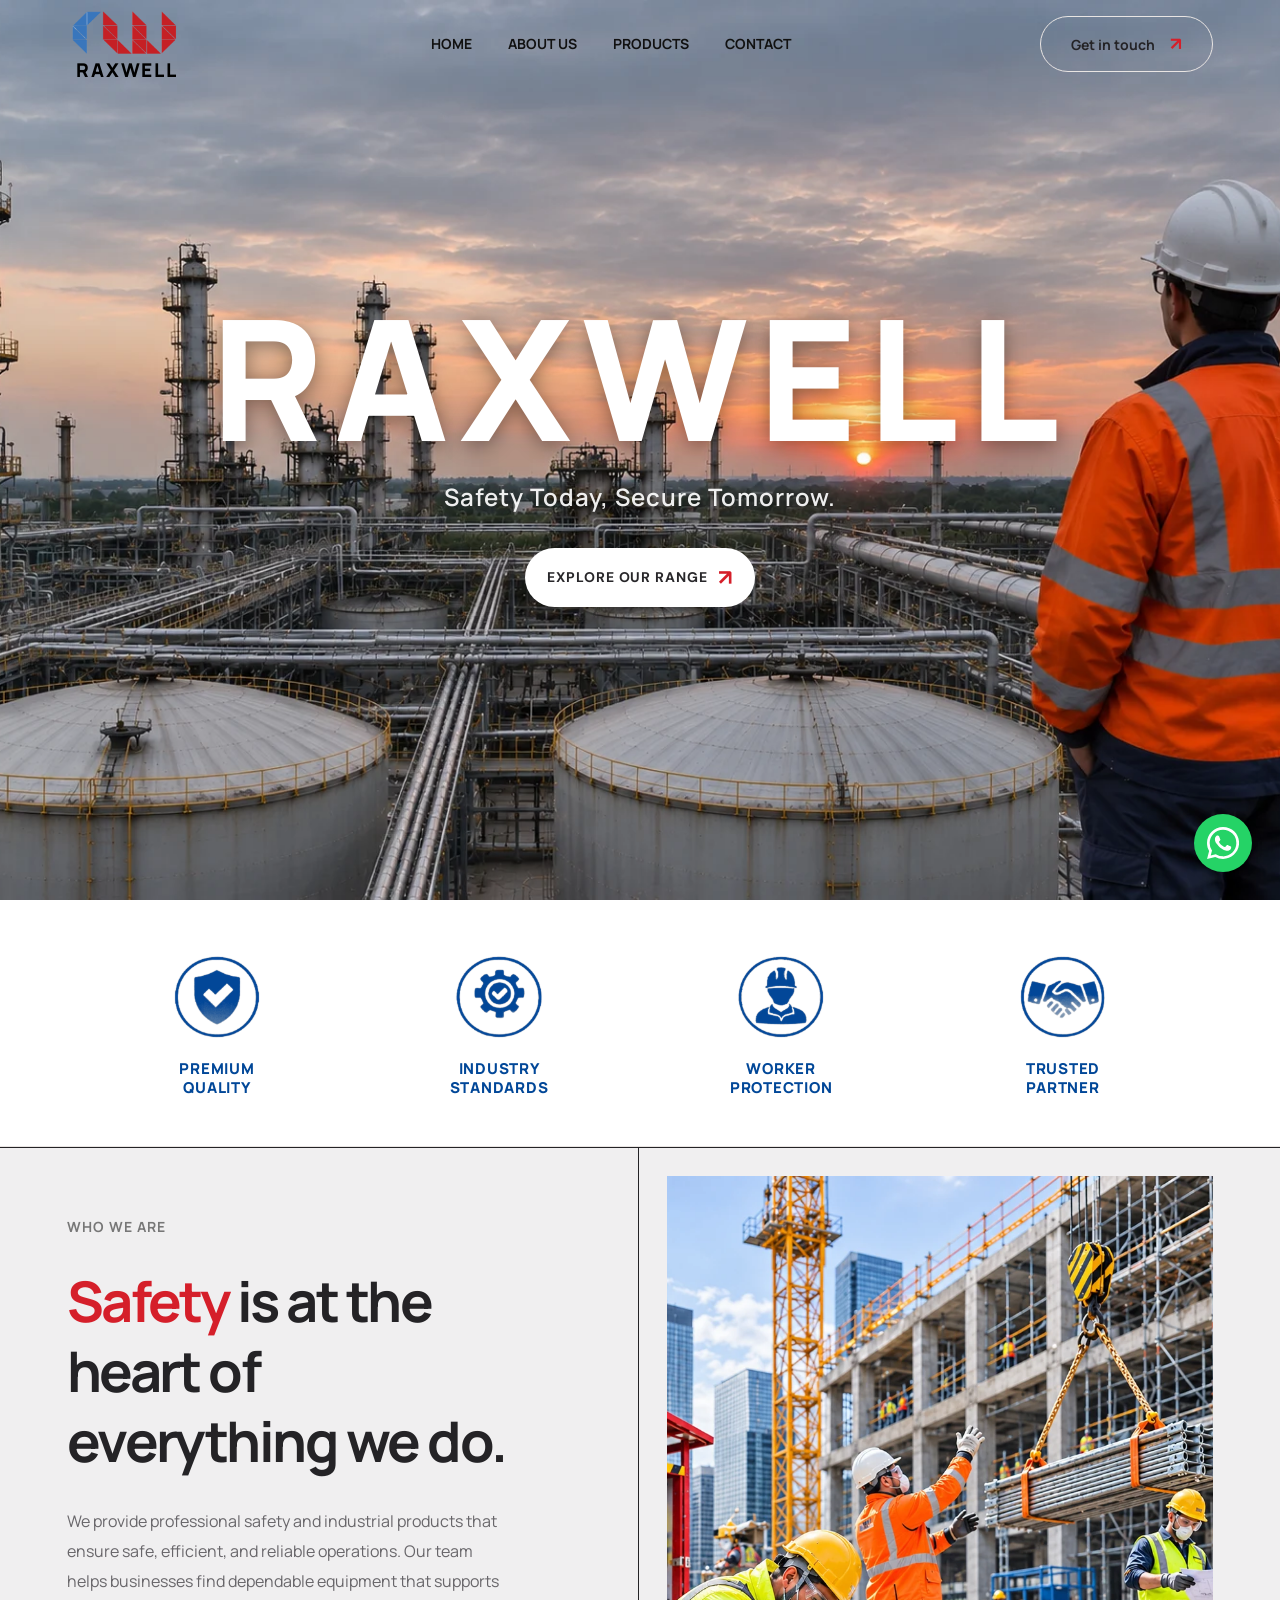
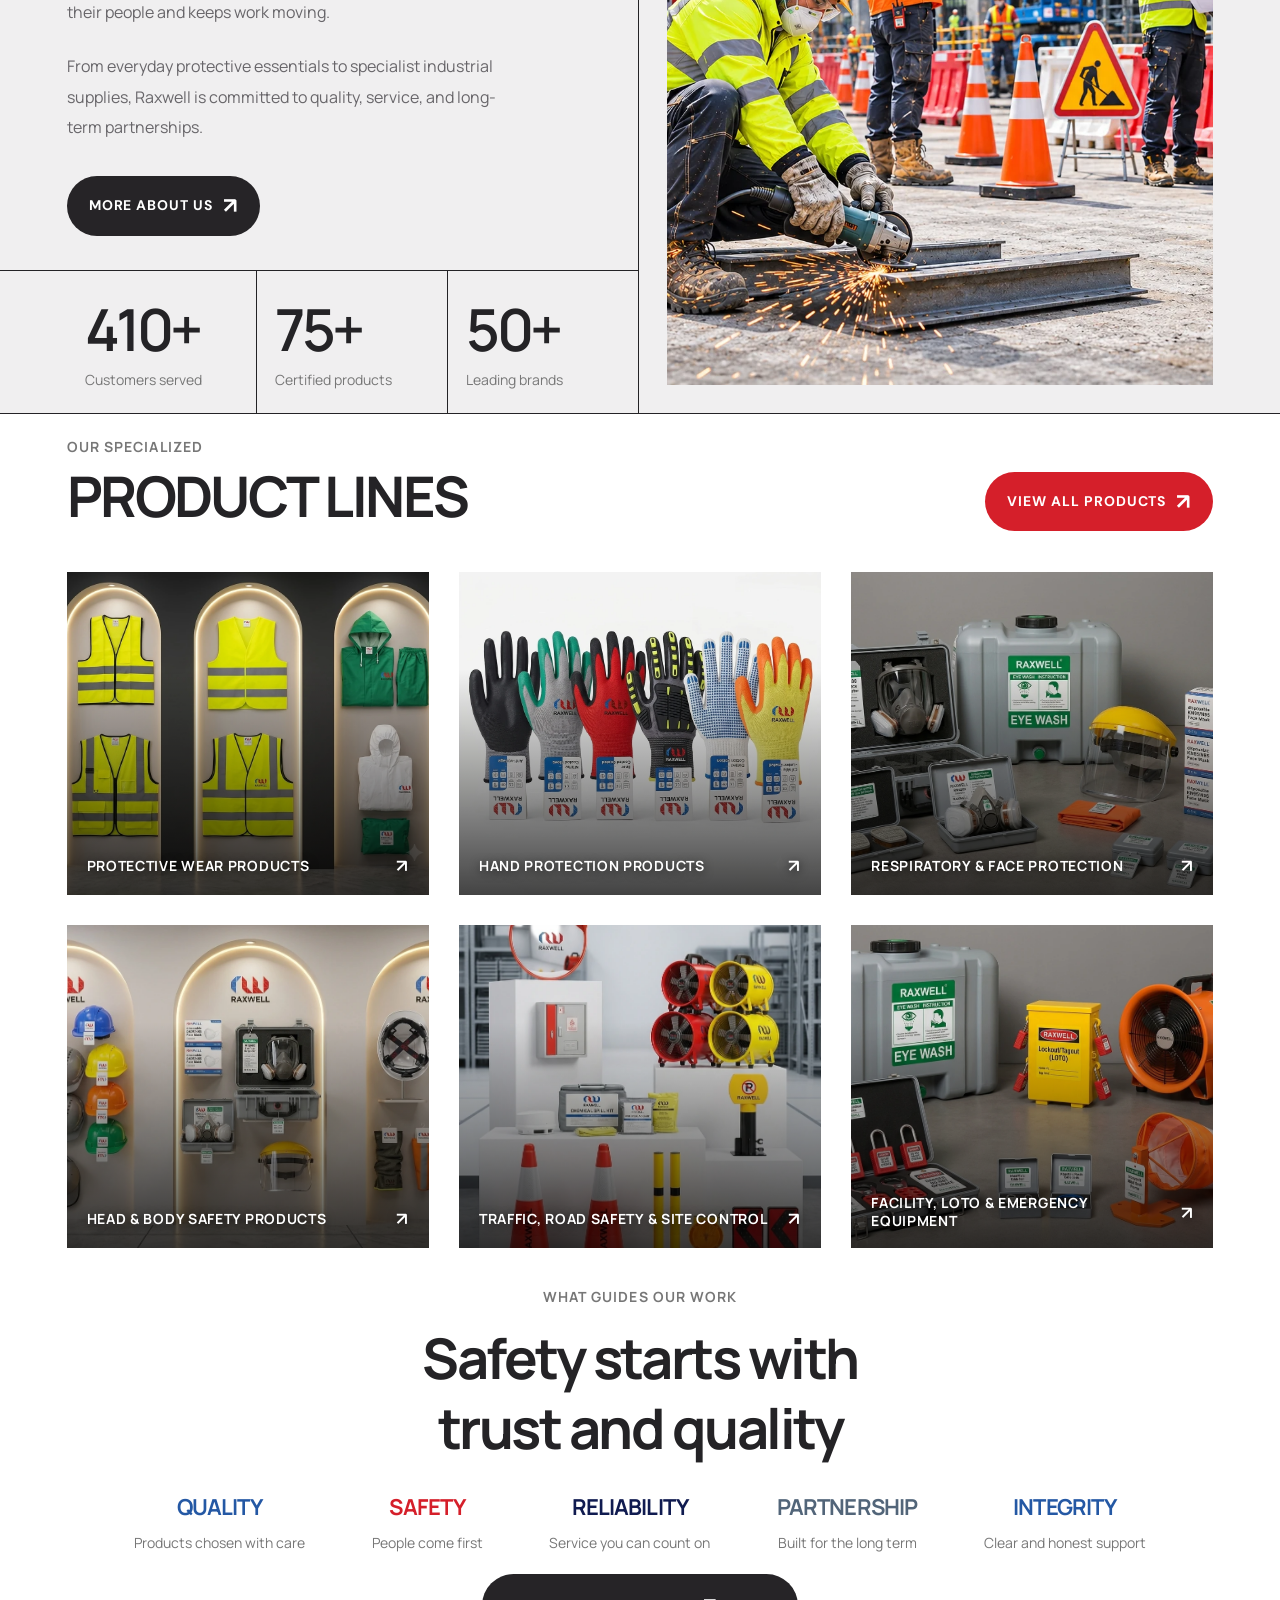
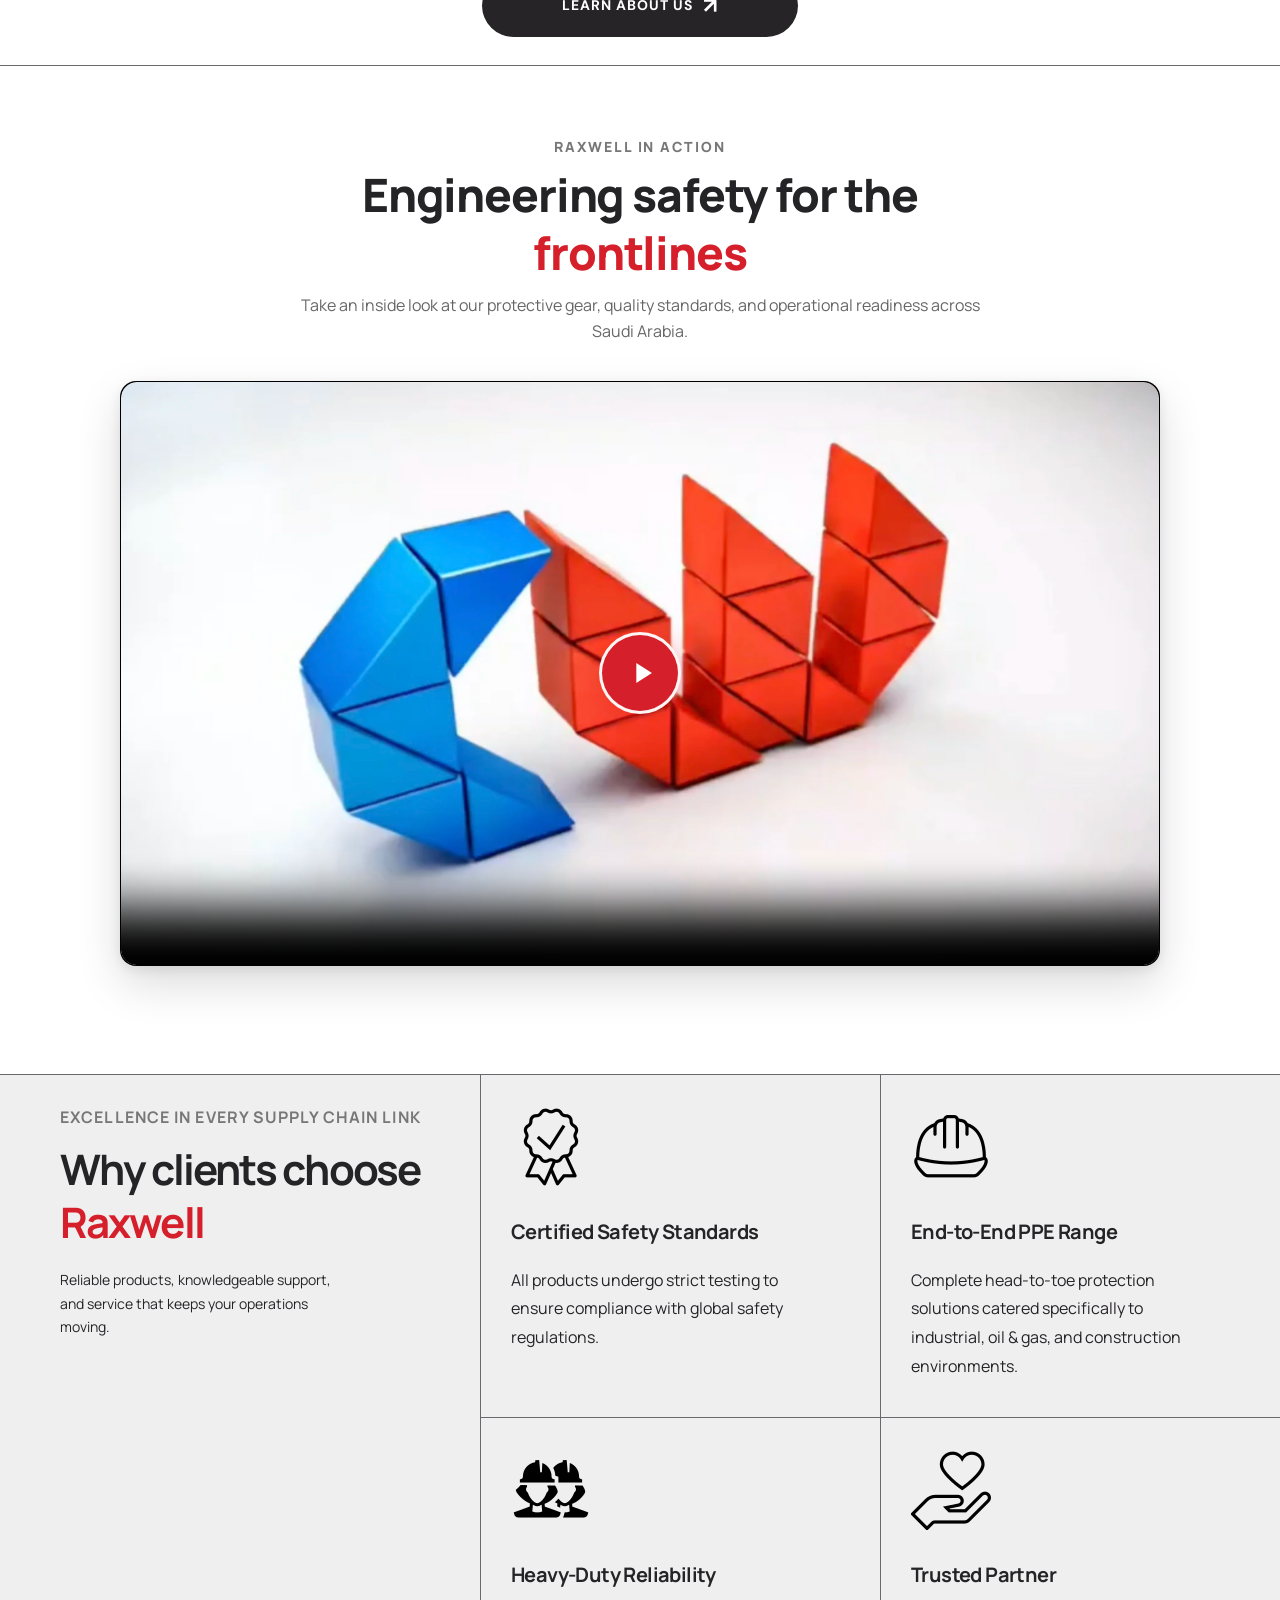
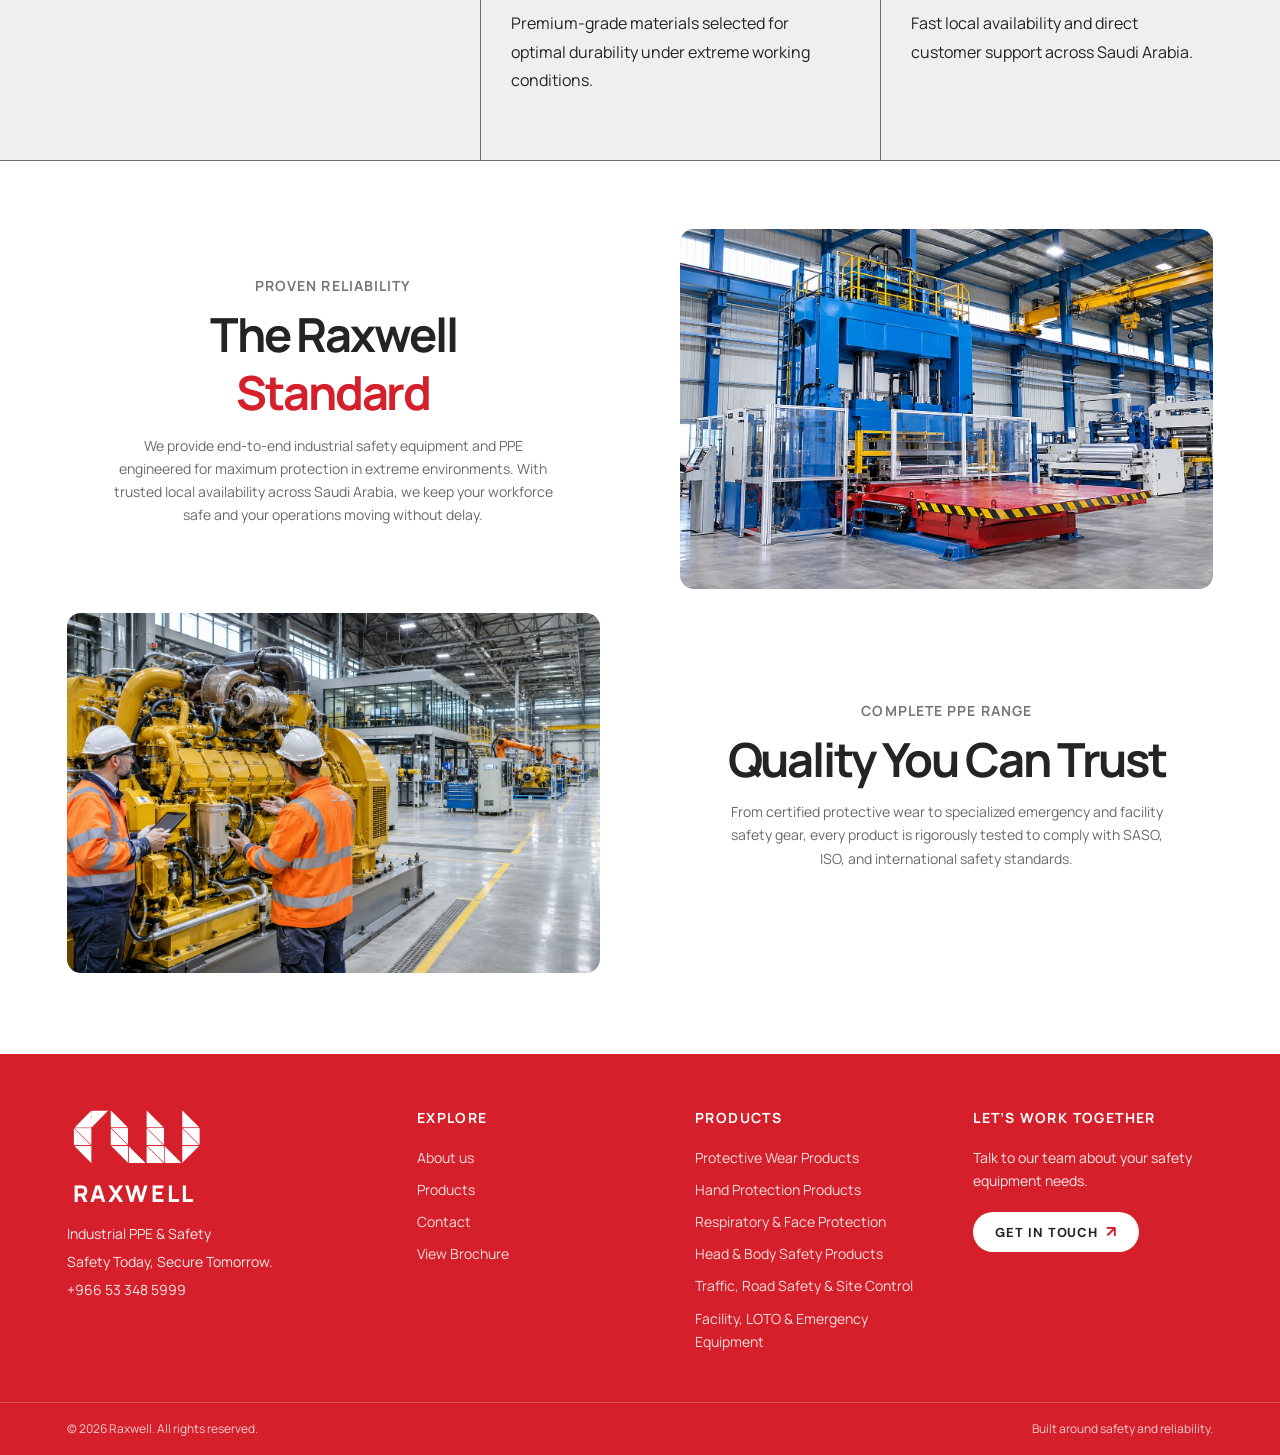
<file: index.html>
<!doctype html>
<html lang="en">
	<head>
		<meta charset="UTF-8" />
		<meta name="viewport" content="width=device-width, initial-scale=1.0" />
		<title>Raxwell | Industrial PPE &amp; Safety Equipment Supplier Saudi Arabia</title>
		<meta
			name="description"
			content="Raxwell is Saudi Arabia's trusted supplier of certified industrial PPE &amp; safety equipment: protective wear, safety gloves, head &amp; body protection, and facility safety gear."
		/>
		<meta name="robots" content="index, follow, max-image-preview:large, max-snippet:-1, max-video-preview:-1" />
		<link rel="canonical" href="https://www.raxwells.com/" />

		<!-- Geo Tags -->
		<meta name="geo.region" content="SA" />
		<meta name="geo.placename" content="Saudi Arabia" />

		<!-- Favicons -->
		<link rel="icon" type="image/x-icon" href="favicon.ico?v=2" />
		<link rel="icon" type="image/png" sizes="32x32" href="assets/favicon-32x32.png?v=2" />
		<link rel="icon" type="image/png" sizes="16x16" href="assets/favicon-16x16.png?v=2" />
		<link rel="apple-touch-icon" sizes="180x180" href="assets/apple-touch-icon.png?v=2" />

		<!-- Open Graph / Facebook / WhatsApp / LinkedIn -->
		<meta property="og:type" content="website" />
		<meta property="og:site_name" content="Raxwell Industrial Safety" />
		<meta property="og:url" content="https://www.raxwells.com/" />
		<meta property="og:title" content="Raxwell | Industrial PPE &amp; Safety Equipment Supplier Saudi Arabia" />
		<meta property="og:description" content="Trusted supplier of certified industrial safety equipment and PPE across Saudi Arabia. Protecting workforces in petrochemical, construction, and manufacturing sectors." />
		<meta property="og:image" content="https://www.raxwells.com/assets/hero-sunset.webp" />
		<meta property="og:image:width" content="1200" />
		<meta property="og:image:height" content="630" />
		<meta property="og:image:alt" content="Raxwell Industrial Safety Solutions" />
		<meta property="og:locale" content="en_US" />

		<!-- Twitter Cards -->
		<meta name="twitter:card" content="summary_large_image" />
		<meta name="twitter:url" content="https://www.raxwells.com/" />
		<meta name="twitter:title" content="Raxwell | Industrial PPE &amp; Safety Equipment Supplier Saudi Arabia" />
		<meta name="twitter:description" content="Trusted supplier of certified industrial safety equipment and PPE across Saudi Arabia." />
		<meta name="twitter:image" content="https://www.raxwells.com/assets/hero-sunset.webp" />

		<!-- Fonts & Stylesheet -->
		<link rel="preconnect" href="https://fonts.googleapis.com" />
		<link rel="preconnect" href="https://fonts.gstatic.com" crossorigin />
		<link
			href="https://fonts.googleapis.com/css2?family=DM+Sans:wght@400;500;600;700&family=Manrope:wght@400;500;600;700;800&display=swap"
			rel="stylesheet"
		/>
		<link rel="stylesheet" href="styles.css?v=9.7" />

		<!-- High-Priority Preload for Hero Images -->
		<link
			rel="preload"
			as="image"
			href="assets/hero-sunset.webp"
			media="(min-width: 769px)"
			type="image/webp"
			fetchpriority="high"
		/>
		<link
			rel="preload"
			as="image"
			href="assets/hero-mobile.webp"
			media="(max-width: 768px)"
			type="image/webp"
			fetchpriority="high"
		/>

		<!-- Schema.org Structured Data (JSON-LD) -->
		<script type="application/ld+json">
		{
			"@context": "https://schema.org",
			"@graph": [
				{
					"@type": ["Organization", "WholesaleStore"],
					"@id": "https://www.raxwells.com/#organization",
					"name": "Raxwell",
					"legalName": "Raxwell Industrial Safety",
					"url": "https://www.raxwells.com/",
					"logo": "https://www.raxwells.com/assets/raxwell-logo.png",
					"image": "https://www.raxwells.com/assets/hero-sunset.webp",
					"description": "Supplier and distributor of certified industrial PPE, safety gear, and workforce protective solutions across Saudi Arabia.",
					"email": "info@raxwells.com",
					"telephone": "+966533485999",
					"address": {
						"@type": "PostalAddress",
						"addressCountry": "SA"
					},
					"areaServed": {
						"@type": "Country",
						"name": "Saudi Arabia"
					},
					"priceRange": "$$",
					"contactPoint": {
						"@type": "ContactPoint",
						"telephone": "+966533485999",
						"contactType": "customer service",
						"email": "info@raxwells.com",
						"areaServed": "SA",
						"availableLanguage": ["English", "Arabic"]
					}
				},
				{
					"@type": "WebSite",
					"@id": "https://www.raxwells.com/#website",
					"url": "https://www.raxwells.com/",
					"name": "Raxwell Industrial Safety",
					"publisher": {
						"@id": "https://www.raxwells.com/#organization"
					},
					"inLanguage": "en"
				}
			]
		}
		</script>
	</head>
	<body>
		<header class="site-header">
			<a class="brand" href="/" aria-label="Raxwell home">
				<img src="assets/raxwell-logo.png" alt="Raxwell logo" />
				<span class="brand-title">RAXWELL</span>
			</a>
			<nav class="desktop-nav" aria-label="Main navigation">
				<a href="/">Home</a
				><a href="about-us">About us</a
				><a href="products">Products</a
				><a href="get-a-quote">Contact</a>
			</nav>
			<a class="header-cta" href="get-a-quote"
				>Get in touch <span>↗</span></a
			>
			<button
				class="menu-toggle"
				aria-label="Open navigation"
				onclick="document.body.classList.toggle('nav-open')"
			>
				☰
			</button>
		</header>

		<main>
			<section class="hero" id="home">
				<div class="hero-shade"></div>
				<div class="hero-content">
					<h1 class="hero-brand">RAXWELL <span class="sr-only">— Industrial Safety Equipment &amp; PPE Supplier Saudi Arabia</span></h1>
					<p class="hero-tagline">Safety Today, Secure Tomorrow.</p>
					<a class="pill pill-white" href="products"
						>Explore our range <span>↗</span></a
					>
				</div>
			</section>

			<section class="trust-pillars" aria-label="Core Standards">
				<div class="trust-pillars-row">
					<div class="trust-pillar-item">
						<div class="trust-pillar-icon">
							<img
								src="assets/badge-premium-quality.webp"
								alt="Premium Quality"
								width="90"
								height="90"
							/>
						</div>
						<p class="trust-pillar-title">PREMIUM<br />QUALITY</p>
					</div>
					<div class="trust-pillar-item">
						<div class="trust-pillar-icon">
							<img
								src="assets/badge-industry-standards.webp"
								alt="Industry Standards"
								width="90"
								height="90"
							/>
						</div>
						<p class="trust-pillar-title">INDUSTRY<br />STANDARDS</p>
					</div>
					<div class="trust-pillar-item">
						<div class="trust-pillar-icon">
							<img
								src="assets/badge-worker-protection.webp"
								alt="Worker Protection"
								width="90"
								height="90"
							/>
						</div>
						<p class="trust-pillar-title">WORKER<br />PROTECTION</p>
					</div>
					<div class="trust-pillar-item">
						<div class="trust-pillar-icon">
							<img
								src="assets/badge-trusted-partner.webp"
								alt="Trusted Partner"
								width="90"
								height="90"
							/>
						</div>
						<p class="trust-pillar-title">TRUSTED<br />PARTNER</p>
					</div>
				</div>
			</section>

			<section class="about section-wrap" id="about">
				<div class="about-copy">
					<p class="eyebrow">Who we are</p>
					<h2>
						<span style="color: var(--red)">Safety</span> is at the
						heart of everything we do.
					</h2>
					<p>
						We provide professional safety and industrial products
						that ensure safe, efficient, and reliable operations.
						Our team helps businesses find dependable equipment that
						supports their people and keeps work moving.
					</p>
					<p>
						From everyday protective essentials to specialist
						industrial supplies, Raxwell is committed to quality,
						service, and long-term partnerships.
					</p>
					<a class="pill pill-dark" href="about-us"
						>More about us <span>↗</span></a
					>
					<div class="stats">
						<div>
							<strong>410+</strong><span>Customers served</span>
						</div>
						<div>
							<strong>75+</strong><span>Certified products</span>
						</div>
						<div>
							<strong>50+</strong><span>Leading brands</span>
						</div>
					</div>
				</div>
				<div class="about-image image-frame">
					<img
						src="assets/homeimg.webp"
						alt="Industrial and construction safety team"
					/>
				</div>
			</section>

			<section class="products section-wrap" id="products">
				<div class="section-heading">
					<div>
						<p class="eyebrow">Our specialized</p>
						<h2>Product lines</h2>
					</div>
					<a class="pill pill-red" href="products"
						>View all products <span>↗</span></a
					>
				</div>
				<div class="product-grid">
					<a
						class="product-card"
						href="products#protective-wear-products"
						><img
							src="assets/protective-wear.webp"
							alt="Protective wear Products"
						/><span class="product-label"
							>Protective wear Products <b>↗</b></span
						></a
					>
					<a
						class="product-card"
						href="products#hand-protection-products"
						><img
							src="assets/hand-gloves.webp"
							alt="Hand Protection Products"
						/><span class="product-label"
							>Hand Protection Products <b>↗</b></span
						></a
					>
					<a
						class="product-card"
						href="products#respiratory-face-products"
						><img
							src="assets/respiratory-face-products.webp"
							alt="Respiratory protection masks, particulate filters and face shields"
						/><span class="product-label"
							>Respiratory & Face Protection <b>↗</b></span
						></a
					>
					<a
						class="product-card"
						href="products#head-body-safety-products"
						><img
							src="assets/head-body-safety-products.webp"
							alt="Head and body safety helmets, harnesses and fall protection gear"
						/><span class="product-label"
							>Head & Body Safety Products <b>↗</b></span
						></a
					>
					<a
						class="product-card"
						href="products#traffic-road-site-control"
						><img
							src="assets/traffic-road-site-control.webp"
							alt="Traffic road safety cones, warning barriers and site control supplies"
						/><span class="product-label"
							>Traffic, Road Safety & Site Control <b>↗</b></span
						></a
					>
					<a
						class="product-card"
						href="products#facility-emergency-equipment"
						><img
							src="assets/facility-emergency-equipment.webp"
							alt="Facility, LOTO and emergency safety equipment"
						/><span class="product-label"
							>Facility, LOTO & Emergency Equipment <b>↗</b></span
						></a
					>
				</div>
			</section>

			<section class="brands" id="brands">
				<p class="eyebrow">What guides our work</p>
				<h2>
					Safety starts with
					<br class="desktop-only" />
					trust and quality
				</h2>
				<div class="value-logos">
					<div class="value-mark blue">
						<b>QUALITY</b><small>Products chosen with care</small>
					</div>
					<div class="value-mark red">
						<b>SAFETY</b><small>People come first</small>
					</div>
					<div class="value-mark navy">
						<b>RELIABILITY</b
						><small>Service you can count on</small>
					</div>
					<div class="value-mark slate">
						<b>PARTNERSHIP</b><small>Built for the long term</small>
					</div>
					<div class="value-mark blue">
						<b>INTEGRITY</b><small>Clear and honest support</small>
					</div>
				</div>
				<a class="pill pill-dark" href="about-us"
					>Learn about us <span>↗</span></a
				>
			</section>

			<section class="video-showcase section-wrap" id="video-showcase">
				<div class="video-showcase-header">
					<p class="eyebrow">Raxwell in Action</p>
					<h2>
						Engineering safety for the
						<span style="color: var(--red)">frontlines</span>
					</h2>
					<p>
						Take an inside look at our protective gear, quality standards,
						and operational readiness across Saudi Arabia.
					</p>
				</div>
				<div class="video-showcase-player" id="video-showcase-player">
					<video
						id="showcase-video-elem"
						class="showcase-video"
						src="assets/VID-20260913-WA0006.mp4"
						poster="assets/video-poster.webp"
						preload="metadata"
						controls
						playsinline
					>
						Your browser does not support the video tag.
					</video>
					<button class="video-play-btn" id="video-play-trigger" aria-label="Play showcase video">
						<svg viewBox="0 0 24 24" width="34" height="34" fill="currentColor">
							<path d="M8 5v14l11-7z"/>
						</svg>
					</button>
				</div>
			</section>

			<section class="reasons">
				<div class="reason-intro">
					<p class="eyebrow">Excellence in every supply chain link</p>
					<h2>
						Why clients choose
						<span style="color: var(--red)">Raxwell</span>
					</h2>
					<p>
						Reliable products, knowledgeable support, and service
						that keeps your operations moving.
					</p>
				</div>
				<div class="card-holder">
					<article class="reason-card">
						<span class="reason-icon"
							><img
								width="80"
								height="80"
								src="assets/icons/guarantee--v1.webp"
								alt="guarantee--v1"
						/></span>
						<h3>Certified Safety Standards</h3>
						<p>
							All products undergo strict testing to ensure
							compliance with global safety regulations.
						</p>
					</article>
					<article class="reason-card">
						<span class="reason-icon"
							><img
								width="80"
								height="80"
								src="assets/icons/safety-hat.webp"
								alt="safety-hat"
						/></span>
						<h3>End-to-End PPE Range</h3>
						<p>
							Complete head-to-toe protection solutions catered
							specifically to industrial, oil & gas, and
							construction environments.
						</p>
					</article>
					<article class="reason-card">
						<span class="reason-icon"
							><img
								width="80"
								height="80"
								src="assets/icons/workers-female.webp"
								alt="workers-female"
						/></span>
						<h3>Heavy-Duty Reliability</h3>
						<p>
							Premium-grade materials selected for optimal
							durability under extreme working conditions.
						</p>
					</article>
					<article class="reason-card">
						<span class="reason-icon"
							><img
								width="80"
								height="80"
								src="assets/icons/trust--v1.webp"
								alt="trust--v1"
						/></span>
						<h3>Trusted Partner</h3>
						<p>
							Fast local availability and direct customer support
							across Saudi Arabia.
						</p>
					</article>
				</div>
			</section>

			<section class="vision-mission" id="why-choose-raxwell">
				<div class="vm-row vision-row">
					<div class="vm-copy">
						<p class="eyebrow">Proven Reliability</p>
						<h2>The Raxwell<br /><span style="color: var(--red)">Standard</span></h2>
						<p>
							We provide end-to-end industrial safety equipment and PPE
							engineered for maximum protection in extreme environments.
							With trusted local availability across Saudi Arabia, we keep
							your workforce safe and your operations moving without delay.
						</p>
					</div>
					<img
						src="assets/indus.webp"
						alt="Industrial plant machinery and safety"
					/>
				</div>
				<div class="vm-row mission-row">
					<img
						src="assets/eng.webp"
						alt="Engineers inspecting industrial machinery"
					/>
					<div class="vm-copy">
						<p class="eyebrow">Complete PPE Range</p>
						<h2>Quality You Can Trust</h2>
						<p>
							From certified protective wear to specialized emergency and
							facility safety gear, every product is rigorously tested to
							comply with SASO, ISO, and international safety standards.
						</p>
					</div>
				</div>
			</section>
		</main>

		<footer id="contact">
			<div class="footer-top">
				<div class="footer-brand">
					<img src="assets/logo4.png" alt="Raxwell" />
					<span class="footer-brand-title">RAXWELL</span>
					<p>Industrial PPE &amp; Safety</p>
					<p>Safety Today, Secure Tomorrow.</p>
					<p>+966 53 348 5999</p>
				</div>
				<div class="footer-col">
					<h4>Explore</h4>
					<a href="about-us">About us</a
					><a href="products">Products</a
					><a href="get-a-quote">Contact</a>
					<a href="Rexwell_Brochure Final -7.pdf">View Brochure</a>
				</div>
				<div class="footer-col">
					<h4>Products</h4>
					<a href="products#protective-wear-products"
						>Protective Wear Products</a
					><a href="products#hand-protection-products"
						>Hand Protection Products</a
					><a href="products#respiratory-face-products"
						>Respiratory & Face Protection</a
					>
					<a href="products#head-body-safety-products"
						>Head & Body Safety Products</a
					>
					<a href="products#traffic-road-site-control"
						>Traffic, Road Safety & Site Control</a
					>
					<a href="products#facility-emergency-equipment"
						>Facility, LOTO & Emergency Equipment</a
					>
				</div>
				<div class="footer-contact">
					<h4>Let’s work together</h4>
					<p>Talk to our team about your safety equipment needs.</p>
					<a class="pill pill-red" href="get-a-quote"
						>Get in touch <span>↗</span></a
					>
				</div>
			</div>
			<div class="footer-bottom">
				<span>© 2026 Raxwell. All rights reserved.</span
				><span>Built around safety and reliability.</span>
			</div>
		</footer>
		<script src="script.js?v=9.4"></script>

		<!-- WhatsApp Sticky Button -->
		<a
			href="https://wa.me/966533485999"
			class="whatsapp-sticky"
			target="_blank"
			rel="noopener noreferrer"
			aria-label="Chat with Raxwell on WhatsApp"
		>
			<svg viewBox="0 0 24 24" width="32" height="32" fill="currentColor" aria-hidden="true">
				<path d="M12.031 0C5.385 0 0 5.385 0 12.031c0 2.115.553 4.18 1.603 6.002L.05 24l6.126-1.554a11.96 11.96 0 0 0 5.855 1.516h.005c6.643 0 12.029-5.386 12.029-12.031 0-3.215-1.252-6.237-3.526-8.514C18.265 1.25 15.244 0 12.031 0zm0 22.01h-.004a9.98 9.98 0 0 1-5.093-1.396l-.365-.217-3.784.96.98-3.69-.238-.378a9.96 9.96 0 0 1-1.529-5.258c0-5.516 4.488-10.004 10.012-10.004 2.671 0 5.182 1.04 7.07 2.929a9.94 9.94 0 0 1 2.928 7.073c0 5.516-4.488 10.005-10.008 10.005zm5.48-7.489c-.3-.15-1.777-.876-2.052-.976-.275-.1-.475-.15-.675.15-.2.3-.775.976-.95 1.176-.175.2-.35.225-.65.075-.3-.15-1.267-.467-2.413-1.488-.892-.795-1.494-1.778-1.669-2.078-.175-.3-.019-.462.131-.611.135-.134.3-.35.45-.525.15-.175.2-.3.3-.5.1-.2.05-.375-.025-.525-.075-.15-.675-1.626-.925-2.227-.243-.585-.49-.505-.675-.515-.175-.008-.375-.01-.575-.01-.2 0-.525.075-.8.375-.275.3-1.05 1.026-1.05 2.502 0 1.476 1.075 2.902 1.225 3.102.15.2 2.115 3.23 5.123 4.529.716.31 1.275.495 1.71.633.72.228 1.374.196 1.892.119.577-.086 1.776-.726 2.026-1.426.25-.7.25-1.3.175-1.426-.075-.125-.275-.2-.575-.35z"/>
			</svg>
		</a>
	</body>
</html>
</file>
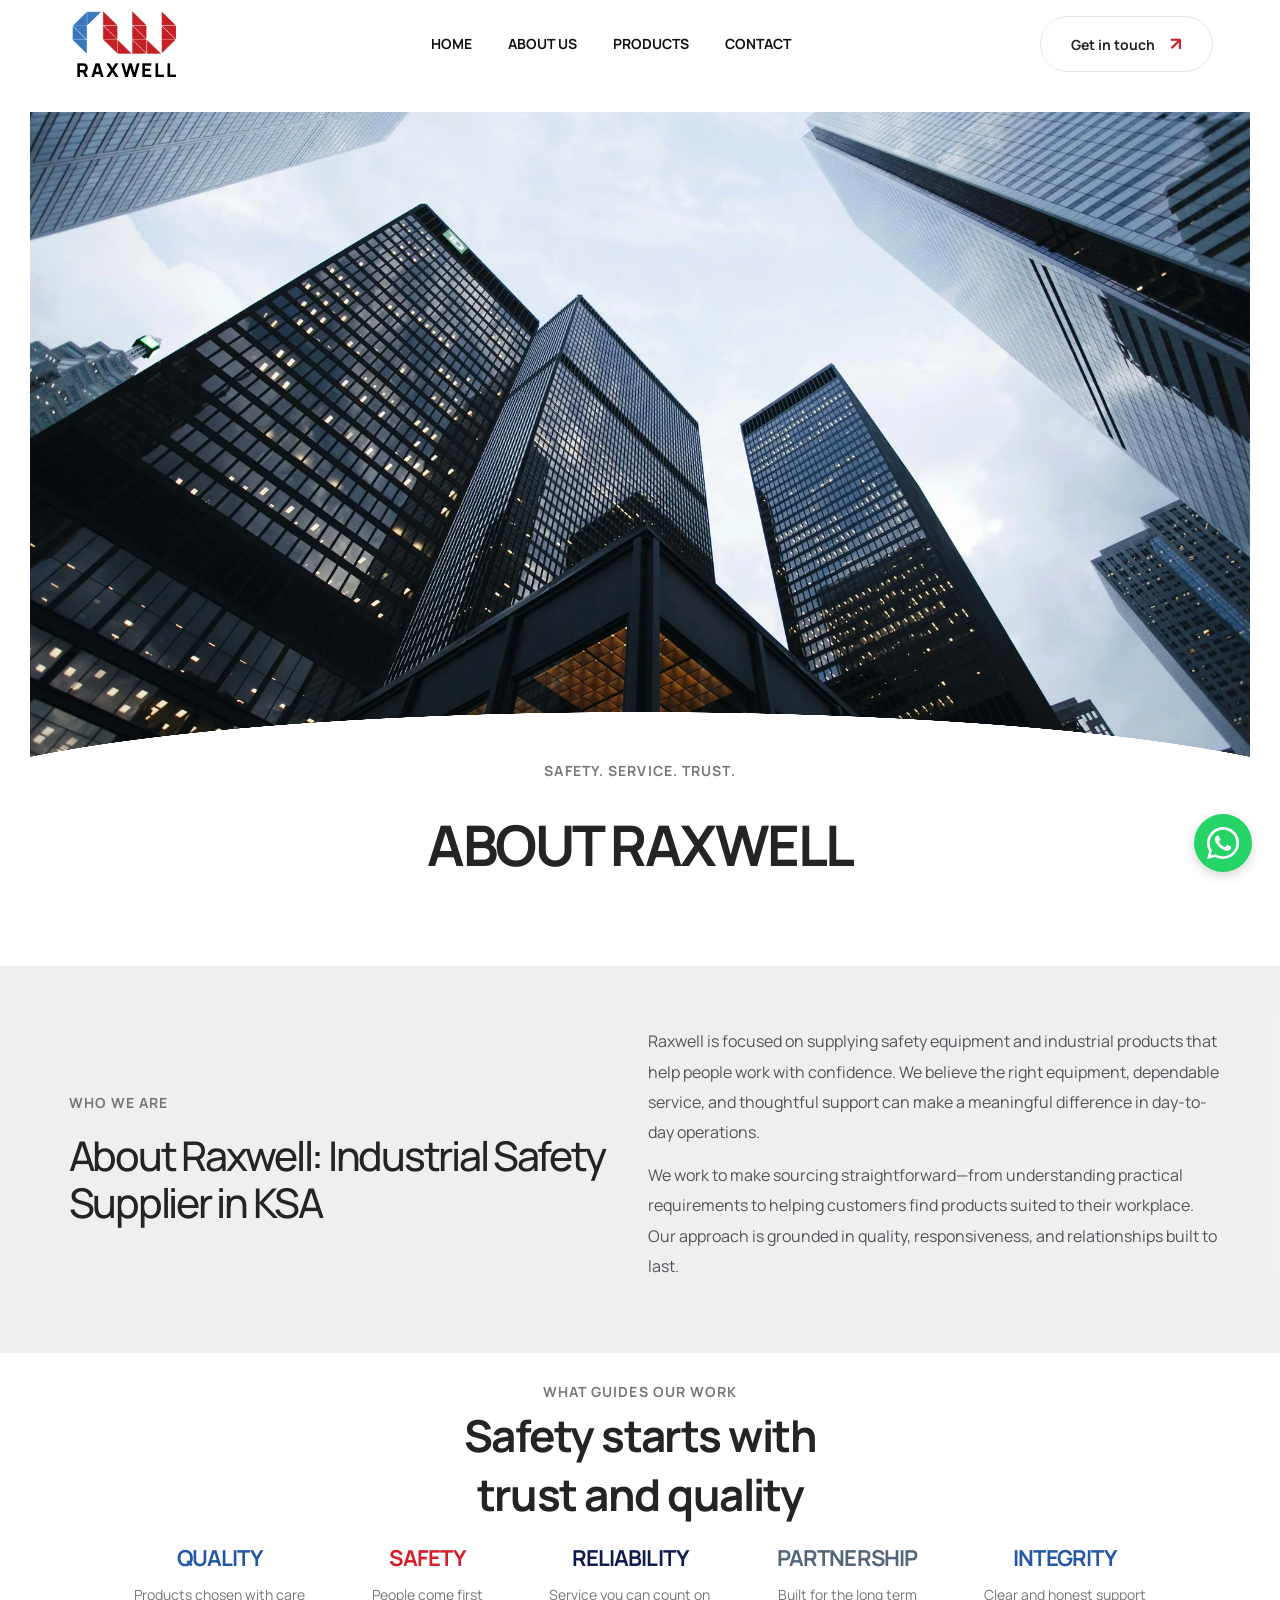
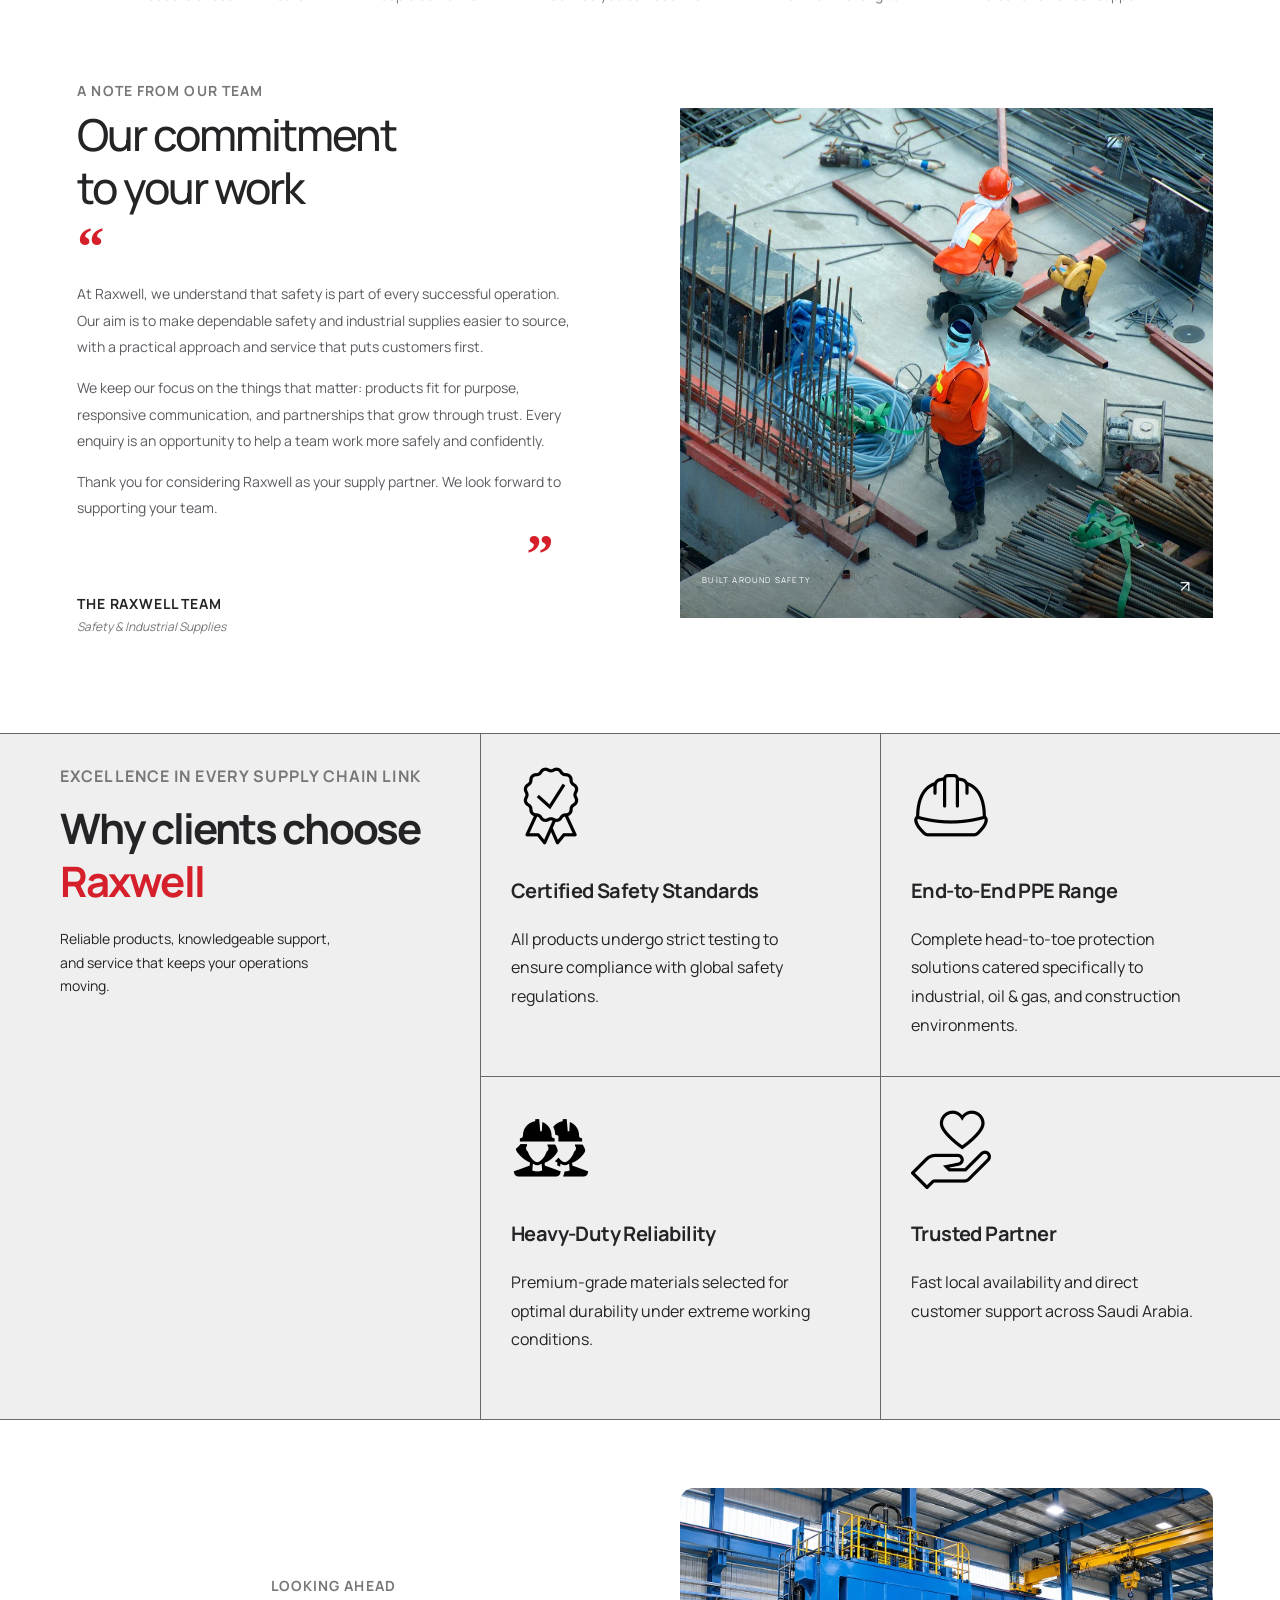
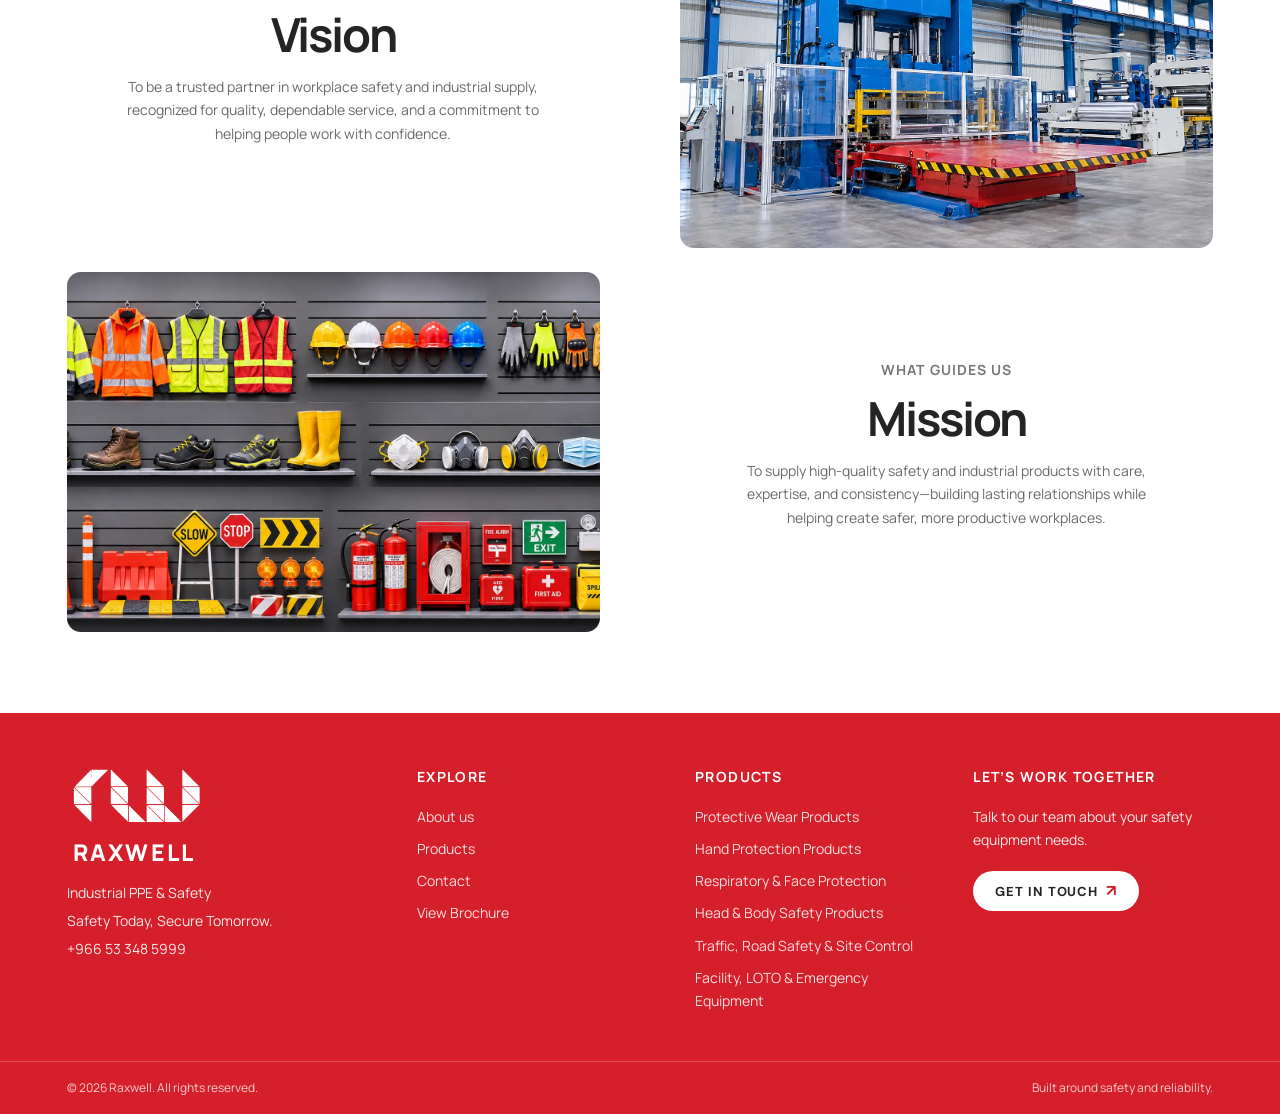
<file: about-us.html>
<!doctype html>
<html lang="en">
	<head>
		<meta charset="UTF-8" />
		<meta name="viewport" content="width=device-width, initial-scale=1.0" />
		<title>About Raxwell | Trusted Industrial Safety &amp; PPE Partner in KSA</title>
		<meta
			name="description"
			content="Learn about Raxwell's mission, certified safety standards, and commitment to workforce protection across Saudi Arabia's industrial &amp; petrochemical sectors."
		/>
		<meta name="robots" content="index, follow, max-image-preview:large, max-snippet:-1, max-video-preview:-1" />
		<link rel="canonical" href="https://www.raxwells.com/about-us" />

		<!-- Geo Tags -->
		<meta name="geo.region" content="SA" />
		<meta name="geo.placename" content="Saudi Arabia" />

		<!-- Favicons -->
		<link rel="icon" type="image/x-icon" href="favicon.ico?v=2" />
		<link rel="icon" type="image/png" sizes="32x32" href="assets/favicon-32x32.png?v=2" />
		<link rel="icon" type="image/png" sizes="16x16" href="assets/favicon-16x16.png?v=2" />
		<link rel="apple-touch-icon" sizes="180x180" href="assets/apple-touch-icon.png?v=2" />

		<!-- Open Graph / Facebook / WhatsApp / LinkedIn -->
		<meta property="og:type" content="website" />
		<meta property="og:site_name" content="Raxwell Industrial Safety" />
		<meta property="og:url" content="https://www.raxwells.com/about-us" />
		<meta property="og:title" content="About Raxwell | Trusted Industrial Safety &amp; PPE Partner in KSA" />
		<meta property="og:description" content="Committed to workforce protection and industrial safety excellence across Saudi Arabia. Certified gear, reliable supply chains, and honest partnership." />
		<meta property="og:image" content="https://www.raxwells.com/assets/hero-sunset.webp" />
		<meta property="og:image:width" content="1200" />
		<meta property="og:image:height" content="630" />
		<meta property="og:image:alt" content="About Raxwell Industrial Safety" />
		<meta property="og:locale" content="en_US" />

		<!-- Twitter Cards -->
		<meta name="twitter:card" content="summary_large_image" />
		<meta name="twitter:url" content="https://www.raxwells.com/about-us" />
		<meta name="twitter:title" content="About Raxwell | Trusted Industrial Safety &amp; PPE Partner in KSA" />
		<meta name="twitter:description" content="Committed to workforce protection and industrial safety excellence across Saudi Arabia." />
		<meta name="twitter:image" content="https://www.raxwells.com/assets/hero-sunset.webp" />

		<!-- Fonts & Stylesheet -->
		<link rel="preconnect" href="https://fonts.googleapis.com" />
		<link rel="preconnect" href="https://fonts.gstatic.com" crossorigin />
		<link
			href="https://fonts.googleapis.com/css2?family=DM+Sans:wght@400;500;600;700&family=Manrope:wght@400;500;600;700;800&display=swap"
			rel="stylesheet"
		/>
		<link rel="stylesheet" href="styles.css?v=9.7" />

		<!-- Schema.org Structured Data (JSON-LD) -->
		<script type="application/ld+json">
		{
			"@context": "https://schema.org",
			"@graph": [
				{
					"@type": "AboutPage",
					"@id": "https://www.raxwells.com/about-us#page",
					"url": "https://www.raxwells.com/about-us",
					"name": "About Raxwell Industrial Safety",
					"description": "Information about Raxwell, our values, industry certifications, and approach to supplying dependable safety gear across Saudi Arabia.",
					"isPartOf": {
						"@type": "WebSite",
						"name": "Raxwell Industrial Safety",
						"url": "https://www.raxwells.com/"
					},
					"breadcrumb": {
						"@id": "https://www.raxwells.com/about-us#breadcrumb"
					}
				},
				{
					"@type": "BreadcrumbList",
					"@id": "https://www.raxwells.com/about-us#breadcrumb",
					"itemListElement": [
						{
							"@type": "ListItem",
							"position": 1,
							"name": "Home",
							"item": "https://www.raxwells.com/"
						},
						{
							"@type": "ListItem",
							"position": 2,
							"name": "About Us",
							"item": "https://www.raxwells.com/about-us"
						}
					]
				}
			]
		}
		</script>
	</head>
	<body>
		<header class="site-header">
			<a class="brand" href="/" aria-label="Raxwell home">
				<img src="assets/raxwell-logo.png" alt="Raxwell logo" />
				<span class="brand-title">RAXWELL</span>
			</a>
			<nav class="desktop-nav" aria-label="Main navigation">
				<a href="/">Home</a
				>
				<a href="about-us">About us</a
				><a href="products">Products</a
				><a href="get-a-quote">Contact</a>
				
			</nav>
			<a class="header-cta" href="get-a-quote"
				>Get in touch <span>↗</span></a
			>
			<button
				class="menu-toggle"
				aria-label="Open navigation"
				onclick="document.body.classList.toggle('nav-open')"
			>
				☰
			</button>
		</header>
		<main>
			<section class="about-hero" aria-label="Modern architecture">
				<div class="about-img">
				<img
					src="assets/about_hero.webp"
					alt="Modern architecture and commercial facilities"
				/></div>
				<div class="hero-caption">
					<span class="eyebrow">SAFETY. SERVICE. TRUST.</span>
					<h2>ABOUT RAXWELL</h2>
				</div>
			</section>
			<section class="intro">
				<div class="intro-title">
					<p class="eyebrow">Who we are</p>
					<h1>About Raxwell: Industrial Safety Supplier in KSA</h1>
				</div>
				<div class="intro-copy">
					<p>
						Raxwell is focused on supplying safety equipment and
						industrial products that help people work with
						confidence. We believe the right equipment, dependable
						service, and thoughtful support can make a meaningful
						difference in day-to-day operations.
					</p>
					<p>
						We work to make sourcing straightforward—from
						understanding practical requirements to helping
						customers find products suited to their workplace. Our
						approach is grounded in quality, responsiveness, and
						relationships built to last.
					</p>
				</div>
			</section>
			<section class="values-strip">
				<p class="eyebrow">What guides our work</p>
				<h2>
					Safety starts with<br class="desktop-only" />
					trust and quality
				</h2>
				<div class="value-logos">
					<div class="value-mark blue">
						<b>QUALITY</b><small>Products chosen with care</small>
					</div>
					<div class="value-mark red">
						<b>SAFETY</b><small>People come first</small>
					</div>
					<div class="value-mark navy">
						<b>RELIABILITY</b
						><small>Service you can count on</small>
					</div>
					<div class="value-mark slate">
						<b>PARTNERSHIP</b><small>Built for the long term</small>
					</div>
					<div class="value-mark blue">
						<b>INTEGRITY</b><small>Clear and honest support</small>
					</div>
				</div>
			</section>
			<section class="message section-wrap">
				<div class="message-copy">
					<p class="eyebrow">A note from our team</p>
					<h2>Our commitment<br />to your work</h2>
					<span class="quote-mark">“</span>
					<p>
						At Raxwell, we understand that safety is part of every
						successful operation. Our aim is to make dependable
						safety and industrial supplies easier to source, with a
						practical approach and service that puts customers
						first.
					</p>
					<p>
						We keep our focus on the things that matter: products
						fit for purpose, responsive communication, and
						partnerships that grow through trust. Every enquiry is
						an opportunity to help a team work more safely and
						confidently.
					</p>
					<p>
						Thank you for considering Raxwell as your supply
						partner. We look forward to supporting your team.
					</p>
					<span class="quote-close">”</span>
					<div class="signature">
						<strong>THE RAXWELL TEAM</strong
						><small>Safety &amp; Industrial Supplies</small>
					</div>
				</div>
				<div class="message-image">
					<img
						src="assets/construction.webp"
						alt="Industrial safety and construction team at work"
					/><span class="image-tag"
						>BUILT AROUND SAFETY <b>↗</b></span
					>
				</div>
			</section>
			<section class="reasons">
				<div class="reason-intro">
					<p class="eyebrow">Excellence in every supply chain link</p>
					<h2>
						Why clients choose
						<span style="color: var(--red)">Raxwell</span>
					</h2>
					<p>
						Reliable products, knowledgeable support, and service
						that keeps your operations moving.
					</p>
				</div>
				<div class="card-holder">
					<article class="reason-card">
						<span class="reason-icon"
							><img
								width="80"
								height="80"
								src="assets/icons/guarantee--v1.webp"
								alt="guarantee--v1"
						/></span>
						<h3>Certified Safety Standards</h3>
						<p>
							All products undergo strict testing to ensure
							compliance with global safety regulations.
						</p>
					</article>
					<article class="reason-card">
						<span class="reason-icon"
							><img
								width="80"
								height="80"
								src="assets/icons/safety-hat.webp"
								alt="safety-hat"
						/></span>
						<h3>End-to-End PPE Range</h3>
						<p>
							Complete head-to-toe protection solutions catered
							specifically to industrial, oil & gas, and
							construction environments.
						</p>
					</article>
					<article class="reason-card">
						<span class="reason-icon"
							><img
								width="80"
								height="80"
								src="assets/icons/workers-female.webp"
								alt="workers-female"
						/></span>
						<h3>Heavy-Duty Reliability</h3>
						<p>
							Premium-grade materials selected for optimal
							durability under extreme working conditions.
						</p>
					</article>
					<article class="reason-card">
						<span class="reason-icon"
							><img
								width="80"
								height="80"
								src="assets/icons/trust--v1.webp"
								alt="trust--v1"
						/></span>
						<h3>Trusted Partner</h3>
						<p>
							Fast local availability and direct customer support
							across Saudi Arabia.
						</p>
					</article>
				</div>
			</section>
			<section class="vision-mission">
				<div class="vm-row vision-row">
					<div class="vm-copy">
						<p class="eyebrow">Looking ahead</p>
						<h2>Vision</h2>
						<p>
							To be a trusted partner in workplace safety and
							industrial supply, recognized for quality,
							dependable service, and a commitment to helping
							people work with confidence.
						</p>
					</div>
					<img
						src="assets/indus.webp"
						alt="Industrial plant machinery and safety"
					/>
				</div>
				<div class="vm-row mission-row">
					<img
						src="assets/eqp.webp"
						alt="Safety and Industrial Equipment"
					/>
					<div class="vm-copy">
						<p class="eyebrow">What guides us</p>
						<h2>Mission</h2>
						<p>
							To supply high-quality safety and industrial
							products with care, expertise, and
							consistency—building lasting relationships while
							helping create safer, more productive workplaces.
						</p>
					</div>
				</div>
			</section>
		</main>
		<footer id="contact">
			<div class="footer-top">
				<div class="footer-brand">
					<img src="assets/logo4.png" alt="Raxwell" />
					<span class="footer-brand-title">RAXWELL</span>
					<p>Industrial PPE &amp; Safety</p>
					<p>Safety Today, Secure Tomorrow.</p>
					<p>+966 53 348 5999</p>
				</div>
				<div class="footer-col">
					<h4>Explore</h4>
					<a href="about-us">About us</a
					><a href="products">Products</a
					><a href="get-a-quote">Contact</a><a href="Rexwell_Brochure Final -7.pdf">View Brochure</a
					>
				</div>
				<div class="footer-col">
					<h4>Products</h4>
					<a href="products#protective-wear-products"
						>Protective Wear Products</a
					><a href="products#hand-protection-products"
						>Hand Protection Products</a
					><a href="products#respiratory-face-products"
						>Respiratory & Face Protection</a
					>
					<a href="products#head-body-safety-products"
						>Head & Body Safety Products</a
					>
					<a href="products#traffic-road-site-control"
						>Traffic, Road Safety & Site Control</a
					>
					<a href="products#facility-emergency-equipment"
						>Facility, LOTO & Emergency Equipment</a
					>
				</div>
				<div class="footer-contact">
					<h4>Let’s work together</h4>
					<p>Talk to our team about your safety equipment needs.</p>
					<a class="pill pill-red" href="get-a-quote"
						>Get in touch <span>↗</span></a
					>
				</div>
			</div>
			<div class="footer-bottom">
				<span>© 2026 Raxwell. All rights reserved.</span
				><span>Built around safety and reliability.</span>
			</div>
		</footer>
		<script src="script.js?v=2.1"></script>

		<!-- WhatsApp Sticky Button -->
		<a
			href="https://wa.me/966533485999"
			class="whatsapp-sticky"
			target="_blank"
			rel="noopener noreferrer"
			aria-label="Chat with Raxwell on WhatsApp"
		>
			<svg viewBox="0 0 24 24" width="32" height="32" fill="currentColor" aria-hidden="true">
				<path d="M12.031 0C5.385 0 0 5.385 0 12.031c0 2.115.553 4.18 1.603 6.002L.05 24l6.126-1.554a11.96 11.96 0 0 0 5.855 1.516h.005c6.643 0 12.029-5.386 12.029-12.031 0-3.215-1.252-6.237-3.526-8.514C18.265 1.25 15.244 0 12.031 0zm0 22.01h-.004a9.98 9.98 0 0 1-5.093-1.396l-.365-.217-3.784.96.98-3.69-.238-.378a9.96 9.96 0 0 1-1.529-5.258c0-5.516 4.488-10.004 10.012-10.004 2.671 0 5.182 1.04 7.07 2.929a9.94 9.94 0 0 1 2.928 7.073c0 5.516-4.488 10.005-10.008 10.005zm5.48-7.489c-.3-.15-1.777-.876-2.052-.976-.275-.1-.475-.15-.675.15-.2.3-.775.976-.95 1.176-.175.2-.35.225-.65.075-.3-.15-1.267-.467-2.413-1.488-.892-.795-1.494-1.778-1.669-2.078-.175-.3-.019-.462.131-.611.135-.134.3-.35.45-.525.15-.175.2-.3.3-.5.1-.2.05-.375-.025-.525-.075-.15-.675-1.626-.925-2.227-.243-.585-.49-.505-.675-.515-.175-.008-.375-.01-.575-.01-.2 0-.525.075-.8.375-.275.3-1.05 1.026-1.05 2.502 0 1.476 1.075 2.902 1.225 3.102.15.2 2.115 3.23 5.123 4.529.716.31 1.275.495 1.71.633.72.228 1.374.196 1.892.119.577-.086 1.776-.726 2.026-1.426.25-.7.25-1.3.175-1.426-.075-.125-.275-.2-.575-.35z"/>
			</svg>
		</a>
	</body>
</html>
</file>
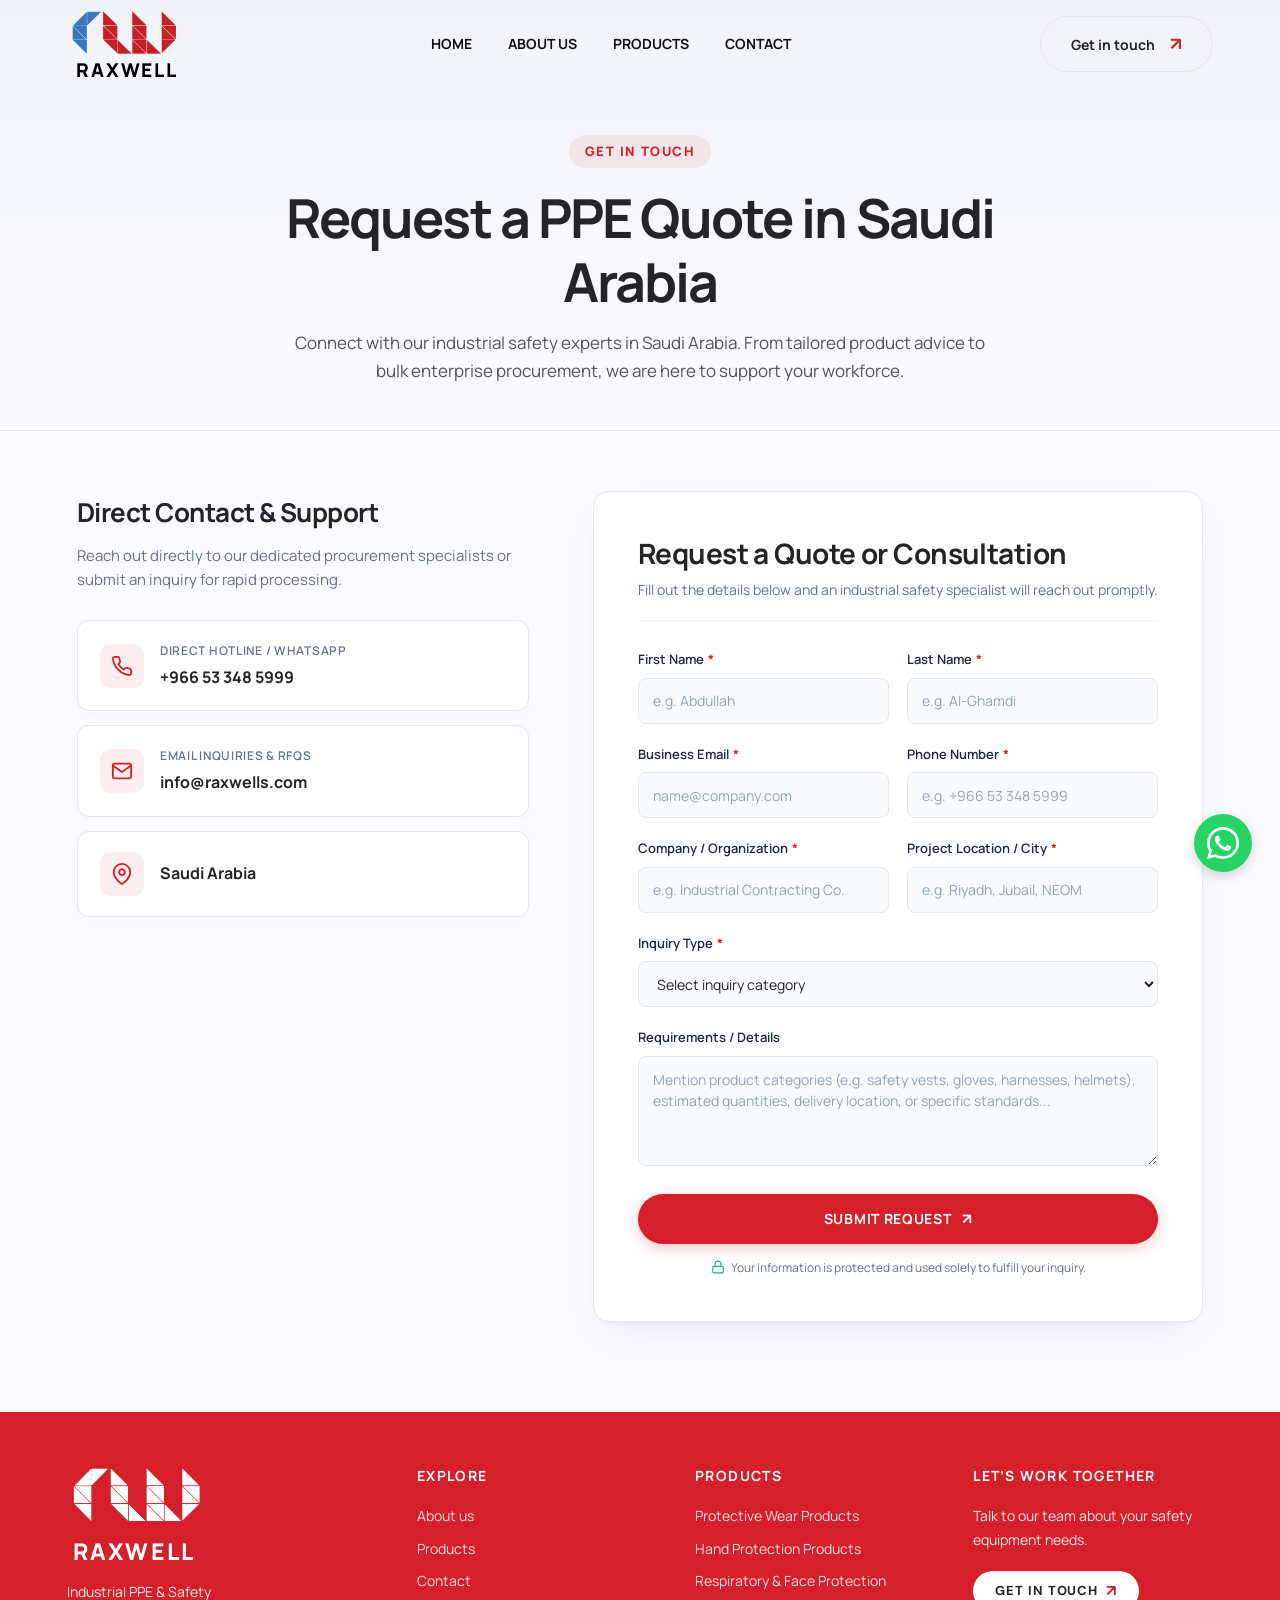
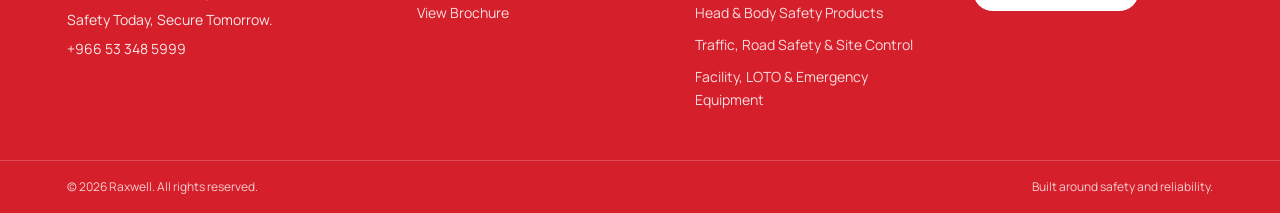
<file: get-a-quote.html>
<!doctype html>
<html lang="en">
	<head>
		<meta charset="UTF-8" />
		<meta name="viewport" content="width=device-width, initial-scale=1.0" />
		<title>Get a Quote | Industrial PPE Procurement &amp; Inquiries | Raxwell</title>
		<meta
			name="description"
			content="Request a quote for bulk industrial safety equipment and PPE from Raxwell Saudi Arabia. Fast response typically within 24 hours, custom procurement &amp; reliable delivery."
		/>
		<meta name="robots" content="index, follow, max-image-preview:large, max-snippet:-1, max-video-preview:-1" />
		<link rel="canonical" href="https://www.raxwells.com/get-a-quote" />

		<!-- Geo Tags -->
		<meta name="geo.region" content="SA" />
		<meta name="geo.placename" content="Saudi Arabia" />

		<!-- Favicons -->
		<link rel="icon" type="image/x-icon" href="favicon.ico?v=2" />
		<link rel="icon" type="image/png" sizes="32x32" href="assets/favicon-32x32.png?v=2" />
		<link rel="icon" type="image/png" sizes="16x16" href="assets/favicon-16x16.png?v=2" />
		<link rel="apple-touch-icon" sizes="180x180" href="assets/apple-touch-icon.png?v=2" />

		<!-- Open Graph / Facebook / WhatsApp / LinkedIn -->
		<meta property="og:type" content="website" />
		<meta property="og:site_name" content="Raxwell Industrial Safety" />
		<meta property="og:url" content="https://www.raxwells.com/get-a-quote" />
		<meta property="og:title" content="Get a Quote | Industrial PPE Procurement &amp; Inquiries | Raxwell" />
		<meta property="og:description" content="Request quotes and consultations for certified safety gear, high-visibility clothing, safety gloves, and site emergency equipment across KSA." />
		<meta property="og:image" content="https://www.raxwells.com/assets/hero-sunset.webp" />
		<meta property="og:image:width" content="1200" />
		<meta property="og:image:height" content="630" />
		<meta property="og:image:alt" content="Contact Raxwell Industrial Safety" />
		<meta property="og:locale" content="en_US" />

		<!-- Twitter Cards -->
		<meta name="twitter:card" content="summary_large_image" />
		<meta name="twitter:url" content="https://www.raxwells.com/get-a-quote" />
		<meta name="twitter:title" content="Get a Quote | Industrial PPE Procurement &amp; Inquiries | Raxwell" />
		<meta name="twitter:description" content="Request quotes and consultations for certified safety gear and PPE in Saudi Arabia." />
		<meta name="twitter:image" content="https://www.raxwells.com/assets/hero-sunset.webp" />

		<!-- Fonts & Stylesheet -->
		<link rel="preconnect" href="https://fonts.googleapis.com" />
		<link rel="preconnect" href="https://fonts.gstatic.com" crossorigin />
		<link
			href="https://fonts.googleapis.com/css2?family=DM+Sans:wght@400;500;600;700&family=Manrope:wght@400;500;600;700;800&display=swap"
			rel="stylesheet"
		/>
		<link rel="stylesheet" href="styles.css?v=9.7" />

		<!-- Schema.org Structured Data (JSON-LD) -->
		<script type="application/ld+json">
		{
			"@context": "https://schema.org",
			"@graph": [
				{
					"@type": "ContactPage",
					"@id": "https://www.raxwells.com/get-a-quote#page",
					"url": "https://www.raxwells.com/get-a-quote",
					"name": "Contact & Request a Quote | Raxwell",
					"description": "Get in touch with Raxwell's industrial safety team in Saudi Arabia for technical inquiries, product quotes, and custom procurement orders.",
					"isPartOf": {
						"@type": "WebSite",
						"name": "Raxwell Industrial Safety",
						"url": "https://www.raxwells.com/"
					},
					"breadcrumb": {
						"@id": "https://www.raxwells.com/get-a-quote#breadcrumb"
					}
				},
				{
					"@type": "BreadcrumbList",
					"@id": "https://www.raxwells.com/get-a-quote#breadcrumb",
					"itemListElement": [
						{
							"@type": "ListItem",
							"position": 1,
							"name": "Home",
							"item": "https://www.raxwells.com/"
						},
						{
							"@type": "ListItem",
							"position": 2,
							"name": "Get a Quote",
							"item": "https://www.raxwells.com/get-a-quote"
						}
					]
				}
			]
		}
		</script>
	</head>
	<body class="contact-page-body">
		<header class="site-header">
			<a class="brand" href="/" aria-label="Raxwell home">
				<img src="assets/raxwell-logo.png" alt="Raxwell logo" />
				<span class="brand-title">RAXWELL</span>
			</a>
			<nav class="desktop-nav" aria-label="Main navigation">
				<a href="/">Home</a>
				<a href="about-us">About us</a>
				<a href="products">Products</a>
				<a href="get-a-quote">Contact</a>
			</nav>
			<a class="header-cta" href="get-a-quote"
				>Get in touch <span>↗</span></a
			>
			<button
				class="menu-toggle"
				aria-label="Open navigation"
				onclick="document.body.classList.toggle('nav-open')"
			>
				☰
			</button>
		</header>

		<main class="contact-page-main">
			<!-- Hero Header -->
			<section class="contact-hero">
				<div class="contact-hero-container">
					<span class="contact-eyebrow">GET IN TOUCH</span>
					<h1>Request a PPE Quote in Saudi Arabia</h1>
					<p class="contact-hero-desc">
						Connect with our industrial safety experts in Saudi Arabia. From tailored product advice to bulk enterprise procurement, we are here to support your workforce.
					</p>
				</div>
			</section>

			<!-- Contact Content Section -->
			<section class="contact-content-section">
				<div class="contact-container">
					<!-- Left: Direct Info & Trust Cards -->
					<div class="contact-info-panel">
						<div class="contact-info-header">
							<h3>Direct Contact & Support</h3>
							<p>Reach out directly to our dedicated procurement specialists or submit an inquiry for rapid processing.</p>
						</div>

						<div class="contact-cards-stack">
							<!-- Card 1: Phone -->
							<a href="tel:+966533485999" class="contact-card-link">
								<div class="contact-info-card">
									<div class="contact-icon-box">
										<svg width="22" height="22" viewBox="0 0 24 24" fill="none" stroke="currentColor" stroke-width="2" stroke-linecap="round" stroke-linejoin="round"><path d="M22 16.92v3a2 2 0 0 1-2.18 2 19.79 19.79 0 0 1-8.63-3.07 19.5 19.5 0 0 1-6-6 19.79 19.79 0 0 1-3.07-8.67A2 2 0 0 1 4.11 2h3a2 2 0 0 1 2 1.72 12.84 12.84 0 0 0 .7 2.81 2 2 0 0 1-.45 2.11L8.09 9.91a16 16 0 0 0 6 6l1.27-1.27a2 2 0 0 1 2.11-.45 12.84 12.84 0 0 0 2.81.7A2 2 0 0 1 22 16.92z"></path></svg>
									</div>
									<div class="contact-card-text">
										<span class="contact-card-label">Direct Hotline / WhatsApp</span>
										<strong class="contact-card-val">+966 53 348 5999</strong>
									</div>
								</div>
							</a>

							<!-- Card 2: Email -->
							<a href="mailto:info@raxwells.com" class="contact-card-link">
								<div class="contact-info-card">
									<div class="contact-icon-box">
										<svg width="22" height="22" viewBox="0 0 24 24" fill="none" stroke="currentColor" stroke-width="2" stroke-linecap="round" stroke-linejoin="round"><path d="M4 4h16c1.1 0 2 .9 2 2v12c0 1.1-.9 2-2 2H4c-1.1 0-2-.9-2-2V6c0-1.1.9-2 2-2z"></path><polyline points="22,6 12,13 2,6"></polyline></svg>
									</div>
									<div class="contact-card-text">
										<span class="contact-card-label">Email Inquiries & RFQs</span>
										<strong class="contact-card-val">info@raxwells.com</strong>
									</div>
								</div>
							</a>

							<!-- Card 3: Location -->
							<div class="contact-info-card">
								<div class="contact-icon-box">
									<svg width="22" height="22" viewBox="0 0 24 24" fill="none" stroke="currentColor" stroke-width="2" stroke-linecap="round" stroke-linejoin="round"><path d="M21 10c0 7-9 13-9 13s-9-6-9-13a9 9 0 0 1 18 0z"></path><circle cx="12" cy="10" r="3"></circle></svg>
								</div>
								<div class="contact-card-text">
									<strong class="contact-card-val">Saudi Arabia</strong>
								</div>
							</div>
						</div>
					</div>

					<!-- Right: Modern Elevated Form Card -->
					<div class="contact-form-panel">
						<div class="contact-form-card">
							<div class="contact-form-header">
								<h2>Request a Quote or Consultation</h2>
								<p>Fill out the details below and an industrial safety specialist will reach out promptly.</p>
							</div>

							<form class="modern-contact-form" id="quote-form" action="https://formspree.io/f/xrpprlaq" method="POST">
								<!-- Formspree Subject & Anti-spam Honeypot -->
								<input type="hidden" name="_subject" value="New Quote Request - Raxwell Website" />
								<input type="text" name="_gotcha" style="display:none !important;" tabindex="-1" autocomplete="off" />

								<div class="form-grid">
									<!-- Name Fields -->
									<div class="form-group">
										<label for="contact-first">First Name <span class="req">*</span></label>
										<input id="contact-first" name="firstName" type="text" placeholder="e.g. Abdullah" required />
									</div>

									<div class="form-group">
										<label for="contact-last">Last Name <span class="req">*</span></label>
										<input id="contact-last" name="lastName" type="text" placeholder="e.g. Al-Ghamdi" required />
									</div>

									<!-- Email Field -->
									<div class="form-group">
										<label for="contact-email">Business Email <span class="req">*</span></label>
										<input id="contact-email" name="email" type="email" placeholder="name@company.com" required />
									</div>

									<!-- Phone Field -->
									<div class="form-group">
										<label for="contact-phone">Phone Number <span class="req">*</span></label>
										<input id="contact-phone" name="phone" type="tel" placeholder="e.g. +966 53 348 5999" required />
									</div>

									<!-- Company Name -->
									<div class="form-group">
										<label for="contact-company">Company / Organization <span class="req">*</span></label>
										<input id="contact-company" name="company" type="text" placeholder="e.g. Industrial Contracting Co." required />
									</div>

									<!-- Project Location -->
									<div class="form-group">
										<label for="contact-location">Project Location / City <span class="req">*</span></label>
										<input id="contact-location" name="location" type="text" placeholder="e.g. Riyadh, Jubail, NEOM" required />
									</div>

									<!-- Inquiry Type -->
									<div class="form-group form-group-full">
										<label for="contact-inquiry">Inquiry Type <span class="req">*</span></label>
										<select id="contact-inquiry" name="inquiryType" required>
											<option value="" disabled selected>Select inquiry category</option>
											<option value="RFQ / Product Quote">Request an Official Quote (RFQ)</option>
											<option value="Bulk PPE Procurement">Bulk PPE & Safety Equipment Procurement</option>
											<option value="Safety Consultation">Technical Safety Consultation & SASO Compliance</option>
											<option value="Vendor / Partnership">Vendor / Supplier Partnership</option>
											<option value="Other">General Inquiry</option>
										</select>
									</div>

									<!-- Requirements / Message -->
									<div class="form-group form-group-full">
										<label for="contact-message">Requirements / Details</label>
										<textarea id="contact-message" name="message" rows="4" placeholder="Mention product categories (e.g. safety vests, gloves, harnesses, helmets), estimated quantities, delivery location, or specific standards..."></textarea>
									</div>
								</div>

								<div class="form-submit-wrap">
									<button class="contact-submit-btn" type="submit">
										Submit Request <span>↗</span>
									</button>
									<div class="form-status-error" id="form-error" style="display: none;" role="alert">
										<svg width="18" height="18" viewBox="0 0 24 24" fill="none" stroke="currentColor" stroke-width="2" stroke-linecap="round" stroke-linejoin="round"><circle cx="12" cy="12" r="10"></circle><line x1="12" y1="8" x2="12" y2="12"></line><line x1="12" y1="16" x2="12.01" y2="16"></line></svg>
										<span class="error-text">There was an issue submitting your request. Please try again.</span>
									</div>
									<p class="form-privacy-note">
										<svg width="14" height="14" viewBox="0 0 24 24" fill="none" stroke="currentColor" stroke-width="2" stroke-linecap="round" stroke-linejoin="round"><rect x="3" y="11" width="18" height="11" rx="2" ry="2"></rect><path d="M7 11V7a5 5 0 0 1 10 0v4"></path></svg>
										Your information is protected and used solely to fulfill your inquiry.
									</p>
								</div>
							</form>

							<!-- Custom Success Message Panel -->
							<div class="form-status-success" id="form-success" style="display: none;">
								<div class="success-icon-wrap">
									<svg width="36" height="36" viewBox="0 0 24 24" fill="none" stroke="currentColor" stroke-width="2.5" stroke-linecap="round" stroke-linejoin="round">
										<path d="M22 11.08V12a10 10 0 1 1-5.93-9.14"></path>
										<polyline points="22 4 12 14.01 9 11.01"></polyline>
									</svg>
								</div>
								<h3>Thank You!</h3>
								<p class="success-title">Your quote request has been received.</p>
								<p class="success-desc">
									An industrial safety specialist will review your specifications and contact you shortly (typically within 24 hours) with pricing and delivery lead times.
								</p>
								<div class="success-details">
									<p>Need immediate support? Call our team directly at <a href="tel:+966533485999">+966 53 348 5999</a> or email <a href="mailto:info@raxwells.com">info@raxwells.com</a>.</p>
								</div>
								<button type="button" class="btn-submit-another" id="btn-reset-form">
									Submit Another Request <span>+</span>
								</button>
							</div>
						</div>
					</div>
				</div>
			</section>
		</main>

		<footer id="contact">
			<div class="footer-top">
				<div class="footer-brand">
					<img src="assets/logo4.png" alt="Raxwell" />
					<span class="footer-brand-title">RAXWELL</span>
					<p>Industrial PPE &amp; Safety</p>
					<p>Safety Today, Secure Tomorrow.</p>
					<p>+966 53 348 5999</p>
				</div>
				<div class="footer-col">
					<h4>Explore</h4>
					<a href="about-us">About us</a
					><a href="products">Products</a
					><a href="get-a-quote">Contact</a
					><a href="Rexwell_Brochure Final -7.pdf">View Brochure</a>
				</div>
				<div class="footer-col">
					<h4>Products</h4>
					<a href="products#protective-wear-products"
						>Protective Wear Products</a
					><a href="products#hand-protection-products"
						>Hand Protection Products</a
					><a href="products#respiratory-face-products"
						>Respiratory & Face Protection</a
					>
					<a href="products#head-body-safety-products"
						>Head & Body Safety Products</a
					>
					<a href="products#traffic-road-site-control"
						>Traffic, Road Safety & Site Control</a
					>
					<a href="products#facility-emergency-equipment"
						>Facility, LOTO & Emergency Equipment</a
					>
				</div>
				<div class="footer-contact">
					<h4>Let’s work together</h4>
					<p>Talk to our team about your safety equipment needs.</p>
					<a class="pill pill-red" href="get-a-quote"
						>Get in touch <span>↗</span></a
					>
				</div>
			</div>
			<div class="footer-bottom">
				<span>© 2026 Raxwell. All rights reserved.</span
				><span>Built around safety and reliability.</span>
			</div>
		</footer>
		<script src="script.js?v=2.1"></script>

		<!-- WhatsApp Sticky Button -->
		<a
			href="https://wa.me/966533485999"
			class="whatsapp-sticky"
			target="_blank"
			rel="noopener noreferrer"
			aria-label="Chat with Raxwell on WhatsApp"
		>
			<svg viewBox="0 0 24 24" width="32" height="32" fill="currentColor" aria-hidden="true">
				<path d="M12.031 0C5.385 0 0 5.385 0 12.031c0 2.115.553 4.18 1.603 6.002L.05 24l6.126-1.554a11.96 11.96 0 0 0 5.855 1.516h.005c6.643 0 12.029-5.386 12.029-12.031 0-3.215-1.252-6.237-3.526-8.514C18.265 1.25 15.244 0 12.031 0zm0 22.01h-.004a9.98 9.98 0 0 1-5.093-1.396l-.365-.217-3.784.96.98-3.69-.238-.378a9.96 9.96 0 0 1-1.529-5.258c0-5.516 4.488-10.004 10.012-10.004 2.671 0 5.182 1.04 7.07 2.929a9.94 9.94 0 0 1 2.928 7.073c0 5.516-4.488 10.005-10.008 10.005zm5.48-7.489c-.3-.15-1.777-.876-2.052-.976-.275-.1-.475-.15-.675.15-.2.3-.775.976-.95 1.176-.175.2-.35.225-.65.075-.3-.15-1.267-.467-2.413-1.488-.892-.795-1.494-1.778-1.669-2.078-.175-.3-.019-.462.131-.611.135-.134.3-.35.45-.525.15-.175.2-.3.3-.5.1-.2.05-.375-.025-.525-.075-.15-.675-1.626-.925-2.227-.243-.585-.49-.505-.675-.515-.175-.008-.375-.01-.575-.01-.2 0-.525.075-.8.375-.275.3-1.05 1.026-1.05 2.502 0 1.476 1.075 2.902 1.225 3.102.15.2 2.115 3.23 5.123 4.529.716.31 1.275.495 1.71.633.72.228 1.374.196 1.892.119.577-.086 1.776-.726 2.026-1.426.25-.7.25-1.3.175-1.426-.075-.125-.275-.2-.575-.35z"/>
			</svg>
		</a>
	</body>
</html>
</file>
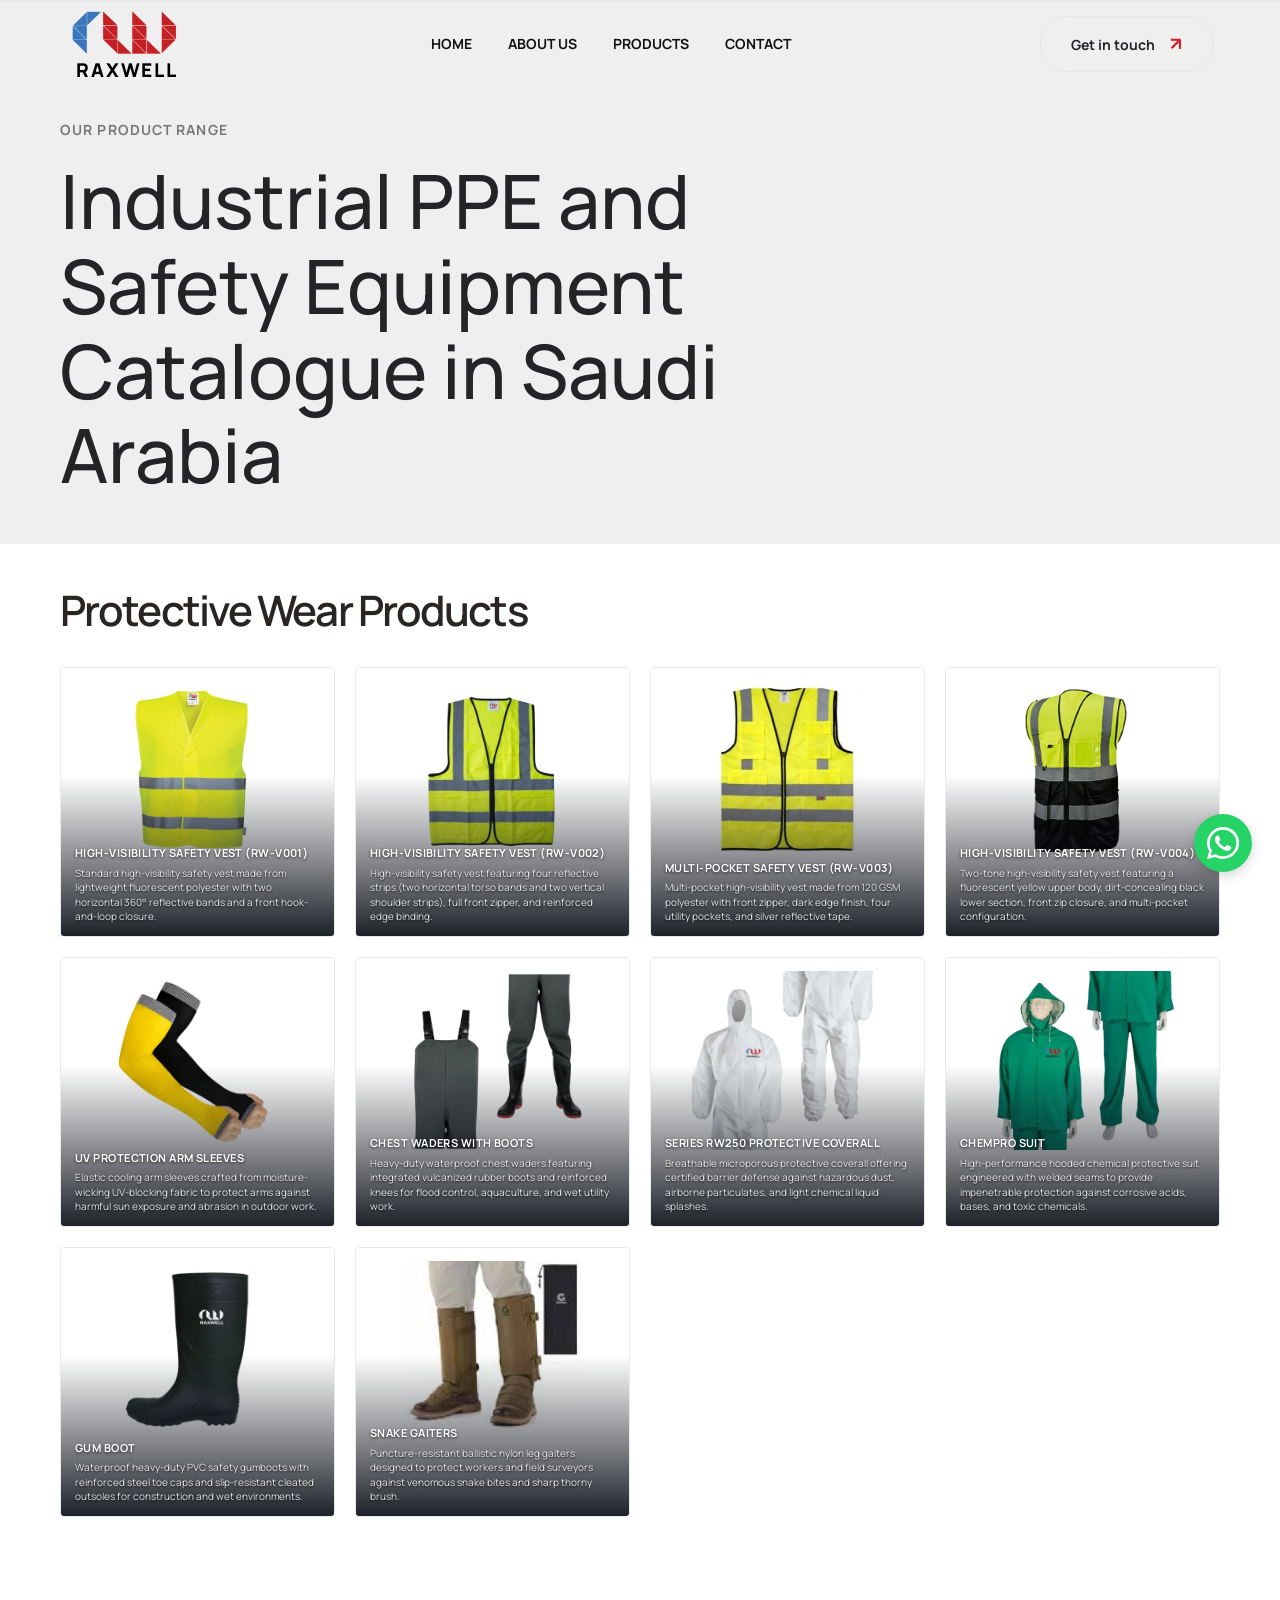
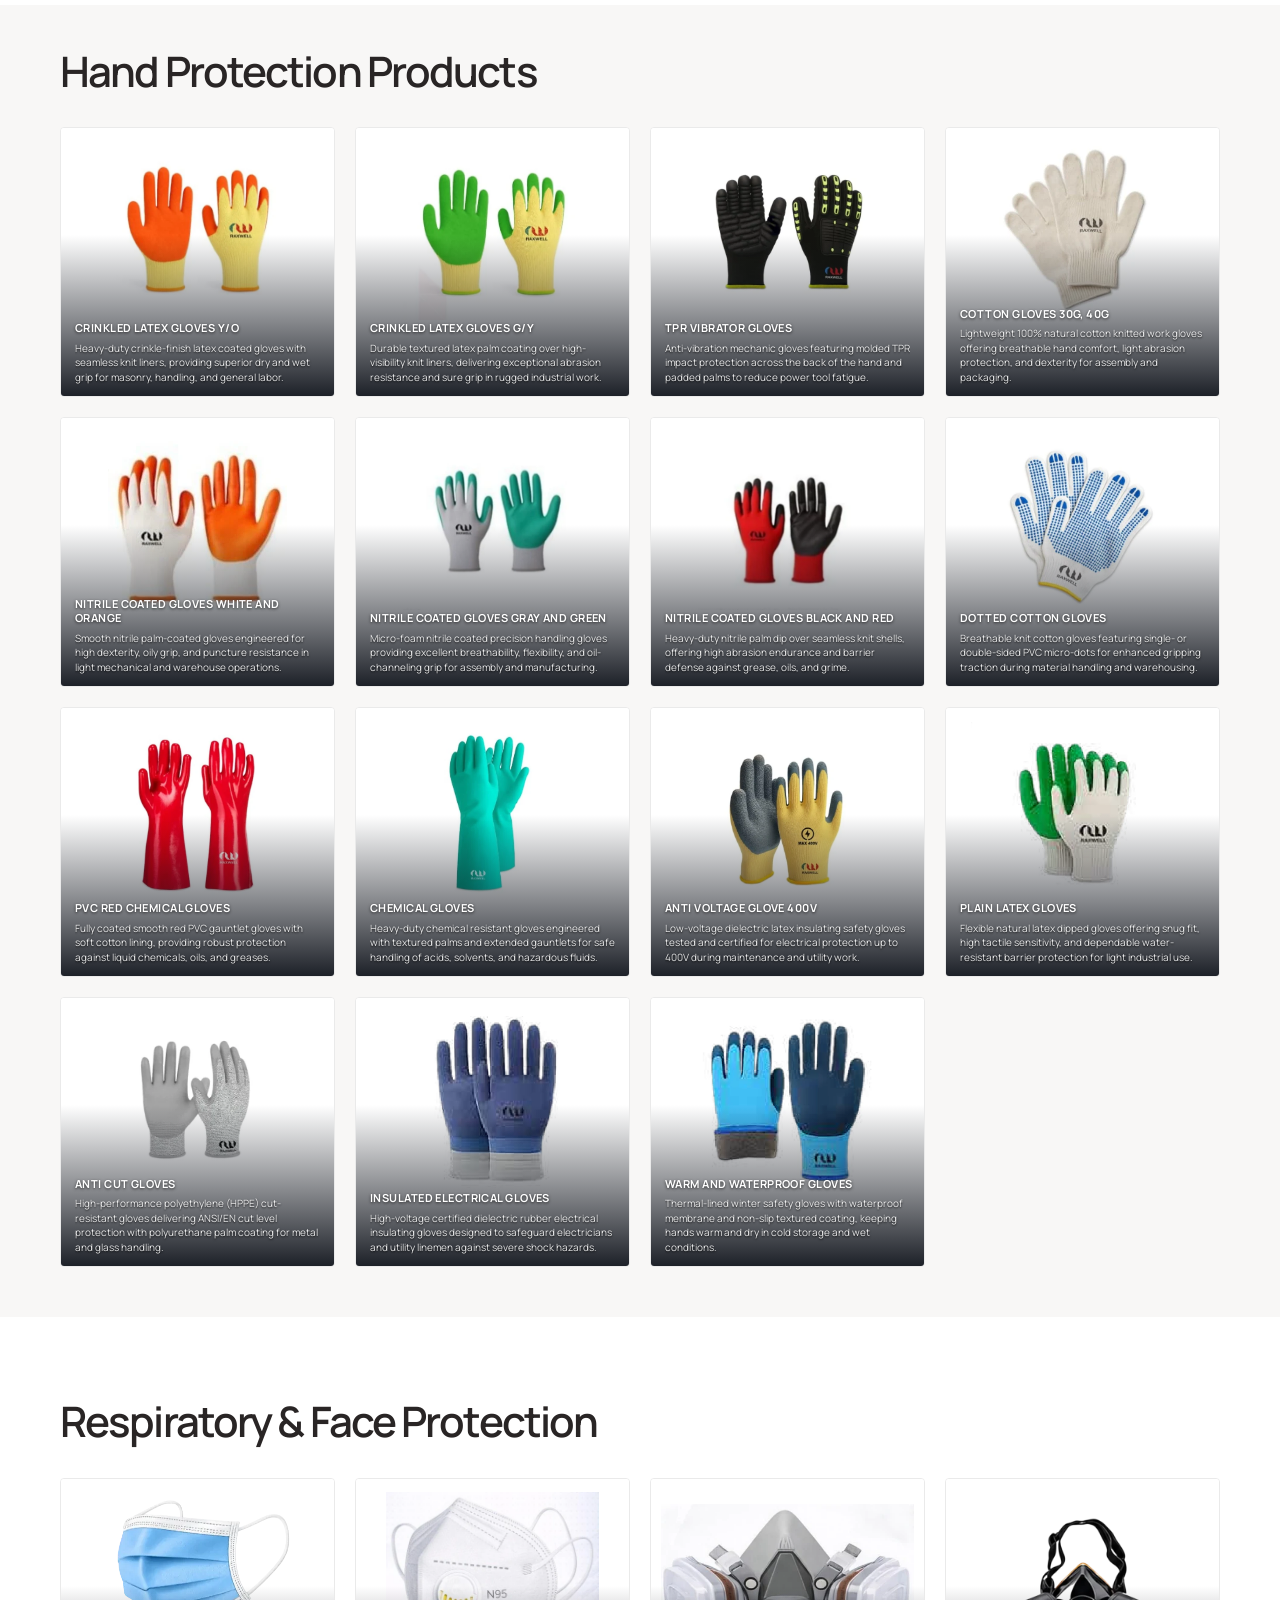
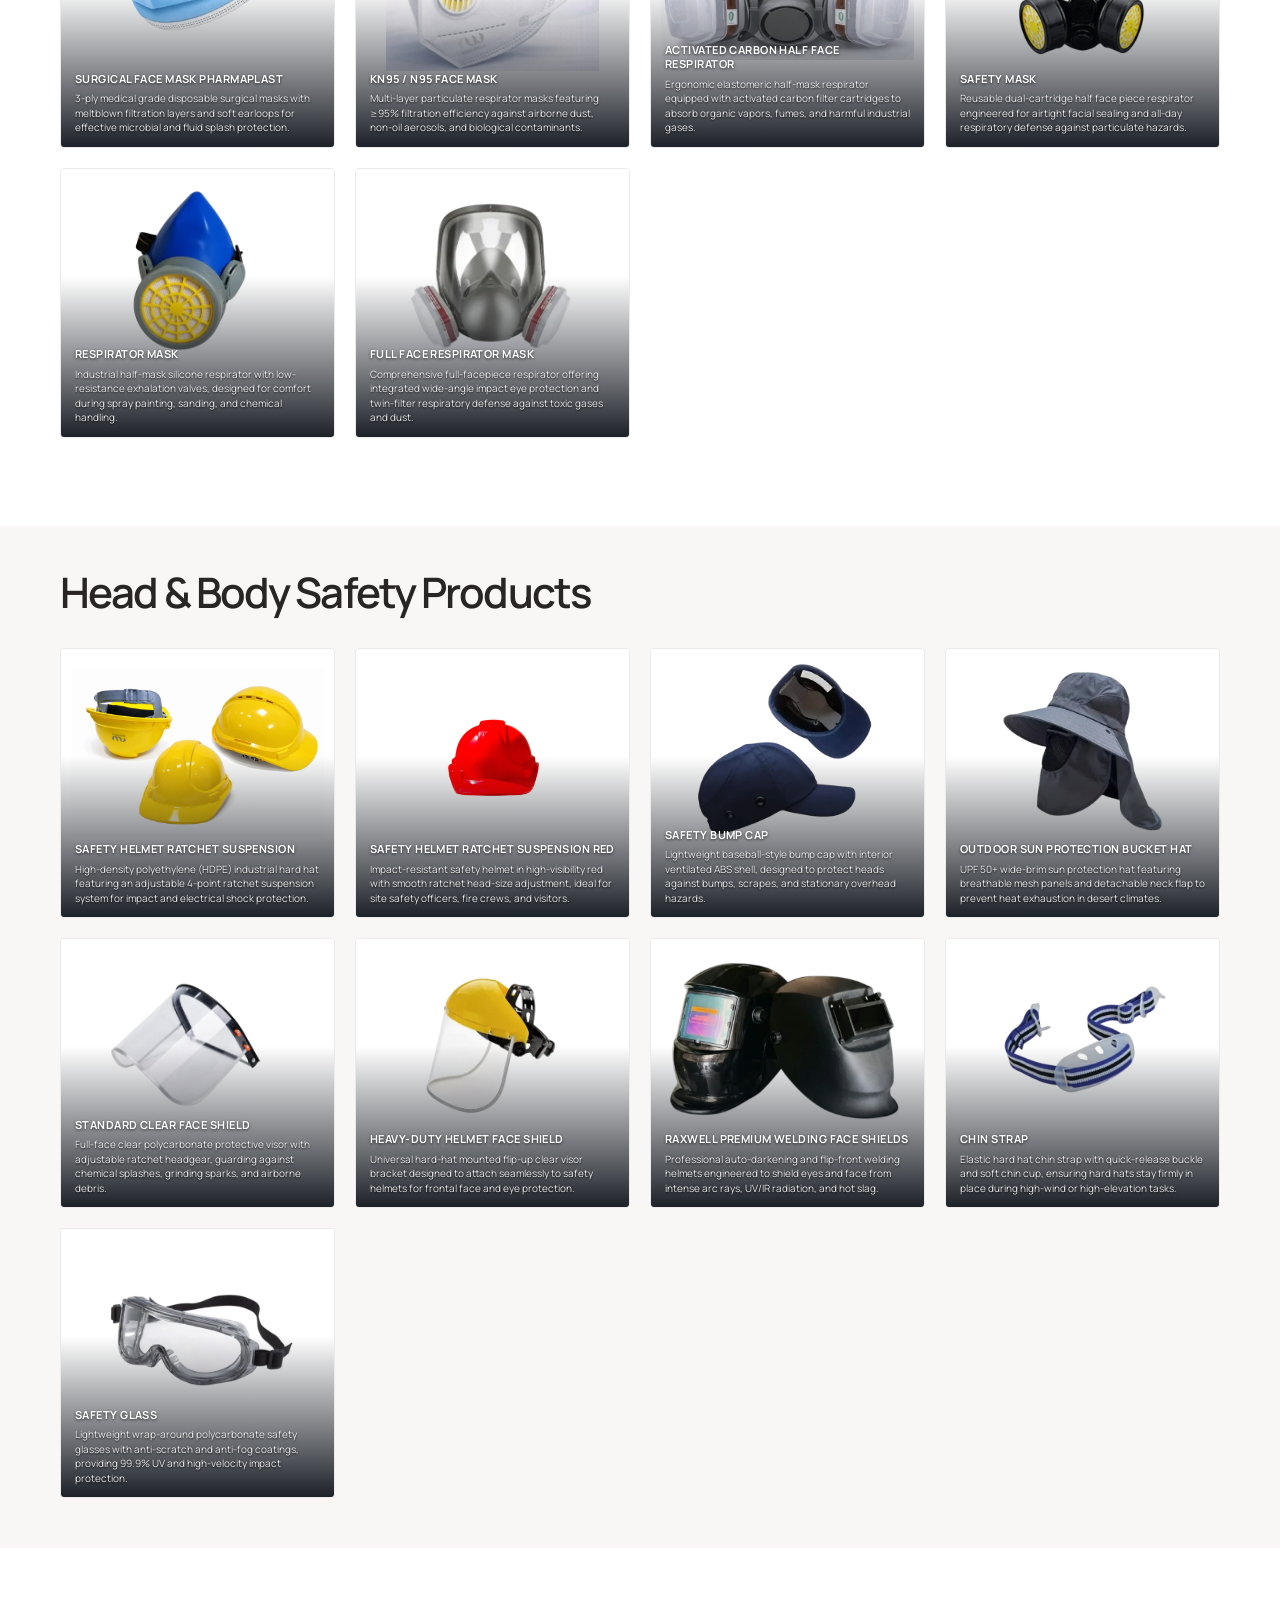
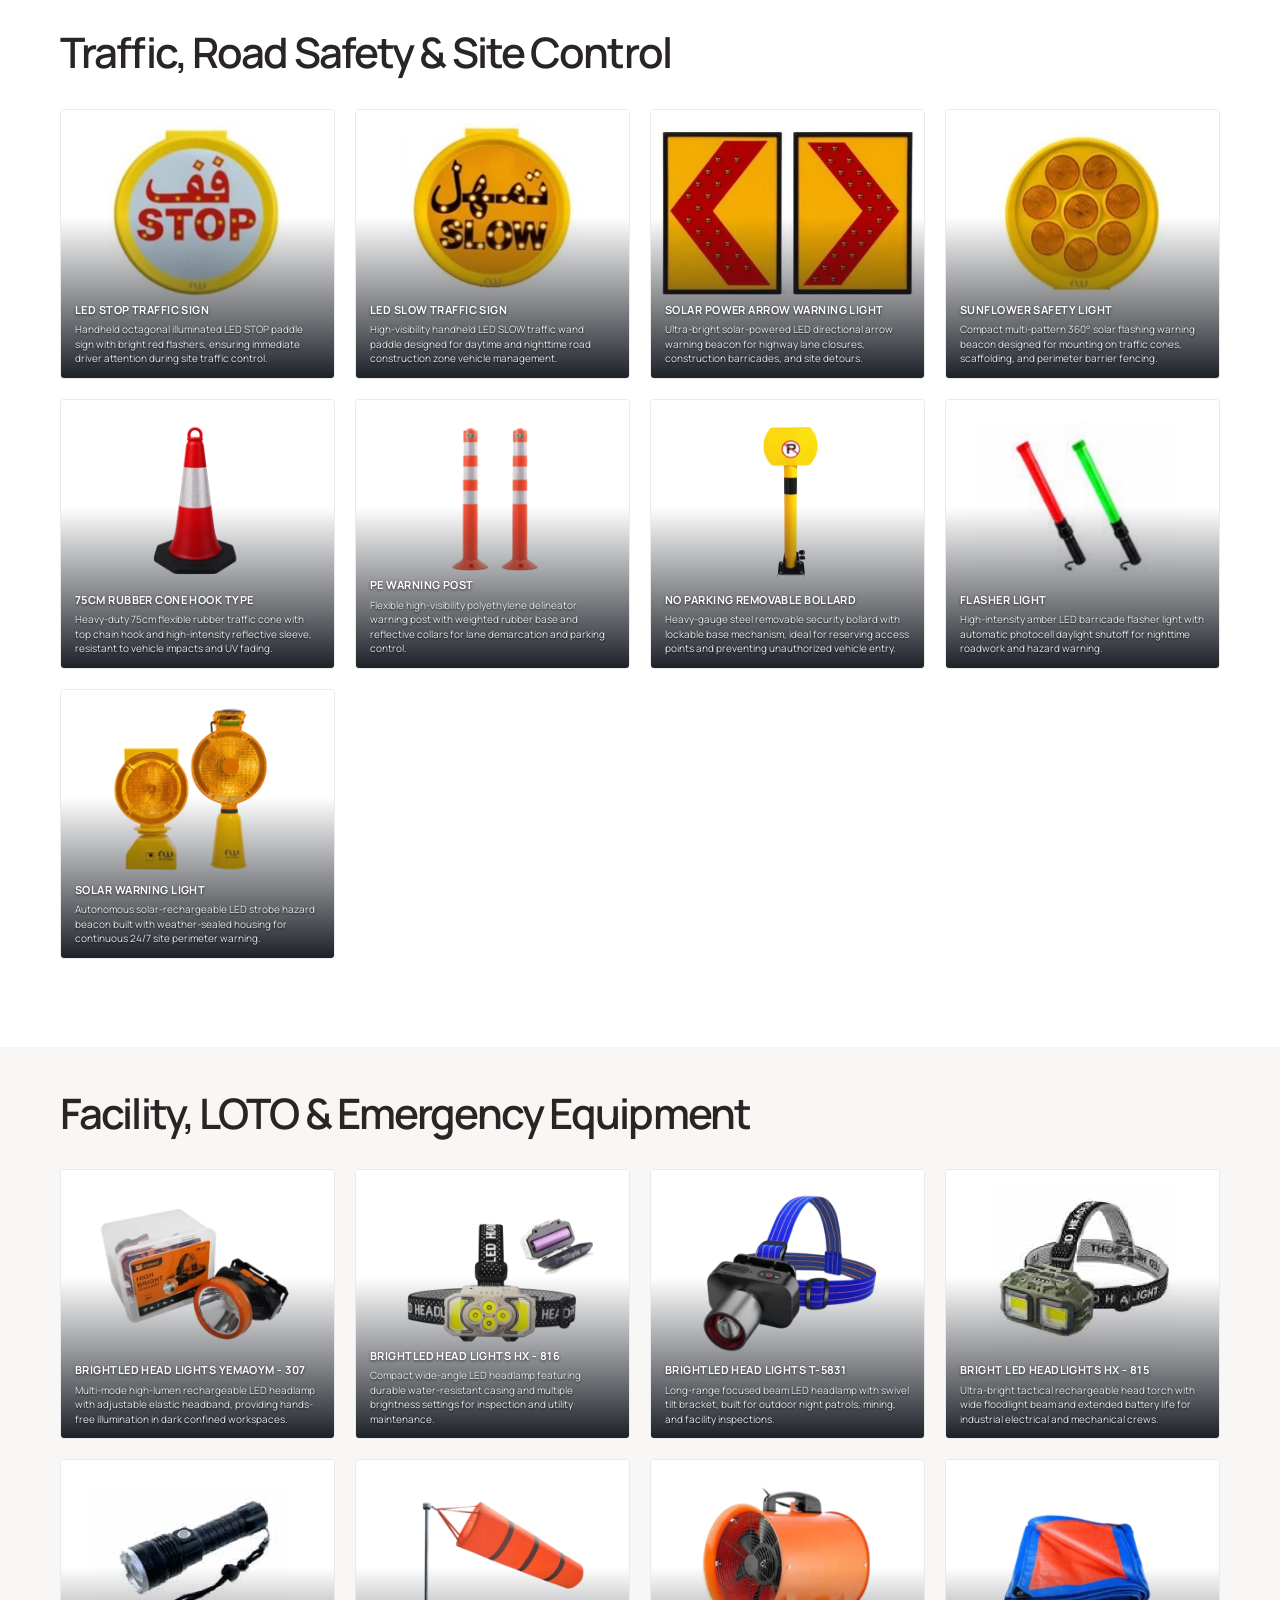
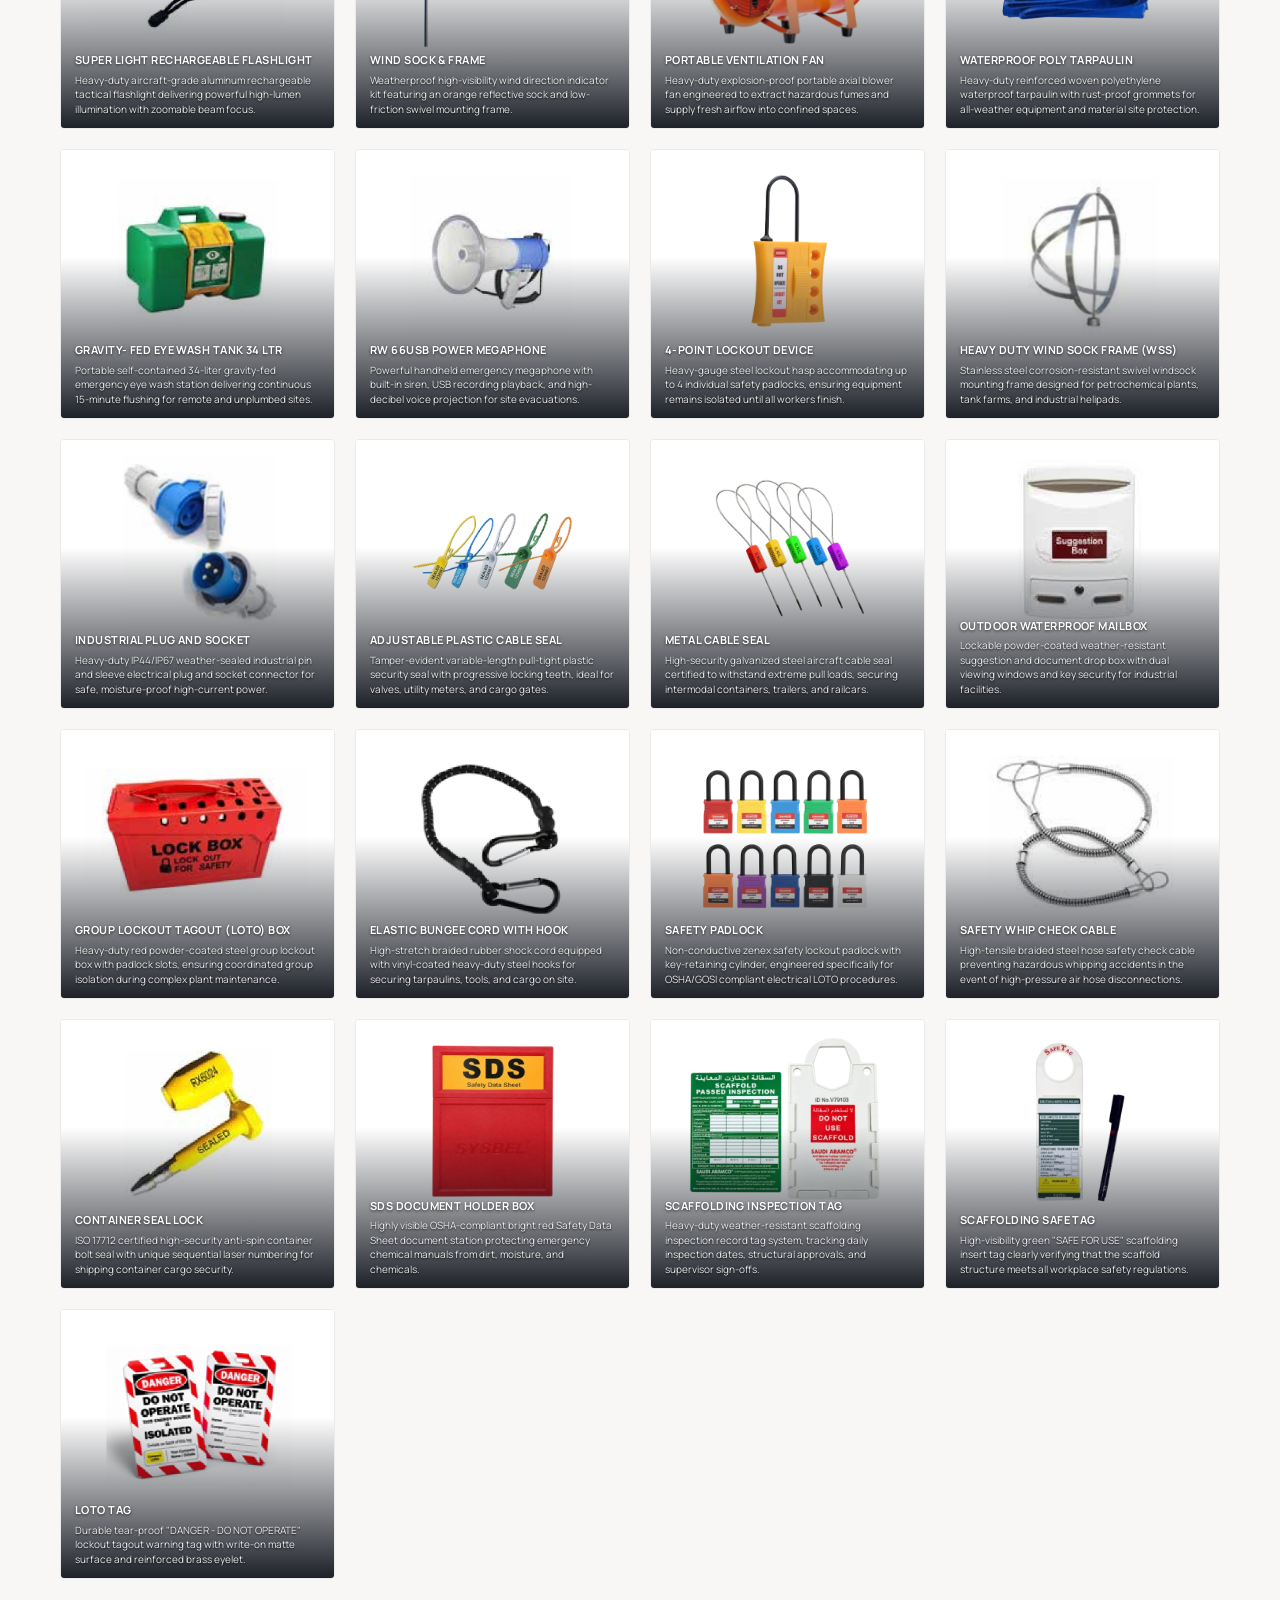
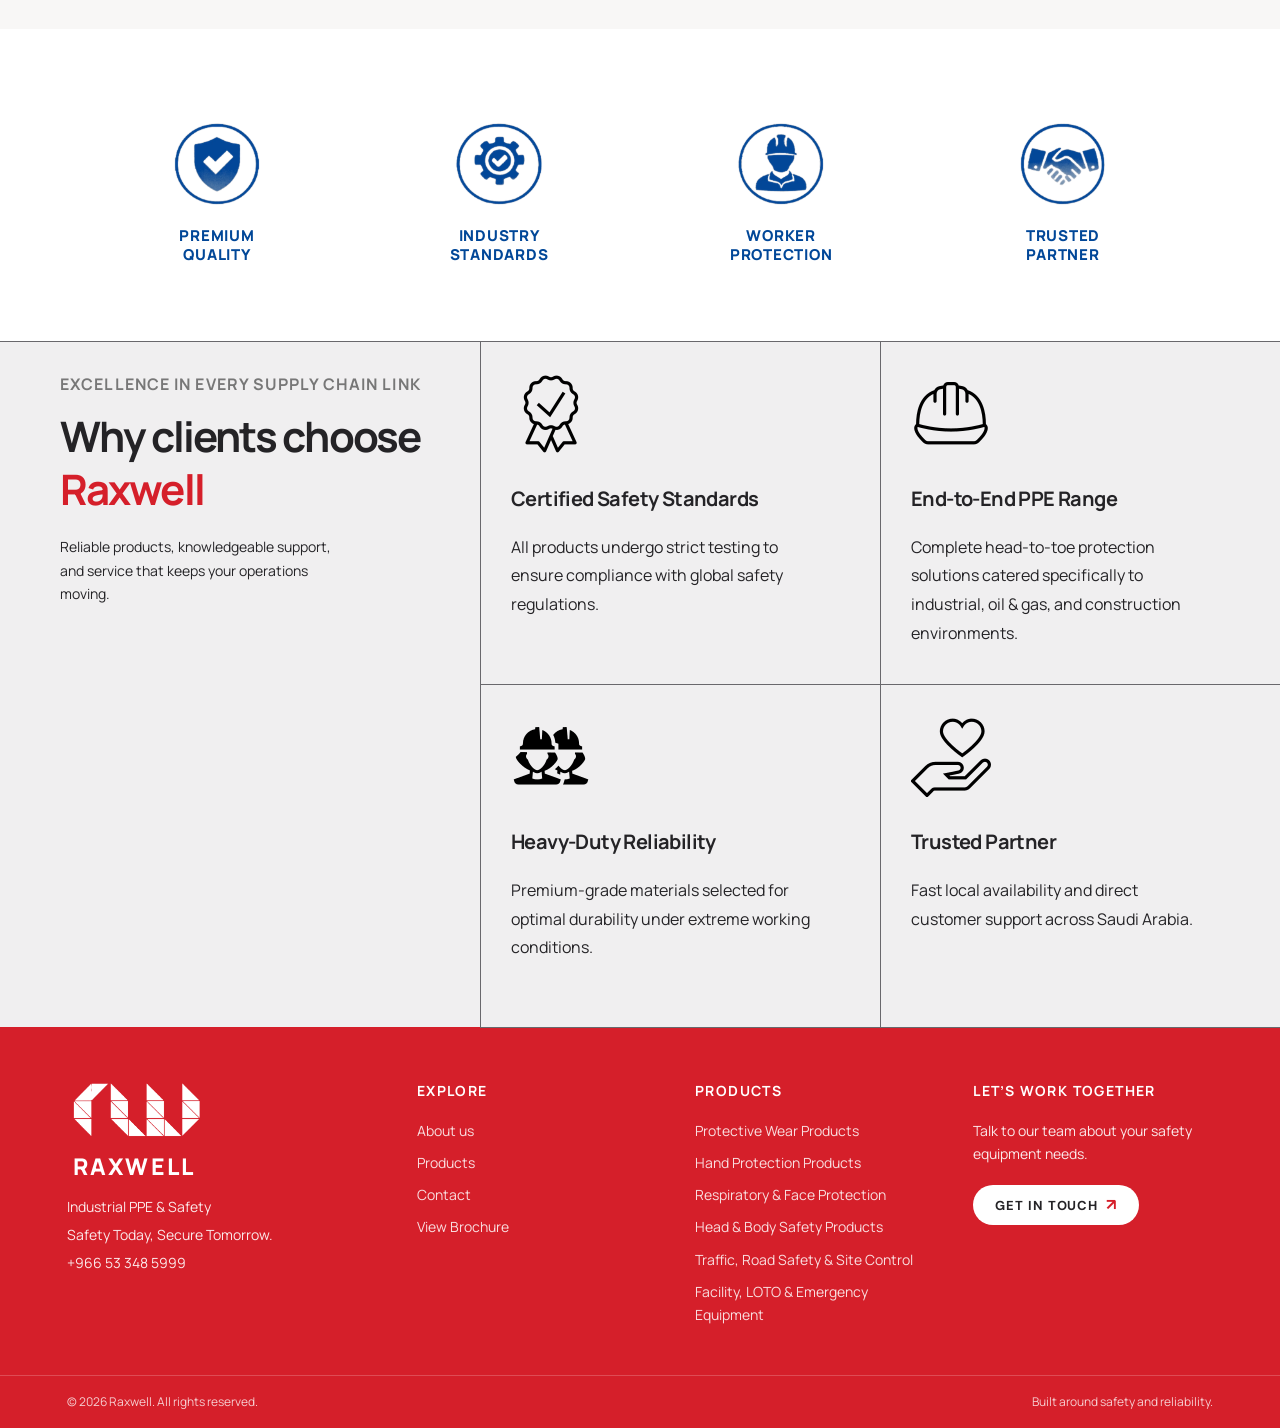
<file: products.html>
<!DOCTYPE html>

<html lang="en">
<head>
<meta charset="utf-8"/>
<meta content="width=device-width, initial-scale=1.0" name="viewport"/>
<title>Industrial PPE &amp; Safety Gear Catalog | Raxwell Saudi Arabia</title>
<meta content="Browse Raxwell's complete PPE catalog: protective wear, EN &amp; ANSI certified safety gloves, head &amp; body protection, and facility emergency safety gear in KSA." name="description"/>
<meta content="index, follow, max-image-preview:large, max-snippet:-1, max-video-preview:-1" name="robots"/>
<link href="https://www.raxwells.com/products" rel="canonical"/>
<!-- Geo Tags -->
<meta content="SA" name="geo.region"/>
<meta content="Saudi Arabia" name="geo.placename"/>
<!-- Favicons -->
<link href="favicon.ico?v=2" rel="icon" type="image/x-icon"/>
<link href="assets/favicon-32x32.png?v=2" rel="icon" sizes="32x32" type="image/png"/>
<link href="assets/favicon-16x16.png?v=2" rel="icon" sizes="16x16" type="image/png"/>
<link href="assets/apple-touch-icon.png?v=2" rel="apple-touch-icon" sizes="180x180"/>
<!-- Open Graph / Facebook / WhatsApp / LinkedIn -->
<meta content="website" property="og:type"/>
<meta content="Raxwell Industrial Safety" property="og:site_name"/>
<meta content="https://www.raxwells.com/products" property="og:url"/>
<meta content="Industrial PPE &amp; Safety Gear Catalog | Raxwell Saudi Arabia" property="og:title"/>
<meta content="Certified safety gear: protective wear, EN/ANSI gloves, hard hats, face protection, and emergency safety equipment for Saudi industrial workforces." property="og:description"/>
<meta content="https://www.raxwells.com/assets/hero-sunset.webp" property="og:image"/>
<meta content="1200" property="og:image:width"/>
<meta content="630" property="og:image:height"/>
<meta content="Raxwell Industrial PPE Catalog" property="og:image:alt"/>
<meta content="en_US" property="og:locale"/>
<!-- Twitter Cards -->
<meta content="summary_large_image" name="twitter:card"/>
<meta content="https://www.raxwells.com/products" name="twitter:url"/>
<meta content="Industrial PPE &amp; Safety Gear Catalog | Raxwell Saudi Arabia" name="twitter:title"/>
<meta content="Certified safety gear: protective wear, EN/ANSI gloves, hard hats, face protection, and emergency safety equipment." name="twitter:description"/>
<meta content="https://www.raxwells.com/assets/hero-sunset.webp" name="twitter:image"/>
<!-- Fonts & Stylesheet -->
<link href="https://fonts.googleapis.com" rel="preconnect"/>
<link crossorigin="" href="https://fonts.gstatic.com" rel="preconnect"/>
<link href="https://fonts.googleapis.com/css2?family=DM+Sans:wght@400;500;600;700&amp;family=Manrope:wght@400;500;600;700;800&amp;display=swap" rel="stylesheet"/>
<link href="styles.css?v=9.7" rel="stylesheet"/>
<!-- Schema.org Structured Data (JSON-LD) -->
<script type="application/ld+json">
		{
			"@context": "https://schema.org",
			"@graph": [
				{
					"@type": "CollectionPage",
					"@id": "https://www.raxwells.com/products#page",
					"url": "https://www.raxwells.com/products",
					"name": "Industrial PPE & Safety Gear Catalog | Raxwell",
					"description": "Comprehensive catalog of certified industrial personal protective equipment and site safety products across Saudi Arabia.",
					"isPartOf": {
						"@type": "WebSite",
						"name": "Raxwell Industrial Safety",
						"url": "https://www.raxwells.com/"
					},
					"breadcrumb": {
						"@id": "https://www.raxwells.com/products#breadcrumb"
					},
					"mainEntity": {
						"@type": "ItemList",
						"itemListElement": [
							{
								"@type": "ListItem",
								"position": 1,
								"name": "Protective Wear Products",
								"url": "https://www.raxwells.com/products#protective-wear-products"
							},
							{
								"@type": "ListItem",
								"position": 2,
								"name": "Hand Protection Products",
								"url": "https://www.raxwells.com/products#hand-protection-products"
							},
							{
								"@type": "ListItem",
								"position": 3,
								"name": "Head & Body Safety Products",
								"url": "https://www.raxwells.com/products#head-body-safety-products"
							},
							{
								"@type": "ListItem",
								"position": 4,
								"name": "Facility, LOTO & Emergency Equipment",
								"url": "https://www.raxwells.com/products#facility-emergency-equipment"
							}
						]
					}
				},
				{
					"@type": "BreadcrumbList",
					"@id": "https://www.raxwells.com/products#breadcrumb",
					"itemListElement": [
						{
							"@type": "ListItem",
							"position": 1,
							"name": "Home",
							"item": "https://www.raxwells.com/"
						},
						{
							"@type": "ListItem",
							"position": 2,
							"name": "Products",
							"item": "https://www.raxwells.com/products"
						}
					]
				}
			]
		}
		</script>
</head>
<body class="products-page">
<header class="site-header">
<a aria-label="Raxwell home" class="brand" href="/">
<img alt="Raxwell logo" src="assets/raxwell-logo.png"/>
<span class="brand-title">RAXWELL</span>
</a>
<nav aria-label="Main navigation" class="desktop-nav">
<a href="/">Home</a>
<a href="about-us">About us</a><a href="products">Products</a><a href="get-a-quote">Contact</a>
</nav>
<a class="header-cta" href="get-a-quote">Get in touch <span>↗</span></a>
<button aria-label="Open navigation" class="menu-toggle" onclick="document.body.classList.toggle('nav-open')">
				☰
			</button>
</header>
<main>
<section class="prod-hero">
<p class="eyebrow">Our Product Range</p>
<h1>
					Industrial PPE and Safety Equipment Catalogue in Saudi Arabia
				</h1>
</section>
<section class="raxwell-products">
<div class="product-category" id="protective-wear-products">
<h2>Protective wear Products</h2>
<div class="card-grid">
<article class="card card--has-desc">
<div class="product-image">
<img alt="HIGH-VISIBILITY SAFETY VEST (RW-V001) – Standard high-visibility safety vest made from lightweight fluorescent polyester with two horizontal 360° reflective bands and a front hook-and-loop closure | Raxwell PPE" src="assets/protective-wear-products/3.webp"/>
</div>
<div class="card-caption">
<h3>HIGH-VISIBILITY SAFETY VEST (RW-V001)</h3>
<p class="card-desc">Standard high-visibility safety vest made from lightweight fluorescent polyester with two horizontal 360° reflective bands and a front hook-and-loop closure.</p>
</div>
</article>
<article class="card card--has-desc">
<div class="product-image">
<img alt="HIGH-VISIBILITY SAFETY VEST (RW-V002) – High-visibility safety vest featuring four reflective strips (two horizontal torso bands and two vertical shoulder strips), full front zipper, and reinforced edge binding | Raxwell PPE" src="assets/protective-wear-products/2.webp"/>
</div>
<div class="card-caption">
<h3>HIGH-VISIBILITY SAFETY VEST (RW-V002)</h3>
<p class="card-desc">High-visibility safety vest featuring four reflective strips (two horizontal torso bands and two vertical shoulder strips), full front zipper, and reinforced edge binding.</p>
</div>
</article>
<article class="card card--has-desc">
<div class="product-image">
<img alt="MULTI-POCKET SAFETY VEST (RW-V003) – Multi-pocket high-visibility vest made from 120 GSM polyester with front zipper, dark edge finish, four utility pockets, and silver reflective tape | Raxwell PPE" src="assets/protective-wear-products/4.webp"/>
</div>
<div class="card-caption">
<h3>MULTI-POCKET SAFETY VEST (RW-V003)</h3>
<p class="card-desc">Multi-pocket high-visibility vest made from 120 GSM polyester with front zipper, dark edge finish, four utility pockets, and silver reflective tape.</p>
</div>
</article>
<article class="card card--has-desc">
<div class="product-image">
<img alt="HIGH-VISIBILITY SAFETY VEST (RW-V004) – Two-tone high-visibility safety vest featuring a fluorescent yellow upper body, dirt-concealing black lower section, front zip closure, and multi-pocket configuration | Raxwell PPE" src="assets/protective-wear-products/1.webp"/>
</div>
<div class="card-caption">
<h3>HIGH-VISIBILITY SAFETY VEST (RW-V004)</h3>
<p class="card-desc">Two-tone high-visibility safety vest featuring a fluorescent yellow upper body, dirt-concealing black lower section, front zip closure, and multi-pocket configuration.</p>
</div>
</article>
<article class="card card--has-desc">
<div class="product-image">
<img alt="UV PROTECTION ARM SLEEVES – Elastic cooling arm sleeves crafted from moisture-wicking UV-blocking fabric to protect arms against harmful sun exposure and abrasion in outdoor work | Raxwell PPE" src="assets/protective-wear-products/uv-protection-arm-sleeves.webp"/>
</div>
<div class="card-caption">
<h3>UV PROTECTION ARM SLEEVES</h3>
<p class="card-desc">Elastic cooling arm sleeves crafted from moisture-wicking UV-blocking fabric to protect arms against harmful sun exposure and abrasion in outdoor work.</p>
</div>
</article>
<article class="card card--has-desc">
<div class="product-image">
<img alt="CHEST WADERS WITH BOOTS – Heavy-duty waterproof chest waders featuring integrated vulcanized rubber boots and reinforced knees for flood control, aquaculture, and wet utility work | Raxwell PPE" src="assets/protective-wear-products/6.webp"/>
</div>
<div class="card-caption">
<h3>CHEST WADERS WITH BOOTS</h3>
<p class="card-desc">Heavy-duty waterproof chest waders featuring integrated vulcanized rubber boots and reinforced knees for flood control, aquaculture, and wet utility work.</p>
</div>
</article>
<article class="card card--has-desc">
<div class="product-image">
<img alt="SERIES RW250 PROTECTIVE COVERALL – Breathable microporous protective coverall offering certified barrier defense against hazardous dust, airborne particulates, and light chemical liquid splashes | Raxwell PPE" src="assets/protective-wear-products/7.webp"/>
</div>
<div class="card-caption">
<h3>SERIES RW250 PROTECTIVE COVERALL</h3>
<p class="card-desc">Breathable microporous protective coverall offering certified barrier defense against hazardous dust, airborne particulates, and light chemical liquid splashes.</p>
</div>
</article>
<article class="card card--has-desc">
<div class="product-image">
<img alt="CHEMPRO SUIT – High-performance hooded chemical protective suit engineered with welded seams to provide impenetrable protection against corrosive acids, bases, and toxic chemicals | Raxwell PPE" src="assets/protective-wear-products/8.webp"/>
</div>
<div class="card-caption">
<h3>CHEMPRO SUIT</h3>
<p class="card-desc">High-performance hooded chemical protective suit engineered with welded seams to provide impenetrable protection against corrosive acids, bases, and toxic chemicals.</p>
</div>
</article>
<article class="card card--has-desc">
<div class="product-image">
<img alt="GUM BOOT – Waterproof heavy-duty PVC safety gumboots with reinforced steel toe caps and slip-resistant cleated outsoles for construction and wet environments | Raxwell PPE" src="assets/protective-wear-products/9.webp"/>
</div>
<div class="card-caption">
<h3>GUM BOOT</h3>
<p class="card-desc">Waterproof heavy-duty PVC safety gumboots with reinforced steel toe caps and slip-resistant cleated outsoles for construction and wet environments.</p>
</div>
</article>
<article class="card card--has-desc">
<div class="product-image">
<img alt="SNAKE GAITERS – Puncture-resistant ballistic nylon leg gaiters designed to protect workers and field surveyors against venomous snake bites and sharp thorny brush | Raxwell PPE" src="assets/protective-wear-products/10.webp"/>
</div>
<div class="card-caption">
<h3>SNAKE GAITERS</h3>
<p class="card-desc">Puncture-resistant ballistic nylon leg gaiters designed to protect workers and field surveyors against venomous snake bites and sharp thorny brush.</p>
</div>
</article>
</div>
</div>
<div class="product-category" id="hand-protection-products">
<h2>Hand Protection Products</h2>
<div class="card-grid">
<article class="card card--has-desc">
<div class="product-image">
<img alt="CRINKLED LATEX GLOVES Y/O – Heavy-duty crinkle-finish latex coated gloves with seamless knit liners, providing superior dry and wet grip for masonry, handling, and general labor | Raxwell PPE" src="assets/hand-protection-products/1.webp"/>
</div>
<div class="card-caption">
<h3>CRINKLED LATEX GLOVES Y/O</h3>
<p class="card-desc">Heavy-duty crinkle-finish latex coated gloves with seamless knit liners, providing superior dry and wet grip for masonry, handling, and general labor.</p>
</div>
</article>
<article class="card card--has-desc">
<div class="product-image">
<img alt="CRINKLED LATEX GLOVES G/Y – Durable textured latex palm coating over high-visibility knit liners, delivering exceptional abrasion resistance and sure grip in rugged industrial work | Raxwell PPE" src="assets/hand-protection-products/2.webp"/>
</div>
<div class="card-caption">
<h3>CRINKLED LATEX GLOVES G/Y</h3>
<p class="card-desc">Durable textured latex palm coating over high-visibility knit liners, delivering exceptional abrasion resistance and sure grip in rugged industrial work.</p>
</div>
</article>
<article class="card card--has-desc">
<div class="product-image">
<img alt="TPR VIBRATOR GLOVES – Anti-vibration mechanic gloves featuring molded TPR impact protection across the back of the hand and padded palms to reduce power tool fatigue | Raxwell PPE" src="assets/hand-protection-products/3.webp"/>
</div>
<div class="card-caption">
<h3>TPR VIBRATOR GLOVES</h3>
<p class="card-desc">Anti-vibration mechanic gloves featuring molded TPR impact protection across the back of the hand and padded palms to reduce power tool fatigue.</p>
</div>
</article>
<article class="card card--has-desc">
<div class="product-image">
<img alt="COTTON GLOVES 30G, 40G – Lightweight 100% natural cotton knitted work gloves offering breathable hand comfort, light abrasion protection, and dexterity for assembly and packaging | Raxwell PPE" src="assets/hand-protection-products/6.webp"/>
</div>
<div class="card-caption">
<h3>COTTON GLOVES 30G, 40G</h3>
<p class="card-desc">Lightweight 100% natural cotton knitted work gloves offering breathable hand comfort, light abrasion protection, and dexterity for assembly and packaging.</p>
</div>
</article>
<article class="card card--has-desc">
<div class="product-image">
<img alt="NITRILE COATED GLOVES WHITE AND ORANGE – Smooth nitrile palm-coated gloves engineered for high dexterity, oily grip, and puncture resistance in light mechanical and warehouse operations | Raxwell PPE" src="assets/hand-protection-products/4.webp"/>
</div>
<div class="card-caption">
<h3>NITRILE COATED GLOVES WHITE AND ORANGE</h3>
<p class="card-desc">Smooth nitrile palm-coated gloves engineered for high dexterity, oily grip, and puncture resistance in light mechanical and warehouse operations.</p>
</div>
</article>
<article class="card card--has-desc">
<div class="product-image">
<img alt="NITRILE COATED GLOVES GRAY AND GREEN – Micro-foam nitrile coated precision handling gloves providing excellent breathability, flexibility, and oil-channeling grip for assembly and manufacturing | Raxwell PPE" src="assets/hand-protection-products/5.webp"/>
</div>
<div class="card-caption">
<h3>NITRILE COATED GLOVES GRAY AND GREEN</h3>
<p class="card-desc">Micro-foam nitrile coated precision handling gloves providing excellent breathability, flexibility, and oil-channeling grip for assembly and manufacturing.</p>
</div>
</article>
<article class="card card--has-desc">
<div class="product-image">
<img alt="NITRILE COATED GLOVES BLACK AND RED – Heavy-duty nitrile palm dip over seamless knit shells, offering high abrasion endurance and barrier defense against grease, oils, and grime | Raxwell PPE" src="assets/hand-protection-products/7.webp"/>
</div>
<div class="card-caption">
<h3>NITRILE COATED GLOVES BLACK AND RED</h3>
<p class="card-desc">Heavy-duty nitrile palm dip over seamless knit shells, offering high abrasion endurance and barrier defense against grease, oils, and grime.</p>
</div>
</article>
<article class="card card--has-desc">
<div class="product-image">
<img alt="DOTTED COTTON GLOVES – Breathable knit cotton gloves featuring single- or double-sided PVC micro-dots for enhanced gripping traction during material handling and warehousing | Raxwell PPE" src="assets/hand-protection-products/8.webp"/>
</div>
<div class="card-caption">
<h3>DOTTED COTTON GLOVES</h3>
<p class="card-desc">Breathable knit cotton gloves featuring single- or double-sided PVC micro-dots for enhanced gripping traction during material handling and warehousing.</p>
</div>
</article>
<article class="card card--has-desc">
<div class="product-image">
<img alt="PVC RED CHEMICAL GLOVES – Fully coated smooth red PVC gauntlet gloves with soft cotton lining, providing robust protection against liquid chemicals, oils, and greases | Raxwell PPE" src="assets/hand-protection-products/9.webp"/>
</div>
<div class="card-caption">
<h3>PVC RED CHEMICAL GLOVES</h3>
<p class="card-desc">Fully coated smooth red PVC gauntlet gloves with soft cotton lining, providing robust protection against liquid chemicals, oils, and greases.</p>
</div>
</article>
<article class="card card--has-desc">
<div class="product-image">
<img alt="CHEMICAL GLOVES – Heavy-duty chemical resistant gloves engineered with textured palms and extended gauntlets for safe handling of acids, solvents, and hazardous fluids | Raxwell PPE" src="assets/hand-protection-products/10.webp"/>
</div>
<div class="card-caption">
<h3>CHEMICAL GLOVES</h3>
<p class="card-desc">Heavy-duty chemical resistant gloves engineered with textured palms and extended gauntlets for safe handling of acids, solvents, and hazardous fluids.</p>
</div>
</article>
<article class="card card--has-desc">
<div class="product-image">
<img alt="ANTI VOLTAGE GLOVE 400V – Low-voltage dielectric latex insulating safety gloves tested and certified for electrical protection up to 400V during maintenance and utility work | Raxwell PPE" src="assets/hand-protection-products/11.webp"/>
</div>
<div class="card-caption">
<h3>ANTI VOLTAGE GLOVE 400V</h3>
<p class="card-desc">Low-voltage dielectric latex insulating safety gloves tested and certified for electrical protection up to 400V during maintenance and utility work.</p>
</div>
</article>
<article class="card card--has-desc">
<div class="product-image">
<img alt="PLAIN LATEX GLOVES – Flexible natural latex dipped gloves offering snug fit, high tactile sensitivity, and dependable water-resistant barrier protection for light industrial use | Raxwell PPE" src="assets/hand-protection-products/12.webp"/>
</div>
<div class="card-caption">
<h3>PLAIN LATEX GLOVES</h3>
<p class="card-desc">Flexible natural latex dipped gloves offering snug fit, high tactile sensitivity, and dependable water-resistant barrier protection for light industrial use.</p>
</div>
</article>
<article class="card card--has-desc">
<div class="product-image">
<img alt="ANTI CUT GLOVES – High-performance polyethylene (HPPE) cut-resistant gloves delivering ANSI/EN cut level protection with polyurethane palm coating for metal and glass handling | Raxwell PPE" src="assets/hand-protection-products/13.webp"/>
</div>
<div class="card-caption">
<h3>ANTI CUT GLOVES</h3>
<p class="card-desc">High-performance polyethylene (HPPE) cut-resistant gloves delivering ANSI/EN cut level protection with polyurethane palm coating for metal and glass handling.</p>
</div>
</article>
<article class="card card--has-desc">
<div class="product-image">
<img alt="INSULATED ELECTRICAL GLOVES – High-voltage certified dielectric rubber electrical insulating gloves designed to safeguard electricians and utility linemen against severe shock hazards | Raxwell PPE" src="assets/hand-protection-products/14.webp"/>
</div>
<div class="card-caption">
<h3>INSULATED ELECTRICAL GLOVES</h3>
<p class="card-desc">High-voltage certified dielectric rubber electrical insulating gloves designed to safeguard electricians and utility linemen against severe shock hazards.</p>
</div>
</article>
<article class="card card--has-desc">
<div class="product-image">
<img alt="WARM AND WATERPROOF GLOVES – Thermal-lined winter safety gloves with waterproof membrane and non-slip textured coating, keeping hands warm and dry in cold storage and wet conditions | Raxwell PPE" src="assets/hand-protection-products/15.webp"/>
</div>
<div class="card-caption">
<h3>WARM AND WATERPROOF GLOVES</h3>
<p class="card-desc">Thermal-lined winter safety gloves with waterproof membrane and non-slip textured coating, keeping hands warm and dry in cold storage and wet conditions.</p>
</div>
</article>
</div>
</div>
<div class="product-category" id="respiratory-face-products">
<h2>Respiratory &amp; Face Protection</h2>
<div class="card-grid">
<article class="card card--has-desc">
<div class="product-image">
<img alt="SURGICAL FACE MASK PHARMAPLAST – 3-ply medical grade disposable surgical masks with meltblown filtration layers and soft earloops for effective microbial and fluid splash protection | Raxwell PPE" src="assets/respiratory-face-products/6.webp"/>
</div>
<div class="card-caption">
<h3>SURGICAL FACE MASK PHARMAPLAST</h3>
<p class="card-desc">3-ply medical grade disposable surgical masks with meltblown filtration layers and soft earloops for effective microbial and fluid splash protection.</p>
</div>
</article>
<article class="card card--has-desc">
<div class="product-image">
<img alt="KN95 / N95 FACE MASK – Multi-layer particulate respirator masks featuring ≥95% filtration efficiency against airborne dust, non-oil aerosols, and biological contaminants | Raxwell PPE" src="assets/respiratory-face-products/1.webp"/>
</div>
<div class="card-caption">
<h3>KN95 / N95 FACE MASK</h3>
<p class="card-desc">Multi-layer particulate respirator masks featuring ≥95% filtration efficiency against airborne dust, non-oil aerosols, and biological contaminants.</p>
</div>
</article>
<article class="card card--has-desc">
<div class="product-image">
<img alt="ACTIVATED CARBON HALF FACE RESPIRATOR – Ergonomic elastomeric half-mask respirator equipped with activated carbon filter cartridges to absorb organic vapors, fumes, and harmful industrial gases | Raxwell PPE" src="assets/respiratory-face-products/2.webp"/>
</div>
<div class="card-caption">
<h3>ACTIVATED CARBON HALF FACE RESPIRATOR</h3>
<p class="card-desc">Ergonomic elastomeric half-mask respirator equipped with activated carbon filter cartridges to absorb organic vapors, fumes, and harmful industrial gases.</p>
</div>
</article>
<article class="card card--has-desc">
<div class="product-image">
<img alt="SAFETY MASK – Reusable dual-cartridge half face piece respirator engineered for airtight facial sealing and all-day respiratory defense against particulate hazards | Raxwell PPE" src="assets/respiratory-face-products/3.webp"/>
</div>
<div class="card-caption">
<h3>SAFETY MASK</h3>
<p class="card-desc">Reusable dual-cartridge half face piece respirator engineered for airtight facial sealing and all-day respiratory defense against particulate hazards.</p>
</div>
</article>
<article class="card card--has-desc">
<div class="product-image">
<img alt="RESPIRATOR MASK – Industrial half-mask silicone respirator with low-resistance exhalation valves, designed for comfort during spray painting, sanding, and chemical handling | Raxwell PPE" src="assets/respiratory-face-products/5.webp"/>
</div>
<div class="card-caption">
<h3>RESPIRATOR MASK</h3>
<p class="card-desc">Industrial half-mask silicone respirator with low-resistance exhalation valves, designed for comfort during spray painting, sanding, and chemical handling.</p>
</div>
</article>
<article class="card card--has-desc">
<div class="product-image">
<img alt="FULL FACE RESPIRATOR MASK – Comprehensive full-facepiece respirator offering integrated wide-angle impact eye protection and twin-filter respiratory defense against toxic gases and dust | Raxwell PPE" src="assets/respiratory-face-products/4.webp"/>
</div>
<div class="card-caption">
<h3>FULL FACE RESPIRATOR MASK</h3>
<p class="card-desc">Comprehensive full-facepiece respirator offering integrated wide-angle impact eye protection and twin-filter respiratory defense against toxic gases and dust.</p>
</div>
</article>
</div>
</div>
<div class="product-category" id="head-body-safety-products">
<h2>Head &amp; Body Safety Products</h2>
<div class="card-grid">
<article class="card card--has-desc">
<div class="product-image">
<img alt="SAFETY HELMET RATCHET SUSPENSION – High-density polyethylene (HDPE) industrial hard hat featuring an adjustable 4-point ratchet suspension system for impact and electrical shock protection | Raxwell PPE" src="assets/head-body-safety-products/1.webp"/>
</div>
<div class="card-caption">
<h3>SAFETY HELMET RATCHET SUSPENSION</h3>
<p class="card-desc">High-density polyethylene (HDPE) industrial hard hat featuring an adjustable 4-point ratchet suspension system for impact and electrical shock protection.</p>
</div>
</article>
<article class="card card--has-desc">
<div class="product-image">
<img alt="SAFETY HELMET RATCHET SUSPENSION RED – Impact-resistant safety helmet in high-visibility red with smooth ratchet head-size adjustment, ideal for site safety officers, fire crews, and visitors | Raxwell PPE" src="assets/head-body-safety-products/2.webp"/>
</div>
<div class="card-caption">
<h3>SAFETY HELMET RATCHET SUSPENSION RED</h3>
<p class="card-desc">Impact-resistant safety helmet in high-visibility red with smooth ratchet head-size adjustment, ideal for site safety officers, fire crews, and visitors.</p>
</div>
</article>
<article class="card card--has-desc">
<div class="product-image">
<img alt="SAFETY BUMP CAP – Lightweight baseball-style bump cap with interior ventilated ABS shell, designed to protect heads against bumps, scrapes, and stationary overhead hazards | Raxwell PPE" src="assets/head-body-safety-products/3.webp"/>
</div>
<div class="card-caption">
<h3>SAFETY BUMP CAP</h3>
<p class="card-desc">Lightweight baseball-style bump cap with interior ventilated ABS shell, designed to protect heads against bumps, scrapes, and stationary overhead hazards.</p>
</div>
</article>
<article class="card card--has-desc">
<div class="product-image">
<img alt="OUTDOOR SUN PROTECTION BUCKET HAT – UPF 50+ wide-brim sun protection hat featuring breathable mesh panels and detachable neck flap to prevent heat exhaustion in desert climates | Raxwell PPE" src="assets/head-body-safety-products/4.webp"/>
</div>
<div class="card-caption">
<h3>OUTDOOR SUN PROTECTION BUCKET HAT</h3>
<p class="card-desc">UPF 50+ wide-brim sun protection hat featuring breathable mesh panels and detachable neck flap to prevent heat exhaustion in desert climates.</p>
</div>
</article>
<article class="card card--has-desc">
<div class="product-image">
<img alt="STANDARD CLEAR FACE SHIELD – Full-face clear polycarbonate protective visor with adjustable ratchet headgear, guarding against chemical splashes, grinding sparks, and airborne debris | Raxwell PPE" src="assets/head-body-safety-products/5.webp"/>
</div>
<div class="card-caption">
<h3>STANDARD CLEAR FACE SHIELD</h3>
<p class="card-desc">Full-face clear polycarbonate protective visor with adjustable ratchet headgear, guarding against chemical splashes, grinding sparks, and airborne debris.</p>
</div>
</article>
<article class="card card--has-desc">
<div class="product-image">
<img alt="HEAVY-DUTY HELMET FACE SHIELD – Universal hard-hat mounted flip-up clear visor bracket designed to attach seamlessly to safety helmets for frontal face and eye protection | Raxwell PPE" src="assets/head-body-safety-products/6.webp"/>
</div>
<div class="card-caption">
<h3>HEAVY-DUTY HELMET FACE SHIELD</h3>
<p class="card-desc">Universal hard-hat mounted flip-up clear visor bracket designed to attach seamlessly to safety helmets for frontal face and eye protection.</p>
</div>
</article>
<article class="card card--has-desc">
<div class="product-image">
<img alt="RAXWELL PREMIUM WELDING FACE SHIELDS – Professional auto-darkening and flip-front welding helmets engineered to shield eyes and face from intense arc rays, UV/IR radiation, and hot slag | Raxwell PPE" src="assets/head-body-safety-products/welding-face-shields.webp"/>
</div>
<div class="card-caption">
<h3>RAXWELL PREMIUM WELDING FACE SHIELDS</h3>
<p class="card-desc">Professional auto-darkening and flip-front welding helmets engineered to shield eyes and face from intense arc rays, UV/IR radiation, and hot slag.</p>
</div>
</article>
<article class="card card--has-desc">
<div class="product-image">
<img alt="CHIN STRAP – Elastic hard hat chin strap with quick-release buckle and soft chin cup, ensuring hard hats stay firmly in place during high-wind or high-elevation tasks | Raxwell PPE" src="assets/head-body-safety-products/7.webp"/>
</div>
<div class="card-caption">
<h3>CHIN STRAP</h3>
<p class="card-desc">Elastic hard hat chin strap with quick-release buckle and soft chin cup, ensuring hard hats stay firmly in place during high-wind or high-elevation tasks.</p>
</div>
</article>
<article class="card card--has-desc">
<div class="product-image">
<img alt="SAFETY GLASS – Lightweight wrap-around polycarbonate safety glasses with anti-scratch and anti-fog coatings, providing 99.9% UV and high-velocity impact protection | Raxwell PPE" src="assets/head-body-safety-products/8.webp"/>
</div>
<div class="card-caption">
<h3>SAFETY GLASS</h3>
<p class="card-desc">Lightweight wrap-around polycarbonate safety glasses with anti-scratch and anti-fog coatings, providing 99.9% UV and high-velocity impact protection.</p>
</div>
</article>
</div>
</div>
<div class="product-category" id="traffic-road-site-control">
<h2>Traffic, Road Safety &amp; Site Control</h2>
<div class="card-grid">
<article class="card card--has-desc">
<div class="product-image">
<img alt="LED STOP TRAFFIC SIGN – Handheld octagonal illuminated LED STOP paddle sign with bright red flashers, ensuring immediate driver attention during site traffic control | Raxwell PPE" src="assets/traffic-road-site-control/1.webp"/>
</div>
<div class="card-caption">
<h3>LED STOP TRAFFIC SIGN</h3>
<p class="card-desc">Handheld octagonal illuminated LED STOP paddle sign with bright red flashers, ensuring immediate driver attention during site traffic control.</p>
</div>
</article>
<article class="card card--has-desc">
<div class="product-image">
<img alt="LED SLOW TRAFFIC SIGN – High-visibility handheld LED SLOW traffic wand paddle designed for daytime and nighttime road construction zone vehicle management | Raxwell PPE" src="assets/traffic-road-site-control/2.webp"/>
</div>
<div class="card-caption">
<h3>LED SLOW TRAFFIC SIGN</h3>
<p class="card-desc">High-visibility handheld LED SLOW traffic wand paddle designed for daytime and nighttime road construction zone vehicle management.</p>
</div>
</article>
<article class="card card--has-desc">
<div class="product-image">
<img alt="SOLAR POWER ARROW WARNING LIGHT – Ultra-bright solar-powered LED directional arrow warning beacon for highway lane closures, construction barricades, and site detours | Raxwell PPE" src="assets/traffic-road-site-control/3.webp"/>
</div>
<div class="card-caption">
<h3>SOLAR POWER ARROW WARNING LIGHT</h3>
<p class="card-desc">Ultra-bright solar-powered LED directional arrow warning beacon for highway lane closures, construction barricades, and site detours.</p>
</div>
</article>
<article class="card card--has-desc">
<div class="product-image">
<img alt="SUNFLOWER SAFETY LIGHT – Compact multi-pattern 360° solar flashing warning beacon designed for mounting on traffic cones, scaffolding, and perimeter barrier fencing | Raxwell PPE" src="assets/traffic-road-site-control/4.webp"/>
</div>
<div class="card-caption">
<h3>SUNFLOWER SAFETY LIGHT</h3>
<p class="card-desc">Compact multi-pattern 360° solar flashing warning beacon designed for mounting on traffic cones, scaffolding, and perimeter barrier fencing.</p>
</div>
</article>
<article class="card card--has-desc">
<div class="product-image">
<img alt="75CM RUBBER CONE HOOK TYPE – Heavy-duty 75cm flexible rubber traffic cone with top chain hook and high-intensity reflective sleeve, resistant to vehicle impacts and UV fading | Raxwell PPE" src="assets/traffic-road-site-control/5.webp"/>
</div>
<div class="card-caption">
<h3>75CM RUBBER CONE HOOK TYPE</h3>
<p class="card-desc">Heavy-duty 75cm flexible rubber traffic cone with top chain hook and high-intensity reflective sleeve, resistant to vehicle impacts and UV fading.</p>
</div>
</article>
<article class="card card--has-desc">
<div class="product-image">
<img alt="PE WARNING POST – Flexible high-visibility polyethylene delineator warning post with weighted rubber base and reflective collars for lane demarcation and parking control | Raxwell PPE" src="assets/traffic-road-site-control/6.webp"/>
</div>
<div class="card-caption">
<h3>PE WARNING POST</h3>
<p class="card-desc">Flexible high-visibility polyethylene delineator warning post with weighted rubber base and reflective collars for lane demarcation and parking control.</p>
</div>
</article>
<article class="card card--has-desc">
<div class="product-image">
<img alt="NO PARKING REMOVABLE BOLLARD – Heavy-gauge steel removable security bollard with lockable base mechanism, ideal for reserving access points and preventing unauthorized vehicle entry | Raxwell PPE" src="assets/traffic-road-site-control/7.webp"/>
</div>
<div class="card-caption">
<h3>NO PARKING REMOVABLE BOLLARD</h3>
<p class="card-desc">Heavy-gauge steel removable security bollard with lockable base mechanism, ideal for reserving access points and preventing unauthorized vehicle entry.</p>
</div>
</article>
<article class="card card--has-desc">
<div class="product-image">
<img alt="FLASHER LIGHT – High-intensity amber LED barricade flasher light with automatic photocell daylight shutoff for nighttime roadwork and hazard warning | Raxwell PPE" src="assets/traffic-road-site-control/8.webp"/>
</div>
<div class="card-caption">
<h3>FLASHER LIGHT</h3>
<p class="card-desc">High-intensity amber LED barricade flasher light with automatic photocell daylight shutoff for nighttime roadwork and hazard warning.</p>
</div>
</article>
<article class="card card--has-desc">
<div class="product-image">
<img alt="SOLAR WARNING LIGHT – Autonomous solar-rechargeable LED strobe hazard beacon built with weather-sealed housing for continuous 24/7 site perimeter warning | Raxwell PPE" src="assets/traffic-road-site-control/9.webp"/>
</div>
<div class="card-caption">
<h3>SOLAR WARNING LIGHT</h3>
<p class="card-desc">Autonomous solar-rechargeable LED strobe hazard beacon built with weather-sealed housing for continuous 24/7 site perimeter warning.</p>
</div>
</article>
</div>
</div>
<div class="product-category" id="facility-emergency-equipment">
<h2>Facility, LOTO &amp; Emergency Equipment</h2>
<div class="card-grid">
<article class="card card--has-desc">
<div class="product-image">
<img alt="BRIGHTLED HEAD LIGHTS YEMAOYM - 307 – Multi-mode high-lumen rechargeable LED headlamp with adjustable elastic headband, providing hands-free illumination in dark confined workspaces | Raxwell PPE" src="assets/facility-emergency-equipment/1.webp"/>
</div>
<div class="card-caption">
<h3>BRIGHTLED HEAD LIGHTS YEMAOYM - 307</h3>
<p class="card-desc">Multi-mode high-lumen rechargeable LED headlamp with adjustable elastic headband, providing hands-free illumination in dark confined workspaces.</p>
</div>
</article>
<article class="card card--has-desc">
<div class="product-image">
<img alt="BRIGHTLED HEAD LIGHTS HX - 816 – Compact wide-angle LED headlamp featuring durable water-resistant casing and multiple brightness settings for inspection and utility maintenance | Raxwell PPE" src="assets/facility-emergency-equipment/2.webp"/>
</div>
<div class="card-caption">
<h3>BRIGHTLED HEAD LIGHTS HX - 816</h3>
<p class="card-desc">Compact wide-angle LED headlamp featuring durable water-resistant casing and multiple brightness settings for inspection and utility maintenance.</p>
</div>
</article>
<article class="card card--has-desc">
<div class="product-image">
<img alt="BRIGHTLED HEAD LIGHTS T-5831 – Long-range focused beam LED headlamp with swivel tilt bracket, built for outdoor night patrols, mining, and facility inspections | Raxwell PPE" src="assets/facility-emergency-equipment/3.webp"/>
</div>
<div class="card-caption">
<h3>BRIGHTLED HEAD LIGHTS T-5831</h3>
<p class="card-desc">Long-range focused beam LED headlamp with swivel tilt bracket, built for outdoor night patrols, mining, and facility inspections.</p>
</div>
</article>
<article class="card card--has-desc">
<div class="product-image">
<img alt="BRIGHT LED HEADLIGHTS HX - 815 – Ultra-bright tactical rechargeable head torch with wide floodlight beam and extended battery life for industrial electrical and mechanical crews | Raxwell PPE" src="assets/facility-emergency-equipment/4.webp"/>
</div>
<div class="card-caption">
<h3>BRIGHT LED HEADLIGHTS HX - 815</h3>
<p class="card-desc">Ultra-bright tactical rechargeable head torch with wide floodlight beam and extended battery life for industrial electrical and mechanical crews.</p>
</div>
</article>
<article class="card card--has-desc">
<div class="product-image">
<img alt="SUPER LIGHT RECHARGEABLE FLASHLIGHT – Heavy-duty aircraft-grade aluminum rechargeable tactical flashlight delivering powerful high-lumen illumination with zoomable beam focus | Raxwell PPE" src="assets/facility-emergency-equipment/5.webp"/>
</div>
<div class="card-caption">
<h3>SUPER LIGHT RECHARGEABLE FLASHLIGHT</h3>
<p class="card-desc">Heavy-duty aircraft-grade aluminum rechargeable tactical flashlight delivering powerful high-lumen illumination with zoomable beam focus.</p>
</div>
</article>
<article class="card card--has-desc">
<div class="product-image">
<img alt="WIND SOCK &amp; FRAME – Weatherproof high-visibility wind direction indicator kit featuring an orange reflective sock and low-friction swivel mounting frame | Raxwell PPE" src="assets/facility-emergency-equipment/7.webp"/>
</div>
<div class="card-caption">
<h3>WIND SOCK &amp; FRAME</h3>
<p class="card-desc">Weatherproof high-visibility wind direction indicator kit featuring an orange reflective sock and low-friction swivel mounting frame.</p>
</div>
</article>
<article class="card card--has-desc">
<div class="product-image">
<img alt="PORTABLE VENTILATION FAN – Heavy-duty explosion-proof portable axial blower fan engineered to extract hazardous fumes and supply fresh airflow into confined spaces | Raxwell PPE" src="assets/facility-emergency-equipment/8.webp"/>
</div>
<div class="card-caption">
<h3>PORTABLE VENTILATION FAN</h3>
<p class="card-desc">Heavy-duty explosion-proof portable axial blower fan engineered to extract hazardous fumes and supply fresh airflow into confined spaces.</p>
</div>
</article>
<article class="card card--has-desc">
<div class="product-image">
<img alt="WATERPROOF POLY TARPAULIN – Heavy-duty reinforced woven polyethylene waterproof tarpaulin with rust-proof grommets for all-weather equipment and material site protection | Raxwell PPE" src="assets/facility-emergency-equipment/9.webp"/>
</div>
<div class="card-caption">
<h3>WATERPROOF POLY TARPAULIN</h3>
<p class="card-desc">Heavy-duty reinforced woven polyethylene waterproof tarpaulin with rust-proof grommets for all-weather equipment and material site protection.</p>
</div>
</article>
<article class="card card--has-desc">
<div class="product-image">
<img alt="GRAVITY- FED EYE WASH TANK 34 LTR – Portable self-contained 34-liter gravity-fed emergency eye wash station delivering continuous 15-minute flushing for remote and unplumbed sites | Raxwell PPE" src="assets/facility-emergency-equipment/10.webp"/>
</div>
<div class="card-caption">
<h3>GRAVITY- FED EYE WASH TANK 34 LTR</h3>
<p class="card-desc">Portable self-contained 34-liter gravity-fed emergency eye wash station delivering continuous 15-minute flushing for remote and unplumbed sites.</p>
</div>
</article>
<article class="card card--has-desc">
<div class="product-image">
<img alt="RW 66USB POWER MEGAPHONE – Powerful handheld emergency megaphone with built-in siren, USB recording playback, and high-decibel voice projection for site evacuations | Raxwell PPE" src="assets/facility-emergency-equipment/11.webp"/>
</div>
<div class="card-caption">
<h3>RW 66USB POWER MEGAPHONE</h3>
<p class="card-desc">Powerful handheld emergency megaphone with built-in siren, USB recording playback, and high-decibel voice projection for site evacuations.</p>
</div>
</article>
<article class="card card--has-desc">
<div class="product-image">
<img alt="4-POINT LOCKOUT DEVICE – Heavy-gauge steel lockout hasp accommodating up to 4 individual safety padlocks, ensuring equipment remains isolated until all workers finish | Raxwell PPE" src="assets/facility-emergency-equipment/12.webp"/>
</div>
<div class="card-caption">
<h3>4-POINT LOCKOUT DEVICE</h3>
<p class="card-desc">Heavy-gauge steel lockout hasp accommodating up to 4 individual safety padlocks, ensuring equipment remains isolated until all workers finish.</p>
</div>
</article>
<article class="card card--has-desc">
<div class="product-image">
<img alt="HEAVY DUTY WIND SOCK FRAME (WSS) – Stainless steel corrosion-resistant swivel windsock mounting frame designed for petrochemical plants, tank farms, and industrial helipads | Raxwell PPE" src="assets/facility-emergency-equipment/13.webp"/>
</div>
<div class="card-caption">
<h3>HEAVY DUTY WIND SOCK FRAME (WSS)</h3>
<p class="card-desc">Stainless steel corrosion-resistant swivel windsock mounting frame designed for petrochemical plants, tank farms, and industrial helipads.</p>
</div>
</article>
<article class="card card--has-desc">
<div class="product-image">
<img alt="INDUSTRIAL PLUG AND SOCKET – Heavy-duty IP44/IP67 weather-sealed industrial pin and sleeve electrical plug and socket connector for safe, moisture-proof high-current power | Raxwell PPE" src="assets/facility-emergency-equipment/14.webp"/>
</div>
<div class="card-caption">
<h3>INDUSTRIAL PLUG AND SOCKET</h3>
<p class="card-desc">Heavy-duty IP44/IP67 weather-sealed industrial pin and sleeve electrical plug and socket connector for safe, moisture-proof high-current power.</p>
</div>
</article>
<article class="card card--has-desc">
<div class="product-image">
<img alt="ADJUSTABLE PLASTIC CABLE SEAL – Tamper-evident variable-length pull-tight plastic security seal with progressive locking teeth, ideal for valves, utility meters, and cargo gates | Raxwell PPE" src="assets/facility-emergency-equipment/15.webp"/>
</div>
<div class="card-caption">
<h3>ADJUSTABLE PLASTIC CABLE SEAL</h3>
<p class="card-desc">Tamper-evident variable-length pull-tight plastic security seal with progressive locking teeth, ideal for valves, utility meters, and cargo gates.</p>
</div>
</article>
<article class="card card--has-desc">
<div class="product-image">
<img alt="METAL CABLE SEAL – High-security galvanized steel aircraft cable seal certified to withstand extreme pull loads, securing intermodal containers, trailers, and railcars | Raxwell PPE" src="assets/facility-emergency-equipment/16.webp"/>
</div>
<div class="card-caption">
<h3>METAL CABLE SEAL</h3>
<p class="card-desc">High-security galvanized steel aircraft cable seal certified to withstand extreme pull loads, securing intermodal containers, trailers, and railcars.</p>
</div>
</article>
<article class="card card--has-desc">
<div class="product-image">
<img alt="OUTDOOR WATERPROOF MAILBOX – Lockable powder-coated weather-resistant suggestion and document drop box with dual viewing windows and key security for industrial facilities | Raxwell PPE" src="assets/facility-emergency-equipment/17.webp"/>
</div>
<div class="card-caption">
<h3>OUTDOOR WATERPROOF MAILBOX</h3>
<p class="card-desc">Lockable powder-coated weather-resistant suggestion and document drop box with dual viewing windows and key security for industrial facilities.</p>
</div>
</article>
<article class="card card--has-desc">
<div class="product-image">
<img alt="GROUP LOCKOUT TAGOUT (LOTO) BOX – Heavy-duty red powder-coated steel group lockout box with padlock slots, ensuring coordinated group isolation during complex plant maintenance | Raxwell PPE" src="assets/facility-emergency-equipment/18.webp"/>
</div>
<div class="card-caption">
<h3>GROUP LOCKOUT TAGOUT (LOTO) BOX</h3>
<p class="card-desc">Heavy-duty red powder-coated steel group lockout box with padlock slots, ensuring coordinated group isolation during complex plant maintenance.</p>
</div>
</article>
<article class="card card--has-desc">
<div class="product-image">
<img alt="ELASTIC BUNGEE CORD WITH HOOK – High-stretch braided rubber shock cord equipped with vinyl-coated heavy-duty steel hooks for securing tarpaulins, tools, and cargo on site | Raxwell PPE" src="assets/facility-emergency-equipment/19.webp"/>
</div>
<div class="card-caption">
<h3>ELASTIC BUNGEE CORD WITH HOOK</h3>
<p class="card-desc">High-stretch braided rubber shock cord equipped with vinyl-coated heavy-duty steel hooks for securing tarpaulins, tools, and cargo on site.</p>
</div>
</article>
<article class="card card--has-desc">
<div class="product-image">
<img alt="SAFETY PADLOCK – Non-conductive zenex safety lockout padlock with key-retaining cylinder, engineered specifically for OSHA/GOSI compliant electrical LOTO procedures | Raxwell PPE" src="assets/facility-emergency-equipment/20.webp"/>
</div>
<div class="card-caption">
<h3>SAFETY PADLOCK</h3>
<p class="card-desc">Non-conductive zenex safety lockout padlock with key-retaining cylinder, engineered specifically for OSHA/GOSI compliant electrical LOTO procedures.</p>
</div>
</article>
<article class="card card--has-desc">
<div class="product-image">
<img alt="SAFETY WHIP CHECK CABLE – High-tensile braided steel hose safety check cable preventing hazardous whipping accidents in the event of high-pressure air hose disconnections | Raxwell PPE" src="assets/facility-emergency-equipment/21.webp"/>
</div>
<div class="card-caption">
<h3>SAFETY WHIP CHECK CABLE</h3>
<p class="card-desc">High-tensile braided steel hose safety check cable preventing hazardous whipping accidents in the event of high-pressure air hose disconnections.</p>
</div>
</article>
<article class="card card--has-desc">
<div class="product-image">
<img alt="CONTAINER SEAL LOCK – ISO 17712 certified high-security anti-spin container bolt seal with unique sequential laser numbering for shipping container cargo security | Raxwell PPE" src="assets/facility-emergency-equipment/22.webp"/>
</div>
<div class="card-caption">
<h3>CONTAINER SEAL LOCK</h3>
<p class="card-desc">ISO 17712 certified high-security anti-spin container bolt seal with unique sequential laser numbering for shipping container cargo security.</p>
</div>
</article>
<article class="card card--has-desc">
<div class="product-image">
<img alt="SDS DOCUMENT HOLDER BOX – Highly visible OSHA-compliant bright red Safety Data Sheet document station protecting emergency chemical manuals from dirt, moisture, and chemicals | Raxwell PPE" src="assets/facility-emergency-equipment/23.webp"/>
</div>
<div class="card-caption">
<h3>SDS DOCUMENT HOLDER BOX</h3>
<p class="card-desc">Highly visible OSHA-compliant bright red Safety Data Sheet document station protecting emergency chemical manuals from dirt, moisture, and chemicals.</p>
</div>
</article>
<article class="card card--has-desc">
<div class="product-image">
<img alt="SCAFFOLDING INSPECTION TAG – Heavy-duty weather-resistant scaffolding inspection record tag system, tracking daily inspection dates, structural approvals, and supervisor sign-offs | Raxwell PPE" src="assets/facility-emergency-equipment/24.webp"/>
</div>
<div class="card-caption">
<h3>SCAFFOLDING INSPECTION TAG</h3>
<p class="card-desc">Heavy-duty weather-resistant scaffolding inspection record tag system, tracking daily inspection dates, structural approvals, and supervisor sign-offs.</p>
</div>
</article>
<article class="card card--has-desc">
<div class="product-image">
<img alt='SCAFFOLDING SAFE TAG – High-visibility green "SAFE FOR USE" scaffolding insert tag clearly verifying that the scaffold structure meets all workplace safety regulations | Raxwell PPE' src="assets/facility-emergency-equipment/25.webp"/>
</div>
<div class="card-caption">
<h3>SCAFFOLDING SAFE TAG</h3>
<p class="card-desc">High-visibility green "SAFE FOR USE" scaffolding insert tag clearly verifying that the scaffold structure meets all workplace safety regulations.</p>
</div>
</article>
<article class="card card--has-desc">
<div class="product-image">
<img alt='LOTO TAG – Durable tear-proof "DANGER - DO NOT OPERATE" lockout tagout warning tag with write-on matte surface and reinforced brass eyelet | Raxwell PPE' src="assets/facility-emergency-equipment/26.webp"/>
</div>
<div class="card-caption">
<h3>LOTO TAG</h3>
<p class="card-desc">Durable tear-proof "DANGER - DO NOT OPERATE" lockout tagout warning tag with write-on matte surface and reinforced brass eyelet.</p>
</div>
</article>
</div>
</div>
</section>
<section aria-label="Core Standards" class="trust-pillars trust-pillars--borderless">
<div class="trust-pillars-row">
<div class="trust-pillar-item">
<div class="trust-pillar-icon">
<img alt="Premium Quality" height="90" src="assets/badge-premium-quality.webp" width="90"/>
</div>
<p class="trust-pillar-title">PREMIUM<br/>QUALITY</p>
</div>
<div class="trust-pillar-item">
<div class="trust-pillar-icon">
<img alt="Industry Standards" height="90" src="assets/badge-industry-standards.webp" width="90"/>
</div>
<p class="trust-pillar-title">INDUSTRY<br/>STANDARDS</p>
</div>
<div class="trust-pillar-item">
<div class="trust-pillar-icon">
<img alt="Worker Protection" height="90" src="assets/badge-worker-protection.webp" width="90"/>
</div>
<p class="trust-pillar-title">WORKER<br/>PROTECTION</p>
</div>
<div class="trust-pillar-item">
<div class="trust-pillar-icon">
<img alt="Trusted Partner" height="90" src="assets/badge-trusted-partner.webp" width="90"/>
</div>
<p class="trust-pillar-title">TRUSTED<br/>PARTNER</p>
</div>
</div>
</section>
<section class="reasons">
<div class="reason-intro">
<p class="eyebrow">Excellence in every supply chain link</p>
<h2>
						Why clients choose
						<span style="color: var(--red)">Raxwell</span>
</h2>
<p>
						Reliable products, knowledgeable support, and service
						that keeps your operations moving.
					</p>
</div>
<div class="card-holder">
<article class="reason-card">
<span class="reason-icon"><img alt="guarantee--v1" height="80" src="assets/icons/guarantee--v1.webp" width="80"/></span>
<h3>Certified Safety Standards</h3>
<p>
							All products undergo strict testing to ensure
							compliance with global safety regulations.
						</p>
</article>
<article class="reason-card">
<span class="reason-icon"><img alt="safety-hat" height="80" src="assets/icons/safety-hat.webp" width="80"/></span>
<h3>End-to-End PPE Range</h3>
<p>
							Complete head-to-toe protection solutions catered
							specifically to industrial, oil &amp; gas, and
							construction environments.
						</p>
</article>
<article class="reason-card">
<span class="reason-icon"><img alt="workers-female" height="80" src="assets/icons/workers-female.webp" width="80"/></span>
<h3>Heavy-Duty Reliability</h3>
<p>
							Premium-grade materials selected for optimal
							durability under extreme working conditions.
						</p>
</article>
<article class="reason-card">
<span class="reason-icon"><img alt="trust--v1" height="80" src="assets/icons/trust--v1.webp" width="80"/></span>
<h3>Trusted Partner</h3>
<p>
							Fast local availability and direct customer support
							across Saudi Arabia.
						</p>
</article>
</div>
</section>
</main>
<footer id="contact">
<div class="footer-top">
<div class="footer-brand">
<img alt="Raxwell" src="assets/logo4.png"/>
<span class="footer-brand-title">RAXWELL</span>
<p>Industrial PPE &amp; Safety</p>
<p>Safety Today, Secure Tomorrow.</p>
<p>+966 53 348 5999</p>
</div>
<div class="footer-col">
<h4>Explore</h4>
<a href="about-us">About us</a><a href="products">Products</a><a href="get-a-quote">Contact</a><a href="Rexwell_Brochure Final -7.pdf">View Brochure</a>
</div>
<div class="footer-col">
<h4>Products</h4>
<a href="products#protective-wear-products">Protective Wear Products</a><a href="products#hand-protection-products">Hand Protection Products</a><a href="products#respiratory-face-products">Respiratory &amp; Face Protection</a>
<a href="products#head-body-safety-products">Head &amp; Body Safety Products</a>
<a href="products#traffic-road-site-control">Traffic, Road Safety &amp; Site Control</a>
<a href="products#facility-emergency-equipment">Facility, LOTO &amp; Emergency Equipment</a>
</div>
<div class="footer-contact">
<h4>Let’s work together</h4>
<p>Talk to our team about your safety equipment needs.</p>
<a class="pill pill-red" href="get-a-quote">Get in touch <span>↗</span></a>
</div>
</div>
<div class="footer-bottom">
<span>© 2026 Raxwell. All rights reserved.</span><span>Built around safety and reliability.</span>
</div>
</footer>
<script src="script.js?v=2.1"></script>
<!-- WhatsApp Sticky Button -->
<a aria-label="Chat with Raxwell on WhatsApp" class="whatsapp-sticky" href="https://wa.me/966533485999" rel="noopener noreferrer" target="_blank">
<svg aria-hidden="true" fill="currentColor" height="32" viewbox="0 0 24 24" width="32">
<path d="M12.031 0C5.385 0 0 5.385 0 12.031c0 2.115.553 4.18 1.603 6.002L.05 24l6.126-1.554a11.96 11.96 0 0 0 5.855 1.516h.005c6.643 0 12.029-5.386 12.029-12.031 0-3.215-1.252-6.237-3.526-8.514C18.265 1.25 15.244 0 12.031 0zm0 22.01h-.004a9.98 9.98 0 0 1-5.093-1.396l-.365-.217-3.784.96.98-3.69-.238-.378a9.96 9.96 0 0 1-1.529-5.258c0-5.516 4.488-10.004 10.012-10.004 2.671 0 5.182 1.04 7.07 2.929a9.94 9.94 0 0 1 2.928 7.073c0 5.516-4.488 10.005-10.008 10.005zm5.48-7.489c-.3-.15-1.777-.876-2.052-.976-.275-.1-.475-.15-.675.15-.2.3-.775.976-.95 1.176-.175.2-.35.225-.65.075-.3-.15-1.267-.467-2.413-1.488-.892-.795-1.494-1.778-1.669-2.078-.175-.3-.019-.462.131-.611.135-.134.3-.35.45-.525.15-.175.2-.3.3-.5.1-.2.05-.375-.025-.525-.075-.15-.675-1.626-.925-2.227-.243-.585-.49-.505-.675-.515-.175-.008-.375-.01-.575-.01-.2 0-.525.075-.8.375-.275.3-1.05 1.026-1.05 2.502 0 1.476 1.075 2.902 1.225 3.102.15.2 2.115 3.23 5.123 4.529.716.31 1.275.495 1.71.633.72.228 1.374.196 1.892.119.577-.086 1.776-.726 2.026-1.426.25-.7.25-1.3.175-1.426-.075-.125-.275-.2-.575-.35z"></path>
</svg>
</a>
</body>
</html>
</file>
<file: styles.css>
:root {
	--ink: #242326;
	--muted: rgb(105, 104, 108);
	--line: #e9e5e3;
	--blue: rgb(71, 116, 191);
	--red: rgb(213, 31, 42);
	--paper: #fff;
	--soft: #f8f7f6;
	--font: "Manrope", "DM Sans", sans-serif;
}
* {
	box-sizing: border-box;
}
html {
	scroll-behavior: smooth;
}
body {
	margin: 0;
	color: var(--ink);
	background: #fff;
	font-family: var(--font);
	font-size: 14px;
	line-height: 1.65;
}
a {
	color: inherit;
	text-decoration: none;
}
img {
	display: block;
	max-width: 100%;
}
.sr-only {
	position: absolute;
	width: 1px;
	height: 1px;
	padding: 0;
	margin: -1px;
	overflow: hidden;
	clip: rect(0, 0, 0, 0);
	white-space: nowrap;
	border: 0;
}
.site-header {
	width: 100%;
	height: 88px;
	padding: 0 5.2%;
	display: flex;
	align-items: center;
	justify-content: space-between;
	background: #fff;
	position: fixed;
	background: transparent !important;
	z-index: 5;
}
.brand {
	display: inline-flex;
	flex-direction: column;
	align-items: center;
	text-decoration: none;
	gap: 2px;
	line-height: 1;
}
.brand img {
	width: 115px;
	height: auto;
	display: block;
}
.brand-title {
	font-family: var(--font);
	font-size: 19px;
	font-weight: 800;
	letter-spacing: 0.10em;
	text-transform: uppercase;
	color: #000000 !important;
	line-height: 1;
	display: block;
	margin-left: 6px;
}
.desktop-nav {
	display: flex;
	gap: 36px;
	align-items: center;
}
.desktop-nav a {
	font-size: 14px;
	text-transform: uppercase;
	font-weight: 700;
	color: #555;
}
.desktop-nav a:hover {
	color: var(--red);
}
.header-cta {
	font-size: 14px;
	font-weight: 700;
	border: 1px solid var(--line);
	border-radius: 50px;
	padding: 12px 30px;
}
.header-cta span {
	color: var(--red);
	margin-left: 12px;
	font-size: 18px;
}
.header-cta:hover {
	background: var(--red);
	color: var(--paper);
	transition:
		transform 0.2s,
		background 0.2s;
}
.header-cta:hover span {
	color: var(--paper);
	transition:
		transform 0.2s,
		background 0.2s;
}
.menu-toggle {
	display: none;
	border: 0;
	background: none;
	font-size: 23px;
}
.hero {
	min-height: 100vh;
	position: relative;
	background-image: url("assets/hero-sunset.webp");
	background-size: cover;
	background-position: center center;
	display: flex;
	align-items: center;
	padding: 0 8%;
}
.hero-shade {
	display: none;
}
.hero-content {
	position: relative;
	color: #fff;
	margin-top: 10px;
}
.eyebrow {
	text-transform: uppercase;
	letter-spacing: 0.14em;
	font-size: 14px;
	font-weight: 800;
	color: #777;
	margin: 0 0 13px;
}
.eyebrow.light {
	color: rgba(255, 255, 255, 0.8);
}
h1,
h2,
h3,
p {
	margin-top: 0;
}
h1 {
	font-size: 75px;
	line-height: 1.13;
	font-weight: 500;
	margin-bottom: 16px;
}
h2 {
	font-size: 56px;
	line-height: 1.25;
	letter-spacing: -0.045em;
	font-weight: 700;
	margin-bottom: 20px;
}
.hero-subtitle {
	font-size: 30px;
	color: rgba(255, 255, 255, 0.87);
	margin-bottom: 27px;
}
.pill {
	display: inline-flex;
	align-items: center;
	gap: 10px;
	border-radius: 40px;
	padding: 18px 22px;
	text-transform: uppercase;
	letter-spacing: 0.07em;
	font-family: "DM Sans", sans-serif;
	font-size: 14px;
	font-weight: 700;
	white-space: nowrap;
	width: fit-content;
	max-width: 100%;
	box-sizing: border-box;
	transition:
		transform 0.2s,
		background 0.2s;
}
.pill span {
	font-size: 22px;
	line-height: 1;
}
.pill-white {
	background: #fff;
	color: #28272a;
}
.pill-white span {
	color: var(--red);
}
.pill-dark {
	background: #262427;
	color: #fff;
}
.pill-blue {
	background: var(--blue);
	color: var(--paper);
}
.pill-dark span {
	color: #fff;
}
.pill-dark:hover {
	background: var(--red);
	transition:
		transform 0.2s,
		background 0.2s;
}
.pill-red {
	background: var(--red);
	color: #fff;
}
.pill-red:hover {
	background: #262427;
	transition:
		transform 0.2s,
		background 0.2s;
}
.hero-note {
	position: absolute;
	right: 5.2%;
	bottom: 28px;
	color: #fff;
	font-size: 8px;
	letter-spacing: 0.16em;
	display: flex;
	align-items: center;
	gap: 12px;
}
.note-line {
	height: 1px;
	width: 30px;
	background: var(--red);
}
/* Trust Pillars Section (replaces old certifications section) */
.trust-pillars {
	background: #ffffff;
	padding: 52px 5% 48px;
	border-bottom: 1px solid var(--line);
	margin: 0;
	width: 100%;
	box-sizing: border-box;
}

.trust-pillars--borderless,
.products-page .trust-pillars {
	border-bottom: none !important;
}

.trust-pillars-row {
	max-width: 1100px;
	margin: 0 auto;
	display: grid;
	grid-template-columns: repeat(4, 1fr);
	gap: 36px 28px;
	align-items: start;
	justify-content: center;
}

.trust-pillar-item {
	display: flex;
	flex-direction: column;
	align-items: center;
	text-align: center;
	gap: 18px;
}

.trust-pillar-icon {
	width: 90px;
	height: 90px;
	display: flex;
	align-items: center;
	justify-content: center;
	transition: transform 0.25s ease;
}

.trust-pillar-item:hover .trust-pillar-icon {
	transform: translateY(-3px) scale(1.04);
}

.trust-pillar-icon img {
	width: 100%;
	height: 100%;
	object-fit: contain;
	display: block;
}

.trust-pillar-item h3,
.trust-pillar-item .trust-pillar-title {
	font-family: var(--font);
	font-size: 15px;
	font-weight: 800;
	color: #014798;
	line-height: 1.25;
	letter-spacing: 0.05em;
	text-transform: uppercase;
	margin: 0;
}

.certifications {
	text-align: center;
	padding: 20px 20px 20px;
	margin: 20px 0 !important;
	margin: 60px 0;
}
.certifications h2 {
	font-size: 56px;
	margin-bottom: 16px;
}
.cert-row {
	display: flex;
	justify-content: space-between;
	align-items: start;
	gap: 20px;
	max-width: 900px;
	padding-top: 15px;
	margin: auto;
}
.cert-mark {
	width: 100px;
	display: flex;
	flex-direction: column;
	align-items: center;
	gap: 10px;
	color: #164c91;
}
.cert-mark strong {
	font-size: 48px;
	height: 50px;
	line-height: 1.2;
}
.cert-mark small {
	font-size: 16px;
	letter-spacing: 0.04em;
	color: #555;
}
.iso strong {
	font-size: 28px;
	font-weight: 800;
	letter-spacing: -0.08em;
}
.iso small {
	color: var(--blue);
	font-size: 9px;
}
.cert-green {
	color: #5d9d9a;
}
.gosi strong {
	font-size: 24px;
	letter-spacing: -0.06em;
	color: #091a68;
}
.section-wrap {
	padding-left: 5.2%;
	padding-right: 5.2%;
}
.about {
	display: grid;
	grid-template-columns: 1fr 1fr;
	min-height: 570px;
	border-bottom: 1px solid var(--ink);
	border-top: 1px solid var(--ink);
	margin: 0;
	background: rgba(105, 104, 108, 0.1);
}
.about-hero {
	padding: 112px 30px 30px;
	display: flex;
	flex-direction: column;
	align-items: center;
}
.about-img {
	width: 100%;
	--c: 100px;
	height: calc(100vh - 200px);
	aspect-ratio: 3/2;
	mask: radial-gradient(60% var(--c) at bottom, #0000 calc(100% - 2px), #000);
	display: flex;
	align-items: center;
	overflow: hidden;
	margin-bottom: -50px;
	object-fit: cover;
}
.about-img img {
	width: 100%;
	height: 100%;
	object-fit: cover;
}
.hero-caption {
	display: flex;
	flex-direction: column;
	align-items: center;
	gap: 10px;
	text-align: center;
}
.about-copy {
	width: 100%;
	padding: 70px 0 0 0;
	display: flex;
	align-items: flex-start;
	flex-direction: column;
	gap: 10px;
}
.about-copy h2 {
	max-width: 440px;
}
.about-copy > p:not(.eyebrow) {
	font-size: 16px;
	line-height: 1.9;
	color: #68666a;
	max-width: 440px;
	margin-bottom: 14px;
}
.about-copy .pill {
	margin-top: 10px;
}
.about-image {
	padding: 28px 0 28px 28px;
	border-left: 1px solid var(--ink);
	min-height: 570px;
	margin-left: -2px;
}
.image-frame img {
	width: 100%;
	height: 100%;
	object-fit: cover;
}
.stats {
	width: calc(100% + 5.2vw - 1px);
	display: grid;
	grid-template-columns: repeat(3, 1fr);
	margin-top: 24px;
	margin-left: -5.2vw;
	padding-left: 5.2vw;
	border-top: 1px solid var(--ink);
}
.stats div {
	padding: 23px 10px 22px 18px;
	border-right: 1px solid var(--ink);
	display: flex;
	flex-direction: column;
	gap: 5px;
}
.stats strong {
	font-size: 58px;
	letter-spacing: -0.06em;
	line-height: 1.2;
	font-weight: 600;
}
.stats span {
	font-size: 14px;
	color: #777;
}
.products {
	padding-top: 24px;
	padding-bottom: 20px;
	margin: 0;
	display: flex;
	flex-direction: column;
	gap: 16px;
}
.section-heading {
	display: flex;
	justify-content: space-between;
	align-items: flex-end;
	margin-bottom: 25px;
}
.section-heading .eyebrow {
	margin-bottom: 5px;
}
.section-heading h2 {
	text-transform: uppercase;
	margin-bottom: 0;
}
.product-grid {
	display: grid;
	grid-template-columns: repeat(3, 1fr);
	gap: 30px;
}
.product-card {
	height: clamp(178px, 26vw, 323px);
	position: relative;
	overflow: hidden;
	background: #eee;
}
.product-card:after {
	content: "";
	position: absolute;
	inset: 30% 0 0;
	background: linear-gradient(to bottom, transparent, rgba(0, 0, 0, 0.72));
	pointer-events: none;
}
.product-card img {
	width: 100%;
	height: 100%;
	object-fit: cover;
	transition: transform 0.5s;
}
.product-card:hover img {
	transform: scale(1.04);
}
.product-label {
	position: absolute;
	z-index: 1;
	left: 20px;
	right: 20px;
	bottom: 18px;
	color: #fff;
	text-transform: uppercase;
	font-size: 14px;
	font-weight: 700;
	letter-spacing: 0.05em;
	display: flex;
	justify-content: space-between;
	align-items: center;
	gap: 12px;
	line-height: 1.3;
	text-shadow: 0 2px 10px rgba(0, 0, 0, 0.65);
}
.product-label b {
	font-size: 18px;
	font-weight: 600;
	flex-shrink: 0;
}
.brands {
	text-align: center;
	padding: 20px 20px 28px;
	display: flex;
	flex-direction: column;
	align-items: center;
	gap: 12px;
	margin: 0;
}
.brands .eyebrow {
	margin-bottom: 4px;
}
.brands h2 {
	margin-bottom: 14px;
}
.brands a {
	padding: 20px 80px;
	width: fit-content;
}
.brand-logos {
	display: flex;
	align-items: center;
	justify-content: center;
	gap: clamp(28px, 6vw, 78px);
	margin: 0 auto 36px;
	flex-wrap: wrap;
}
.brand-logos span {
	font-size: 24px;
	font-weight: 800;
	letter-spacing: -0.04em;
}
.brand-jauke {
	color: #174b9a;
	font-style: italic;
}
.brand-fluke {
	color: #222;
}
.brand-rose {
	color: #d51f2a;
	font-size: 13px !important;
}
.brand-perkins {
	color: #275c9e;
}
.brand-eaton {
	color: #0672c7;
	font-size: 25px !important;
	font-weight: 800 !important;
}
.reasons {
	display: flex;
	gap: 0;
	border-bottom: 1px solid var(--muted);
	border-top: 1px solid var(--muted);
	margin-bottom: -1px;
	margin-top: 28px;
	background: rgba(105, 104, 108, 0.1);
}
.card-holder {
	width: 100%;
	display: grid;
	grid-template-columns: repeat(2, 1fr);
	grid-template-rows: repeat(2, 1fr);
	margin-bottom: -1px;
}
.reason-intro {
	min-width: 480px;
	max-width: 520px;
	display: flex;
	align-items: flex-start;
	flex-direction: column;
	justify-content: flex-start;
	gap: 12px;
	height: fit-content;
	margin-top: 0;
	padding: 32px 30px 32px 60px;
}
.reason-intro .eyebrow {
	font-size: 16px;
	margin-bottom: 4px;
}
.reason-intro h2 {
	font-size: 42px;
	margin-bottom: 8px;
}
.reason-intro > p:not(.eyebrow) {
	font-size: 14px;
	max-width: 290px;
	margin-bottom: 8px;
}

/* Widescreen Video Showcase Section */
.video-showcase {
	padding: 70px 5% 80px;
	text-align: center;
	background: #fff;
	border-top: 1px solid var(--muted);
}
.video-showcase-header {
	max-width: 680px;
	margin: 0 auto 36px;
}
.video-showcase-header .eyebrow {
	font-size: 14px;
	letter-spacing: 0.14em;
	font-weight: 800;
	color: #777;
	margin-bottom: 8px;
}
.video-showcase-header h2 {
	font-size: clamp(30px, 4.4vw, 46px);
	font-weight: 800;
	line-height: 1.25;
	letter-spacing: -0.025em;
	margin: 0 0 12px;
	color: var(--ink);
}
.video-showcase-header p {
	font-size: clamp(14px, 1.8vw, 16px);
	color: #666;
	line-height: 1.6;
	margin: 0;
}
.video-showcase-player {
	max-width: 1040px;
	margin: 0 auto;
	aspect-ratio: 16 / 9;
	width: 100%;
	border-radius: 16px;
	overflow: hidden;
	position: relative;
	box-shadow: 0 18px 45px rgba(0, 0, 0, 0.14), 0 4px 12px rgba(0, 0, 0, 0.08);
	background: #000;
	border: 1px solid rgba(0, 0, 0, 0.06);
}
.showcase-video {
	width: 100%;
	height: 100%;
	object-fit: cover;
	display: block;
	border-radius: 16px;
}
.video-play-btn {
	position: absolute;
	top: 50%;
	left: 50%;
	transform: translate(-50%, -50%);
	width: 82px;
	height: 82px;
	border-radius: 50%;
	background: var(--red);
	color: #ffffff;
	border: 3.5px solid rgba(255, 255, 255, 0.95);
	display: flex;
	align-items: center;
	justify-content: center;
	cursor: pointer;
	box-shadow: 0 10px 30px rgba(227, 27, 35, 0.45);
	animation: pulsePlayBtn 2.4s infinite;
	transition: transform 0.22s cubic-bezier(0.16, 1, 0.3, 1), background 0.2s ease, opacity 0.3s ease, visibility 0.3s ease;
	z-index: 4;
}
.video-play-btn svg {
	margin-left: 4px;
	display: block;
}
.video-play-btn:hover {
	transform: translate(-50%, -50%) scale(1.12);
	background: #c5141b;
	box-shadow: 0 14px 38px rgba(227, 27, 35, 0.6);
}
.video-play-btn:active {
	transform: translate(-50%, -50%) scale(0.95);
}
@keyframes pulsePlayBtn {
	0% {
		box-shadow: 0 10px 28px rgba(227, 27, 35, 0.45), 0 0 0 0 rgba(227, 27, 35, 0.65);
	}
	70% {
		box-shadow: 0 10px 28px rgba(227, 27, 35, 0.45), 0 0 0 18px rgba(227, 27, 35, 0);
	}
	100% {
		box-shadow: 0 10px 28px rgba(227, 27, 35, 0.45), 0 0 0 0 rgba(227, 27, 35, 0);
	}
}
.video-showcase-player.is-playing .video-play-btn {
	opacity: 0;
	visibility: hidden;
	pointer-events: none;
}
.reason-intro .pill {
	margin-top: 4px;
	padding: 14px 28px;
}
.reason-card {
	border-left: 1px solid var(--muted);
	border-bottom: 1px solid var(--muted);
	display: flex;
	flex-direction: column;
	gap: 10px;
	padding: 32px 30px 36px 30px;
}
.reason-icon {
	font-size: 56.5px;
	margin-bottom: 18px;
}
.reason-card h3 {
	font-size: 20px;
	margin-bottom: 8px;
	letter-spacing: -0.03em;
}
.reason-card p {
	font-size: 16px;
	line-height: 1.8;
	max-width: 300px;
	margin-bottom: 0;
}
.vision-mission {
	padding: 40px 5.2%;
	display: flex;
	flex-direction: column;
	gap: 14px;
	margin: 24px 0 36px;
}
.vm-row {
	display: grid;
	grid-template-columns: 1fr 1fr;
	align-items: center;
	gap: 7%;
	min-height: 370px;
}
.vm-copy {
	max-width: 470px;
	text-align: center;
	margin: auto;
	padding: 40px 15px;
}
.vm-copy .eyebrow {
	margin-bottom: 9px;
}
.vm-copy h2 {
	font-size: 47px;
	margin-bottom: 12px;
}
.vm-copy p:last-child {
	font-size: 14px;
	color: #6b696d;
}
.vm-row img {
	width: 100%;
	height: 360px;
	object-fit: cover;
}
.vision-row img {
	border-radius: 14px;
}
.mission-row img {
	border-radius: 14px;
}
.mission-row {
	gap: 7%;
}
.footer-top {
	padding: 52px 5.2%;
	display: grid;
	grid-template-columns: 1.3fr 1fr 1fr 1fr;
	gap: 38px;
	border-top: 1px solid var(--line);
}
.footer-brand {
	display: flex;
	flex-direction: column;
	gap: 5px;
}
.footer-brand img {
	width: 135px;
	margin-bottom: 8px;
}
.footer-brand-title {
	font-family: var(--font);
	font-size: 23px;
	font-weight: 800;
	letter-spacing: 0.10em;
	text-transform: uppercase;
	color: #fff !important;
	line-height: 1;
	margin: 0 0 12px 6px;
	display: block;
}
.footer-brand p,
.footer-contact p {
	font-size: 14px;
	color: #777;
	margin: 0;
}
.footer-col h4,
.footer-contact h4 {
	font-size: 14px;
	text-transform: uppercase;
	letter-spacing: 0.1em;
	margin: 0 0 17px;
}
.footer-col a {
	display: block;
	font-size: 14px;
	color: #666;
	margin: 9px 0;
}
.footer-col a:hover {
	color: var(--red);
}
.footer-contact .pill {
	margin-top: 20px;
}
.footer-bottom {
	border-top: 1px solid var(--line);
	padding: 16px 5.2%;
	display: flex;
	justify-content: space-between;
	gap: 15px;
	color: #777;
	font-size: 12px;
}
.footer-bottom a {
	color: var(--ink);
}
.prod-hero {
	padding: 120px 60px 30px;
	border-top: 1px solid var(--line);
	background: rgba(105, 104, 108, 0.1);
}
.prod-hero h1,
.prod-hero h2 {
	width: 800px;
	font-weight: 500;
	letter-spacing: normal;
}
.listing {
	margin: 0 0 60px 0;
}
.prod-list {
	display: grid;
	grid-template-columns: repeat(2, 1fr);
	border: 2px solid var(--muted);
}
.prod-img {
	background: var(--blue);
	width: 100%;
	height: 453px;
	display: flex;
	align-items: center;
	justify-content: center;
	overflow: hidden;
}
.prod-img img {
	width: 100%;
	height: 100%;
	object-fit: cover;
}
.prod-des {
	padding: 60px;
}
.prod-des h3 {
	font-size: 42px;
	font-weight: 600;
	text-align: center;
	text-transform: capitalize;
}
.prod-des p {
	font-size: 18px;
	text-align: center;
}
.mobile-img {
	display: none;
}
.intro {
	display: grid;
	grid-template-columns: 1fr 1fr;
	gap: 16px;
	align-items: center;
	margin: 36px 0 20px;
	padding: 60px;
	background: rgba(105, 104, 108, 0.1);
}
.intro-title {
	padding-left: 1.5%;
}
.intro-title h1 {
	font-size: clamp(30px, 3.2vw, 44px);
	line-height: 1.15;
	letter-spacing: -0.055em;
	margin: 0;
}
.intro-copy {
	font-size: 16px;
	line-height: 1.9;
	color: #55535a;
}
.intro-copy p {
	margin: 0 0 12px;
}
.values-strip {
	text-align: center;
	padding: 10px 20px 32px;
	margin: 16px 0 0 0;
}
.values-strip .eyebrow {
	margin-bottom: 4px;
}
.values-strip h2 {
	font-size: 44px;
	line-height: 1.35;
	letter-spacing: -0.035em;
	margin: 0 0 16px;
}
.value-logos {
	display: flex;
	align-items: center;
	justify-content: center;
	gap: clamp(20px, 5.2vw, 70px);
	flex-wrap: wrap;
	padding-top: 0;
	margin-bottom: 8px;
}
.value-mark {
	display: flex;
	flex-direction: column;
	align-items: center;
	gap: 6px;
	min-width: 100px;
}
.value-mark b {
	font-size: 22px;
	letter-spacing: -0.04em;
}
.value-mark small {
	font-size: 14px;
	color: #777;
}
.value-mark.blue b {
	color: #2458a4;
}
.value-mark.red b {
	color: var(--red);
}
.value-mark.navy b {
	color: #101b50;
}
.value-mark.slate b {
	color: #526579;
}
.message {
	display: grid;
	grid-template-columns: 1fr 1fr;
	gap: 7%;
	align-items: center;
	padding-top: 28px;
	padding-bottom: 52px;
}
.message-copy {
	padding: 8px 4% 16px 2%;
}
.message-copy .eyebrow {
	margin-bottom: 8px;
}
.message-copy h2 {
	font-size: 44px;
	line-height: 1.2;
	letter-spacing: -0.045em;
	font-weight: 500;
	margin-bottom: 16px;
}
.quote-mark,
.quote-close {
	font-family: Georgia, serif;
	font-size: 54px;
	line-height: 0.7;
	display: block;
	color: var(--red);
	font-weight: bold;
}
.quote-mark {
	margin-bottom: 14px;
}
.quote-close {
	text-align: right;
	margin: 10px 5% 18px 0;
}
.message-copy > p:not(.eyebrow) {
	font-size: 14px;
	line-height: 1.9;
	color: #5d5a60;
	margin-bottom: 14px;
}
.signature {
	display: flex;
	flex-direction: column;
	gap: 2px;
}
.signature strong {
	font-size: 14px;
	letter-spacing: 0.06em;
}
.signature small {
	font-size: 12px;
	color: #777;
	font-style: italic;
}
.message-image {
	height: clamp(340px, 44vw, 510px);
	position: relative;
	overflow: hidden;
	background: #eee;
}
.message-image img {
	width: 100%;
	height: 100%;
	object-fit: cover;
}
.message-image:after {
	content: "";
	position: absolute;
	inset: 50% 0 0;
	background: linear-gradient(transparent, rgba(0, 0, 0, 0.42));
}
.image-tag {
	position: absolute;
	z-index: 1;
	left: 22px;
	right: 22px;
	bottom: 19px;
	color: #fff;
	font-size: 8px;
	letter-spacing: 0.15em;
	display: flex;
	justify-content: space-between;
}
.image-tag b {
	font-size: 16px;
	font-weight: 400;
}
.raxwell-vendor {
	padding-top: 90px;
	width: 100%;
	background: #fff;
	color: var(--ink);
	font-family: "Manrope", "DM Sans", Arial, sans-serif;
}
.raxwell-vendor__heading {
	padding: 60px;
	border-bottom: 1px solid #f1efee;
}
.raxwell-eyebrow {
	margin: 0 0 18px;
	font-size: 15px;
	font-weight: 700;
	line-height: 1.5;
	letter-spacing: 0.07em;
	text-transform: uppercase;
}
.raxwell-vendor__heading h1 {
	margin: 0;
	font-size: clamp(36px, 3.8vw, 60px);
	font-weight: 400;
	line-height: 1.2;
	letter-spacing: -0.035em;
}
.raxwell-vendor__form {
	padding: 70px 4.75% 64px;
}
.raxwell-form__grid {
	display: grid;
	grid-template-columns: repeat(6, minmax(0, 1fr));
	column-gap: 20px;
	row-gap: 48px;
}
.raxwell-field {
	grid-column: span 2;
	min-width: 0;
}
.raxwell-field--phone {
	grid-column: span 3;
}

.raxwell-field--full {
	grid-column: 1 / -1;
}
.raxwell-field label {
	display: block;
	margin-bottom: 8px;
	color: #373133;
	font-size: 13px;
	font-weight: 400;
	line-height: 1.5;
}
.raxwell-field label span {
	color: var(--red);
}
.raxwell-field input,
.raxwell-phone select {
	width: 100%;
	height: 42px;
	min-width: 0;
	padding: 9px 12px;
	border: 1px solid #aaa5a5;
	border-radius: 0;
	outline: none;
	background: #fff;
	color: var(--ink);
	font: inherit;
	font-size: 14px;
	transition:
		border-color 0.2s,
		box-shadow 0.2s;
}
.raxwell-field input:focus,
.raxwell-phone select:focus {
	border-color: var(--blue);
	box-shadow: 0 0 0 2px rgb(49 93 168 / 10%);
}
.raxwell-field input:hover,
.raxwell-phone select:hover {
	border-color: #777171;
}
.raxwell-phone {
	display: flex;
	width: 100%;
}
.raxwell-phone select {
	flex: 0 0 112px;
	border-right: 0;
	cursor: pointer;
}
.raxwell-phone input {
	flex: 1;
	min-width: 0;
}
.raxwell-submit {
	display: block;
	width: min(570px, 100%);
	min-height: 42px;
	margin-top: 54px;
	padding: 12px 24px;
	border: 0;
	border-radius: 50px;
	background: var(--red);
	color: #fff;
	font-family: inherit;
	font-size: 12px;
	font-weight: 700;
	text-transform: uppercase;
	cursor: pointer;
	transition:
		background 0.2s,
		transform 0.2s;
}
.raxwell-submit:hover {
	background: var(--blue);
}
.raxwell-submit:active {
	transform: scale(0.99);
}
.raxwell-submit:focus-visible {
	outline: 2px solid var(--red);
	outline-offset: 4px;
}
.quote-page {
	display: grid;
	grid-template-columns: minmax(0, 1.05fr) minmax(380px, 0.95fr);
	gap: clamp(40px, 7.9vw, 120px);
	max-width: 1800px;
	min-height: calc(100vh - 8px);
	margin: 0 auto;
	padding: 44px var(--page-pad) 36px;
}
.quote-content {
	min-width: 0;
	display: flex;
	flex-direction: column;
}
.eyebrow {
	margin: 0 0 20px;
	font-size: 14px;
	line-height: 1.3;
	font-weight: 700;
	letter-spacing: 1.1px;
}
.subheading {
	margin: 24px 0 0;
	font-size: 14px;
	line-height: 1.6;
	color: var(--muted);
}
.quote-form {
	border-top: 1px solid #f4f2f2;
	padding: 66px 0 0 20px;
}
.field-grid {
	display: grid;
	grid-template-columns: repeat(2, minmax(0, 1fr));
	gap: 48px 18px;
}
.field {
	display: flex;
	flex-direction: column;
	min-width: 0;
	gap: 9px;
}
.field label {
	color: #3d3737;
	font-size: 12px;
	line-height: 1.4;
}
.field label span {
	font-weight: 700;
}
input,
.field select {
	width: 100%;
	height: 37px;
	min-width: 0;
	border: 1px solid var(--line);
	border-radius: 0;
	background: #fff;
	color: var(--ink);
	font: inherit;
	font-size: 14px;
	padding: 7px 10px;
	outline-offset: 2px;
}
input:focus,
select:focus {
	outline: 2px solid #7c7474;
}
.full-field {
	margin-top: 48px;
}
.phone-control {
	display: flex;
	align-items: center;
	width: 100%;
	height: 37px;
	border: 1px solid var(--line);
}
.phone-control select {
	width: 82px;
	height: 100%;
	border: 0;
	background: #fff;
	padding: 0 7px;
	font-size: 12px;
}
.phone-control input {
	flex: 1;
	height: 100%;
	border: 0;
}
.quote-form button {
	width: min(266px, 100%);
	min-height: 34px;
	margin-top: 48px;
	padding: 10px 20px;
	border: 0;
	border-radius: 22px;
	background: #302b2b;
	color: #fff;
	font-size: 12px;
	font-weight: 700;
	cursor: pointer;
	transition:
		background 160ms ease,
		transform 160ms ease;
}
.quote-form button:hover {
	background: #4a4242;
}
.quote-form button:active {
	transform: translateY(1px);
}
.quote-image {
	min-width: 0;
	min-height: 780px;
	align-self: stretch;
}
.quote-image img {
	display: block;
	width: 100%;
	height: 100%;
	min-height: 780px;
	object-fit: cover;
	object-position: center;
}

.raxwell-products {
	width: 100%;
}

.product-category {
	margin: 0 0 38px;
	padding: 40px 60px 50px;
	scroll-margin-top: 80px;
}

.product-category h2 {
	margin: 0 0 30px;
	color: #292525;
	font-size: 42px;
	font-weight: 600;
	text-transform: capitalize;
}

#hand-protection-products,
#head-body-safety-products,
#facility-emergency-equipment {
	background: var(--soft);
}

.card-grid {
	display: grid;
	grid-template-columns: repeat(4, minmax(0, 1fr));
	gap: 20px;
}

.card {
	min-width: 0;
	overflow: hidden;
	position: relative;
	height: clamp(170px, 17vw, 225px);
	background: #fff;
	border: 1px solid #eaeaea;
	border-radius: 4px;
	transition:
		transform 0.22s ease,
		box-shadow 0.22s ease;
}

.card:after {
	content: "";
	position: absolute;
	inset: 55% 0 0;
	background: linear-gradient(to bottom, transparent 0%, rgba(15, 15, 20, 0.78) 100%);
	pointer-events: none;
}

.card:hover {
	transform: translateY(-3px);
	box-shadow: 0 8px 20px rgba(0, 0, 0, 0.12);
}

.card:hover .product-image img {
	transform: scale(1.05);
}

.product-image {
	position: absolute;
	inset: 0;
	display: flex;
	align-items: center;
	justify-content: center;
	padding: 10px 10px 38px 10px;
	background: #fff;
}

.product-image img {
	display: block;
	max-width: 100%;
	max-height: 96%;
	width: auto;
	height: auto;
	object-fit: contain;


	transition: transform 0.4s ease;
}

.card h3 {
	position: absolute;
	z-index: 1;
	left: 14px;
	right: 14px;
	bottom: 12px;
	margin: 0;
	padding: 0;
	min-height: 0;
	background: none;
	color: #fff;
	text-align: left;
	text-transform: uppercase;
	font-size: 11px;
	font-weight: 700;
	letter-spacing: 0.04em;
	line-height: 1.35;
	text-shadow: 0 1px 3px rgba(0, 0, 0, 0.6);
}

/* Card with Description Layout */
.card--has-desc {
	height: clamp(215px, 21.5vw, 270px);
}

.card--has-desc:after {
	inset: 40% 0 0;
	background: linear-gradient(to bottom, transparent 0%, rgba(10, 14, 22, 0.92) 100%);
}

.card--has-desc .product-image {
	padding: 10px 10px 72px 10px;
}

.card-caption {
	position: absolute;
	z-index: 1;
	left: 14px;
	right: 14px;
	bottom: 12px;
	display: flex;
	flex-direction: column;
	gap: 5px;
	text-align: left;
}

.card-caption h3 {
	position: static;
	left: auto;
	right: auto;
	bottom: auto;
	margin: 0;
	padding: 0;
	font-size: 11px;
	font-weight: 700;
	color: #ffffff;
	text-transform: uppercase;
	letter-spacing: 0.04em;
	line-height: 1.3;
	text-shadow: 0 1px 3px rgba(0, 0, 0, 0.7);
}

.card-desc {
	margin: 0;
	padding: 0;
	font-family: inherit;
	font-size: 10px;
	line-height: 1.45;
	color: rgba(255, 255, 255, 0.88);
	font-weight: 400;
	letter-spacing: normal;
	text-transform: none;
	text-shadow: 0 1px 2px rgba(0, 0, 0, 0.8);
	display: -webkit-box;
	-webkit-line-clamp: 4;
	-webkit-box-orient: vertical;
	overflow: hidden;
	transition: color 0.2s ease;
}

.card--has-desc:hover .card-desc {
	color: #ffffff;
}

@media (max-width: 1200px) {
	.card-grid {
		grid-template-columns: repeat(3, minmax(0, 1fr));
	}
}


/* Tablet */
@media (max-width: 900px) {
	.raxwell-products {
		padding: 0 0;
	}

	.product-category {
		padding: 36px 30px 30px;
		margin: 0 0 16px;
		scroll-margin-top: 75px;
	}

	.product-category h2 {
		font-size: 24px;
		margin: 0 0 18px;
	}

	.card-grid {
		grid-template-columns: repeat(2, minmax(0, 1fr));
		gap: 18px;
	}
}

/* Mobile */
@media (max-width: 560px) {
	.product-category {
		padding: 24px 16px 24px;
		margin: 0;
		scroll-margin-top: 70px;
	}

	.product-category h2 {
		font-size: 22px;
		margin: 0 0 14px;
	}

	.card-grid {
		grid-template-columns: repeat(2, minmax(0, 1fr));
		gap: 14px 12px;
	}

	.card {
		height: clamp(160px, 36vw, 220px);
	}

	.card--has-desc {
		height: clamp(210px, 47vw, 275px);
	}

	.card--has-desc .product-image {
		padding: 8px 8px 68px 8px;
	}

	.card-caption {
		left: 10px;
		right: 10px;
		bottom: 10px;
		gap: 3px;
	}

	.card-caption h3 {
		font-size: 9px;
	}

	.card-desc {
		font-size: 8px;
		line-height: 1.35;
		-webkit-line-clamp: 4;
	}

	.card h3 {
		font-size: 9px;
		left: 10px;
		right: 10px;
		bottom: 10px;
	}
}

@media (max-width: 460px) {
	.card-grid {
		grid-template-columns: 1fr;
	}
}

/* Very small phones */
@media (max-width: 350px) {
	.card {
		height: 210px;
	}

	.card h3 {
		font-size: 10px;
	}
}

@media (prefers-reduced-motion: reduce) {
	.product-card {
		transition: none;
	}
}

@media (prefers-reduced-motion: reduce) {
	.raxwell-field input,
	.raxwell-phone select,
	.raxwell-submit {
		transition: none;
	}
}
@media (min-width: 1600px) {
	.quote-page {
		gap: 100px;
	}
}
@media (max-width: 1488px) {
	.prod-img {
		height: auto;
	}
}
@media (max-width: 1245px) {
	.reasons {
		flex-wrap: wrap;
	}
	.card-holder {
		border-top: 1px solid var(--muted);
	}
	.reason-card {
		padding-left: 60px;
	}
}
@media (max-width: 1050px) {
	.quote-page {
		grid-template-columns: minmax(0, 1fr) minmax(300px, 0.8fr);
		gap: 36px;
		padding-right: 32px;
		padding-left: 32px;
	}
	.intro {
		padding-top: 28px;
		padding-bottom: 54px;
	}
	.quote-form {
		padding-left: 0;
		padding-top: 44px;
	}
	.field-grid {
		gap: 28px 14px;
	}
	.full-field {
		margin-top: 30px;
	}
	.quote-image,
	.quote-image img {
		min-height: 700px;
	}
}
@media (max-width: 1000px) {
	.prod-hero h1,
	.prod-hero h2 {
		width: auto;
		font-size: 40px;
	}
	.mobile-img {
		display: block;
	}
	.desktop-img {
		display: none;
	}
	.prod-list {
		display: flex;
		flex-direction: column;
	}
	.prod-img {
		height: 453px;
	}
}
@media (max-width: 900px) {
	.raxwell-vendor__heading {
		padding: 90px 5% 38px;
	}

	.raxwell-vendor__form {
		padding: 48px 5% 52px;
	}

	.raxwell-form__grid {
		column-gap: 16px;
		row-gap: 34px;
	}

	.raxwell-field {
		grid-column: span 3;
	}

	.raxwell-field--phone {
		grid-column: span 3;
	}

	.raxwell-field--full {
		grid-column: 1 / -1;
	}

	.raxwell-submit {
		margin-top: 42px;
	}
	.product-grid {
		grid-template-columns: repeat(2, 1fr);
	}
	.products {
		padding-bottom: 20px;
	}
	.brands {
		padding-top: 20px;
	}
}
@media (max-width: 760px) {
	.site-header {
		height: 70px;
		padding: 0 5%;
	}
	.about-hero {
		padding: 92px 20px 24px;
	}
	.brand img {
		width: 76px;
	}
	.brand-title {
		font-size: 13px;
		margin-left: 4px;
	}
	.desktop-nav {
		display: none;
		position: absolute;
		top: 70px;
		left: 0;
		right: 0;
		padding: 22px 5%;
		background: #fff;
		border-top: 1px solid var(--line);
		box-shadow: 0 12px 20px #0000000a;
		flex-direction: column;
		align-items: flex-start;
		gap: 17px;
	}
	.nav-open .desktop-nav {
		display: flex;
	}
	.header-cta {
		margin-left: auto;
		margin-right: 18px;
		padding: 10px 12px;
		font-size: 12px;
	}
	.header-cta span {
		font-size: 12px;
	}
	.menu-toggle {
		display: block;
	}
	.hero {
		background-position: 58% center;
		padding: 0 6%;
	}
	.hero-content {
		margin-top: 0;
	}
	.hero h1 {
		font-size: clamp(36px, 9vw, 52px);
	}
	.hero-subtitle {
		max-width: 270px;
		font-size: 12px;
	}
	.hero-note {
		font-size: 6px;
		right: 6%;
		bottom: 18px;
	}
	.pill {
		padding: 10px 20px;
		font-size: 12px;
	}
	.brands a {
		padding: 10px 20px;
		font-size: 12px;
		width: auto;
	}
	.trust-pillars {
		padding: 34px 5% 30px;
	}
	.trust-pillars-row {
		grid-template-columns: repeat(2, 1fr);
		gap: 26px 16px;
	}
	.trust-pillar-icon {
		width: 74px;
		height: 74px;
	}
	.trust-pillar-item {
		gap: 14px;
	}
	.trust-pillar-item h3,
	.trust-pillar-item .trust-pillar-title {
		font-size: 13px;
	}
	.certifications {
		padding: 24px 15px 22px;
	}
	.certifications h2 {
		font-size: 22px;
		margin-bottom: 16px;
	}
	.cert-row {
		gap: 15px;
		justify-content: space-around;
		flex-wrap: wrap;
	}
	.cert-mark {
		min-width: 48px;
	}
	.cert-mark strong {
		font-size: 16px;
	}
	.cert-mark small {
		font-size: 5px;
	}
	.section-wrap {
		padding-left: 4%;
		padding-right: 4%;
	}
	.about {
		grid-template-columns: 1fr;
		min-height: 0;
		margin: 0;
	}
	.about-copy {
		padding: 24px 2% 0;
	}
	.about-copy h2 {
		font-size: 28px;
		max-width: 360px;
		margin-bottom: 10px;
	}
	.about-copy > p:not(.eyebrow) {
		font-size: 11px;
	}
	.about-image {
		padding: 20px 0;
		border-left: 0;
		min-height: 0;
		height: 360px;
	}
	.stats {
		width: 100%;
		margin: 0;
		display: flex;
		justify-content: space-between;
		padding: 0;
		border: none;
	}
	.stats div {
		border: 1px solid var(--muted);
		width: 100%;
		margin-right: -1px;
	}
	.stats strong {
		font-size: 24px;
	}
	.stats span {
		font-size: 8px;
	}
	.products {
		margin: 0;
		padding-top: 24px;
		padding-bottom: 12px;
		gap: 12px;
	}
	.section-heading {
		align-items: flex-start;
		margin-bottom: 12px;
	}
	.section-heading h2 {
		font-size: 24px;
	}
	.section-heading .pill {
		padding: 10px 12px;
		gap: 10px;
		font-size: 12px;
	}
	.product-grid {
		display: flex;
		flex-direction: column;
		gap: 30px;
	}
	.product-card {
		height: 245px;
	}
	.product-label {
		left: 16px;
		right: 16px;
		bottom: 16px;
		font-size: clamp(14px, 4.2vw, 17px);
		font-weight: 700;
		letter-spacing: 0.04em;
		gap: 12px;
		line-height: 1.35;
		text-shadow: 0 2px 10px rgba(0, 0, 0, 0.75);
	}
	.product-label b {
		font-size: 20px;
		flex-shrink: 0;
	}
	.brands {
		margin: 0;
		padding: 14px 16px 24px;
		gap: 10px;
	}
	.brands .eyebrow {
		margin-bottom: 4px;
	}
	.brands h2 {
		font-size: 24px;
		margin-bottom: 8px;
	}
	.value-logos {
		display: grid;
		grid-template-columns: repeat(2, 1fr);
		gap: 22px 16px;
		max-width: 360px;
		margin: 0 auto 18px;
		width: 100%;
		justify-items: center;
		padding-top: 4px;
	}
	.value-mark {
		min-width: 0;
		width: 100%;
		max-width: 165px;
		gap: 4px;
		text-align: center;
		display: flex;
		flex-direction: column;
		align-items: center;
	}
	.value-mark:nth-child(5) {
		grid-column: 1 / -1;
		justify-self: center;
	}
	.value-mark b {
		font-size: 18px;
		letter-spacing: -0.02em;
	}
	.value-mark small {
		font-size: 11.5px;
		line-height: 1.35;
		color: #666;
	}
	.brands a {
		padding: 11px 24px;
		font-size: 12px;
		margin-top: 4px;
	}
	.brand-logos {
		gap: 22px 30px;
		margin-bottom: 26px;
	}
	.brand-logos span {
		font-size: 14px;
	}
	.brand-eaton {
		font-size: 20px !important;
	}
	.reasons {
		margin-top: 0;
		gap: 0;
	}
	.reason-intro {
		min-width: 0;
		width: 100%;
		margin-top: 0;
		padding: 22px 5% 18px;
		gap: 0;
	}
	.reason-intro .eyebrow {
		margin: 0 0 4px 0;
		font-size: 12px;
		letter-spacing: 0.1em;
	}
	.reason-intro h2 {
		font-size: 26px;
		line-height: 1.2;
		margin: 0 0 8px 0;
	}
	.reason-intro > p:not(.eyebrow) {
		margin: 0 0 14px 0;
		font-size: 13px;
		line-height: 1.6;
		max-width: 100%;
	}
	.reason-intro .pill {
		margin-top: 0;
		padding: 11px 22px;
	}
	.video-showcase {
		padding: 42px 5% 48px;
	}
	.video-showcase-header {
		margin-bottom: 24px;
	}
	.video-showcase-header h2 {
		font-size: 26px;
	}
	.video-showcase-header p {
		font-size: 13px;
	}
	.video-showcase-player,
	.showcase-video {
		border-radius: 12px;
	}
	.video-play-btn {
		width: 62px;
		height: 62px;
		border-width: 2.5px;
	}
	.video-play-btn svg {
		width: 26px;
		height: 26px;
		margin-left: 3px;
	}
	.card-holder {
		display: flex;
		flex-wrap: wrap;
		border-top: 1px solid var(--muted);
	}
	.reason-card {
		width: 100%;
		padding: 26px 5%;
		border-left: none;
		gap: 6px;
	}
	.reason-icon {
		margin-bottom: 12px;
	}
	.reason-icon img {
		width: 44px;
		height: 44px;
	}
	.reason-card h3 {
		font-size: 18px;
		margin-bottom: 6px;
	}
	.reason-card p {
		font-size: 13px;
		line-height: 1.6;
		max-width: 100%;
	}
	.vision-mission {
		margin: 10px 0 20px;
		padding: 10px 4%;
		gap: 32px;
	}
	.vm-row {
		display: flex;
		flex-direction: column;
		gap: 16px;
		min-height: 0;
	}
	.vm-copy {
		padding: 0;
		max-width: 100%;
	}
	.vm-copy .eyebrow {
		margin-bottom: 6px;
	}
	.vm-copy h2 {
		font-size: 26px;
		margin-bottom: 10px;
	}
	.vm-copy p:last-child {
		margin: 0 auto;
		font-size: 13px;
		line-height: 1.6;
		max-width: 360px;
	}
	.vm-row img {
		width: 100%;
		height: 220px;
		object-fit: cover;
		border-radius: 12px;
		margin: 0 auto;
	}
	.vision-row img {
		width: 100%;
		margin: 0 auto;
	}
	.mission-row img {
		width: 100%;
		margin: 0 auto;
		order: 2;
	}
	.mission-row .vm-copy {
		order: 1;
	}
	.footer-top {
		padding: 36px 5% 30px !important;
		grid-template-columns: 1fr 1fr;
		gap: 28px 22px;
	}
	.footer-brand,
	.footer-contact {
		grid-column: 1 / -1;
	}
	.footer-brand img {
		width: 110px;
	}
	.footer-brand-title {
		font-size: 19px;
		margin-bottom: 10px;
	}
	.footer-contact {
		margin-top: 4px;
	}
	.footer-contact .pill {
		margin-top: 14px;
	}
	.footer-bottom {
		padding: 14px 5%;
		flex-wrap: wrap;
		font-size: 10px;
		text-align: center;
		align-items: center;
		display: flex;
		flex-direction: column;
	}
	.footer-bottom span:nth-child(2) {
		display: none;
	}
	.intro {
		grid-template-columns: 1fr;
		gap: 20px;
		padding-top: 32px;
		padding-bottom: 45px;
	}
	.intro-title h1 {
		font-size: 34px;
	}
	.intro-copy {
		font-size: 11px;
	}
	.intro {
		margin: 20px 0;
		padding: 24px 6%;
		grid-template-columns: 1fr;
		gap: 16px;
	}
	.values-strip {
		margin: 20px 0 0 0;
		padding: 0 5% 10px;
	}
	.values-strip h2 {
		font-size: 24px;
		margin-bottom: 14px;
	}
	.message {
		grid-template-columns: 1fr;
		gap: 18px;
		padding-top: 10px;
		padding-bottom: 24px;
		margin: 0;
	}
	.message-copy {
		padding: 0;
	}
	.message-copy h2 {
		font-size: 28px;
		line-height: 1.2;
		margin-bottom: 12px;
	}
	.quote-mark {
		font-size: 42px;
		margin-bottom: 6px;
	}
	.message-image {
		height: 240px;
		width: 100%;
		border-radius: 12px;
		overflow: hidden;
	}
	.quote-page {
		grid-template-columns: 1fr;
		gap: 34px;
		padding: 24px 22px 28px;
	}
	.eyebrow {
		margin-bottom: 6px;
	}
	.desktop-break {
		display: none;
	}
	.subheading {
		margin-top: 16px;
	}
	.quote-form {
		padding-top: 30px;
	}
	.field-grid {
		grid-template-columns: 1fr;
		gap: 24px;
	}
	.full-field {
		margin-top: 24px;
	}
	.quote-form button {
		width: 100%;
		margin-top: 32px;
		min-height: 42px;
	}
	.quote-image,
	.quote-image img {
		min-height: 0;
		height: auto;
	}
	.quote-image img {
		aspect-ratio: 4 / 5;
		object-fit: cover;
		object-position: center 35%;
	}
}
@media (max-width: 560px) {
	.raxwell-vendor__heading {
		padding: 30px;
	}

	.raxwell-eyebrow {
		margin-bottom: 12px;
		font-size: 12px;
	}

	.raxwell-vendor__heading h1 {
		font-size: clamp(31px, 8vw, 42px);
		line-height: 1.16;
	}

	.raxwell-vendor__form {
		padding: 32px 6% 42px;
	}

	.raxwell-form__grid {
		grid-template-columns: minmax(0, 1fr);
		row-gap: 24px;
	}

	.raxwell-field,
	.raxwell-field--phone,
	.raxwell-field--full {
		grid-column: 1 / -1;
	}

	.raxwell-field label {
		margin-bottom: 7px;
		font-size: 13px;
	}

	.raxwell-field input,
	.raxwell-phone select {
		height: 46px;
	}

	.raxwell-phone select {
		flex-basis: 105px;
	}

	.raxwell-submit {
		width: 100%;
		min-height: 46px;
		margin-top: 32px;
	}
	.footer-top {
		display: flex;
		flex-direction: column;
		gap: 24px;
		padding: 30px 5% 26px !important;
	}
}
@media (max-width: 550px) {
	.reason-intro {
		min-width: auto;
	}
	.section-heading {
		flex-wrap: wrap;
		gap: 14px;
	}
	.hero-caption h2 {
		font-size: 42px;
	}
	.prod-hero {
		padding: 85px 5% 24px;
	}
	.prod-hero h1,
	.prod-hero h2 {
		font-size: 26px;
	}
}
@media (max-width: 390px) {
	.hero h1 {
		font-size: 35px;
	}
	.header-cta {
		gap: 7px;
		padding: 8px 10px;
		font-size: 10px;
	}
	.header-cta span {
		font-size: 10px;
	}
	.product-card {
		height: 210px;
	}
	.reason-intro,
	.reason-card {
		padding: 23px 13px;
	}
	.desktop-only {
		display: none;
	}
	.stats {
		flex-wrap: wrap;
	}
	.trust-pillar-icon {
		width: 64px;
		height: 64px;
	}
	.trust-pillar-item h3,
	.trust-pillar-item .trust-pillar-title {
		font-size: 11px;
	}
	.stats div {
		margin-top: -1px;
	}
}
@media (max-width: 380px) {
	.quote-page {
		padding-right: 16px;
		padding-left: 16px;
	}
}






/* Navigation links darker */
.desktop-nav a {
	color: #111;
}

/* Certifications Section Red Theme (Compact) */
.certifications {
	background: var(--red);
	color: #fff;
	margin: 0 !important;
	padding: 34px 20px 36px;
}
.about {
	margin-top: 0;
}
.certifications .eyebrow {
	color: rgba(255, 255, 255, 0.85);
}
.certifications h2 {
	color: #fff;
}
.cert-mark {
	color: #fff;
}
.cert-mark strong {
	width: 58px;
	height: 58px;
	background: #fff;
	border-radius: 50%;
	display: flex;
	align-items: center;
	justify-content: center;
	box-shadow: 0 4px 12px rgba(0, 0, 0, 0.15);
	color: var(--red);
	font-size: 18px;
}
.cert-mark strong img {
	max-width: 38px;
	max-height: 38px;
	object-fit: contain;
}
.cert-mark small {
	color: rgba(255, 255, 255, 0.92);
}

@media (max-width: 760px) {
	.cert-mark strong {
		width: 48px;
		height: 48px;
		font-size: 14px;
	}
	.cert-mark strong img {
		max-width: 30px;
		max-height: 30px;
	}
}


/* Centered Hero with Big RAXWELL brand text */
.hero {
	display: flex;
	align-items: center;
	justify-content: center;
	text-align: center;
	padding: 0 5%;
}
.hero-shade {
	display: none;
}
.hero-content {
	display: flex;
	flex-direction: column;
	align-items: center;
	justify-content: center;
	text-align: center;
	margin-top: 0;
	z-index: 1;
}
.hero-brand {
	font-size: clamp(76px, 14.4vw, 168px);
	font-weight: 800;
	letter-spacing: 0.06em;
	line-height: 1;
	text-transform: uppercase;
	color: #fff;
	margin: 0 0 16px 0;
	text-shadow: 0 4px 20px rgba(0, 0, 0, 0.4);
}
.hero-tagline {
	font-size: clamp(16px, 2.2vw, 24px);
	font-weight: 600;
	letter-spacing: 0.04em;
	text-transform: none;
	color: rgba(255, 255, 255, 0.92);
	margin: 0 0 32px 0;
	text-shadow: 0 2px 10px rgba(0, 0, 0, 0.4);
}

/* Mobile Hero (Sunset Over the Industrial Refinery) */
@media (max-width: 768px) {
	.hero {
		background-image: url("assets/hero-mobile.webp");
		background-position: right bottom;
		background-size: cover;
		min-height: 100svh;
		min-height: 100vh;
		align-items: flex-start;
		justify-content: center;
		padding: clamp(155px, 22.5vh, 195px) 6% 36px;
	}
	.hero-shade,
	.hero .hero-shade {
		display: none;
	}
	.hero .hero-content {
		margin-top: 0;
		max-width: 100%;
	}
	.hero .hero-brand,
	.hero h1 {
		font-size: clamp(50px, 14vw, 72px);
		margin: 0 0 10px 0;
		letter-spacing: 0.06em;
		line-height: 1.05;
	}
	.hero .hero-tagline,
	.hero .hero-subtitle {
		font-size: clamp(15px, 4.2vw, 18px);
		margin: 0 0 22px 0;
		letter-spacing: 0.02em;
		max-width: 340px;
	}
	.hero .pill {
		padding: 14px 26px;
		font-size: 13.5px;
		letter-spacing: 0.08em;
		font-weight: 700;
	}
	.hero .pill span {
		font-size: 18px;
	}
}


/* Reset Certifications Section to White */
.certifications {
	background: #fff !important;
	color: var(--ink) !important;
}
.certifications .eyebrow {
	color: #777 !important;
}
.certifications h2 {
	color: var(--ink) !important;
}
.cert-mark {
	color: #164c91 !important;
}
.cert-mark strong {
	width: auto !important;
	height: 50px !important;
	background: transparent !important;
	border-radius: 0 !important;
	box-shadow: none !important;
	color: #164c91 !important;
	font-size: 48px !important;
}
.cert-mark strong img {
	max-width: 50px !important;
	max-height: 50px !important;
}
.cert-mark small {
	color: #555 !important;
}

/* Red Footer Theme */
footer,
.site-footer {
	background: var(--red) !important;
	color: #fff !important;
}
.footer-top {
	border-top: none !important;
	background: var(--red) !important;
	padding: 52px 5.2% 40px !important;
}
.footer-brand img {
	width: 140px;
	height: auto;
	margin-bottom: 8px;
	filter: brightness(0) invert(1);
}
.footer-brand p,
.footer-contact p {
	color: rgba(255, 255, 255, 0.9) !important;
}
.footer-col h4,
.footer-contact h4 {
	color: #fff !important;
}
.footer-col a {
	color: rgba(255, 255, 255, 0.85) !important;
}
.footer-col a:hover {
	color: #fff !important;
	text-decoration: underline;
}
.footer-contact .pill {
	background: #fff !important;
	color: var(--ink) !important;
	white-space: nowrap !important;
	width: fit-content !important;
	display: inline-flex !important;
	align-items: center !important;
	justify-content: center !important;
	gap: 8px !important;
	padding: 12px 22px !important;
	font-size: 13px !important;
	font-weight: 700 !important;
	line-height: 1 !important;
	border-radius: 40px !important;
	text-decoration: none !important;
}
.footer-contact .pill:hover {
	background: #111 !important;
	color: #fff !important;
}
.footer-contact .pill span {
	color: var(--red) !important;
	font-size: 16px !important;
	line-height: 1 !important;
	display: inline-block !important;
}
.footer-bottom {
	border-top: 1px solid rgba(255, 255, 255, 0.2) !important;
	background: var(--red) !important;
	color: rgba(255, 255, 255, 0.78) !important;
}
.footer-bottom a {
	color: #fff !important;
}


/* Glass Header on Scroll */
.site-header {
	transition: background 0.3s ease, backdrop-filter 0.3s ease, -webkit-backdrop-filter 0.3s ease, box-shadow 0.3s ease, border-color 0.3s ease;
}

.site-header.scrolled {
	background: rgba(255, 255, 255, 0.78) !important;
	backdrop-filter: blur(16px) saturate(180%);
	-webkit-backdrop-filter: blur(16px) saturate(180%);
	border-bottom: 1px solid rgba(255, 255, 255, 0.4);
	box-shadow: 0 8px 32px 0 rgba(0, 0, 0, 0.08);
}


/* =========================================================
   Modern Contact Page Styles
   ========================================================= */
.contact-page-body {
	background: #fbfbfd;
}

.contact-page-main {
	min-height: calc(100vh - 80px);
}

/* Contact Hero Banner */
.contact-hero {
	padding: 135px 6% 45px;
	background: linear-gradient(180deg, #f1f3f6 0%, #fbfbfd 100%);
	border-bottom: 1px solid rgba(0, 0, 0, 0.05);
	text-align: center;
}

.contact-hero-container {
	max-width: 820px;
	margin: 0 auto;
}

.contact-eyebrow {
	display: inline-block;
	font-size: 13px;
	font-weight: 800;
	letter-spacing: 0.12em;
	text-transform: uppercase;
	color: var(--red);
	background: rgba(217, 38, 38, 0.08);
	padding: 6px 16px;
	border-radius: 30px;
	margin-bottom: 18px;
}

.contact-hero h1 {
	font-size: clamp(34px, 4.2vw, 54px);
	font-weight: 700;
	line-height: 1.18;
	letter-spacing: -0.035em;
	color: var(--ink);
	margin: 0 0 16px;
}

.contact-hero-desc {
	font-size: clamp(15px, 1.4vw, 17px);
	line-height: 1.65;
	color: #55535a;
	margin: 0 auto;
	max-width: 700px;
}

/* Contact Content Section */
.contact-content-section {
	padding: 60px 6% 90px;
}

.contact-container {
	max-width: 1240px;
	margin: 0 auto;
	display: grid;
	grid-template-columns: minmax(320px, 1fr) minmax(420px, 1.35fr);
	gap: clamp(32px, 5vw, 64px);
	align-items: start;
}

/* Left Column: Contact Info */
.contact-info-panel {
	display: flex;
	flex-direction: column;
	gap: 28px;
}

.contact-info-header h3 {
	font-size: 26px;
	font-weight: 700;
	letter-spacing: -0.02em;
	color: var(--ink);
	margin: 0 0 10px;
}

.contact-info-header p {
	font-size: 15px;
	line-height: 1.6;
	color: #64748b;
	margin: 0;
}

.contact-cards-stack {
	display: flex;
	flex-direction: column;
	gap: 14px;
}

.contact-card-link {
	text-decoration: none;
	color: inherit;
	display: block;
}

.contact-info-card {
	display: flex;
	align-items: center;
	gap: 16px;
	padding: 20px 22px;
	background: #ffffff;
	border: 1px solid #e2e8f0;
	border-radius: 12px;
	box-shadow: 0 2px 8px rgba(0, 0, 0, 0.02);
	transition: transform 0.2s ease, border-color 0.2s ease, box-shadow 0.2s ease;
}

.contact-card-link:hover .contact-info-card,
.contact-info-card:hover {
	transform: translateY(-2px);
	border-color: #cbd5e1;
	box-shadow: 0 8px 20px rgba(0, 0, 0, 0.06);
}

.contact-icon-box {
	flex-shrink: 0;
	width: 44px;
	height: 44px;
	border-radius: 10px;
	background: rgba(217, 38, 38, 0.08);
	color: var(--red);
	display: flex;
	align-items: center;
	justify-content: center;
	transition: background 0.2s ease, color 0.2s ease;
}

.contact-card-link:hover .contact-icon-box {
	background: var(--red);
	color: #ffffff;
}

.contact-card-text {
	display: flex;
	flex-direction: column;
	gap: 3px;
	min-width: 0;
}

.contact-card-label {
	font-size: 12px;
	font-weight: 600;
	text-transform: uppercase;
	letter-spacing: 0.06em;
	color: #64748b;
}

.contact-card-val {
	font-size: 16px;
	font-weight: 700;
	color: var(--ink);
	word-break: break-word;
}

.contact-card-note {
	font-size: 13px;
	color: #828a96;
}

/* Trust Tags */
.contact-trust-tags {
	display: flex;
	flex-wrap: wrap;
	gap: 8px;
	padding-top: 6px;
}

.contact-tag {
	display: inline-flex;
	align-items: center;
	padding: 7px 13px;
	background: #edf2f7;
	border-radius: 6px;
	font-size: 12px;
	font-weight: 600;
	color: #334155;
	border: 1px solid #e2e8f0;
}

/* Right Column: Modern Form Card */
.contact-form-panel {
	position: sticky;
	top: 100px;
}

.contact-form-card {
	background: #ffffff;
	border-radius: 16px;
	border: 1px solid #e2e8f0;
	box-shadow: 0 16px 40px -12px rgba(0, 0, 0, 0.08), 0 2px 6px -1px rgba(0, 0, 0, 0.04);
	padding: clamp(28px, 4vw, 44px);
}

.contact-form-header {
	margin-bottom: 28px;
	padding-bottom: 20px;
	border-bottom: 1px solid #f1f5f9;
}

.contact-form-header h2 {
	font-size: clamp(22px, 2.2vw, 28px);
	font-weight: 700;
	letter-spacing: -0.02em;
	color: var(--ink);
	margin: 0 0 8px;
}

.contact-form-header p {
	font-size: 14px;
	color: #64748b;
	margin: 0;
	line-height: 1.5;
}

/* Form Grid */
.modern-contact-form .form-grid {
	display: grid;
	grid-template-columns: 1fr 1fr;
	gap: 20px 18px;
}

.modern-contact-form .form-group {
	display: flex;
	flex-direction: column;
	min-width: 0;
}

.modern-contact-form .form-group-full {
	grid-column: 1 / -1;
}

.modern-contact-form label {
	font-size: 13px;
	font-weight: 600;
	color: #1e293b;
	margin-bottom: 7px;
	display: flex;
	align-items: center;
	gap: 4px;
}

.modern-contact-form .req {
	color: var(--red);
	font-weight: 700;
}

.modern-contact-form input,
.modern-contact-form select,
.modern-contact-form textarea {
	width: 100%;
	min-width: 0;
	height: 46px;
	padding: 10px 14px;
	background: #f8fafc;
	border: 1.5px solid #e2e8f0;
	border-radius: 8px;
	font-family: inherit;
	font-size: 14px;
	color: var(--ink);
	outline: none;
	transition: border-color 0.2s ease, background 0.2s ease, box-shadow 0.2s ease;
	box-sizing: border-box;
}

.modern-contact-form select {
	cursor: pointer;
}

.modern-contact-form textarea {
	height: auto;
	min-height: 105px;
	resize: vertical;
	line-height: 1.5;
	padding: 12px 14px;
}

.modern-contact-form input::placeholder,
.modern-contact-form textarea::placeholder {
	color: #94a3b8;
}

.modern-contact-form input:hover,
.modern-contact-form select:hover,
.modern-contact-form textarea:hover {
	border-color: #cbd5e1;
	background: #ffffff;
}

.modern-contact-form input:focus,
.modern-contact-form select:focus,
.modern-contact-form textarea:focus {
	border-color: var(--red);
	background: #ffffff;
	box-shadow: 0 0 0 3px rgba(217, 38, 38, 0.12);
}

/* Phone input with country code */
.phone-input-wrap {
	display: flex;
	width: 100%;
}

.phone-input-wrap select {
	flex: 0 0 108px;
	border-top-right-radius: 0;
	border-bottom-right-radius: 0;
	border-right: none;
	background: #f1f5f9;
	font-weight: 500;
	padding-right: 6px;
}

.phone-input-wrap input {
	flex: 1;
	border-top-left-radius: 0;
	border-bottom-left-radius: 0;
}

.phone-input-wrap select:focus {
	border-right: 1.5px solid var(--red);
}

/* Submit row */
.form-submit-wrap {
	margin-top: 28px;
	display: flex;
	flex-direction: column;
	gap: 14px;
}

.contact-submit-btn {
	display: inline-flex;
	align-items: center;
	justify-content: center;
	gap: 10px;
	width: 100%;
	height: 50px;
	padding: 0 28px;
	background: var(--red);
	color: #ffffff;
	border: none;
	border-radius: 50px;
	font-family: inherit;
	font-size: 14px;
	font-weight: 700;
	text-transform: uppercase;
	letter-spacing: 0.05em;
	cursor: pointer;
	box-shadow: 0 4px 14px rgba(217, 38, 38, 0.25);
	transition: background 0.25s ease, transform 0.2s ease, box-shadow 0.25s ease;
}

.contact-submit-btn span {
	font-size: 15px;
	transition: transform 0.2s ease;
}

.contact-submit-btn:hover {
	background: #b51c1c;
	transform: translateY(-2px);
	box-shadow: 0 8px 22px rgba(217, 38, 38, 0.35);
}

.contact-submit-btn:hover span {
	transform: translate(2px, -2px);
}

.contact-submit-btn:active {
	transform: translateY(0);
}

.form-privacy-note {
	display: flex;
	align-items: center;
	justify-content: center;
	gap: 6px;
	font-size: 12px;
	color: #64748b;
	margin: 0;
	text-align: center;
}

.form-privacy-note svg {
	color: #10b981;
	flex-shrink: 0;
}

/* Form Status: Success & Error Alerts */
.form-status-error {
	display: none;
	align-items: flex-start;
	gap: 10px;
	background: #fef2f2;
	border: 1px solid #fecaca;
	color: #991b1b;
	padding: 12px 16px;
	border-radius: 8px;
	font-size: 13px;
	line-height: 1.5;
	margin-top: 4px;
	text-align: left;
}

.form-status-error svg {
	flex-shrink: 0;
	color: #dc2626;
	margin-top: 2px;
}

.form-status-error a {
	color: #b91c1c;
	text-decoration: underline;
	font-weight: 600;
}

.form-status-success {
	text-align: center;
	padding: 32px 16px 20px;
	animation: formFadeInScale 0.35s ease-out;
}

@keyframes formFadeInScale {
	from {
		opacity: 0;
		transform: scale(0.96);
	}
	to {
		opacity: 1;
		transform: scale(1);
	}
}

.success-icon-wrap {
	width: 68px;
	height: 68px;
	margin: 0 auto 18px;
	background: #ecfdf5;
	color: #10b981;
	border-radius: 50%;
	display: flex;
	align-items: center;
	justify-content: center;
	box-shadow: 0 6px 18px rgba(16, 185, 129, 0.2);
}

.form-status-success h3 {
	font-size: 26px;
	font-weight: 700;
	color: var(--ink);
	margin: 0 0 8px;
	letter-spacing: -0.02em;
}

.form-status-success .success-title {
	font-size: 16px;
	font-weight: 600;
	color: #1e293b;
	margin: 0 0 10px;
}

.form-status-success .success-desc {
	font-size: 14px;
	line-height: 1.6;
	color: #64748b;
	max-width: 440px;
	margin: 0 auto 20px;
}

.form-status-success .success-details {
	background: #f8fafc;
	border: 1px solid #e2e8f0;
	border-radius: 8px;
	padding: 12px 18px;
	font-size: 13px;
	color: #475569;
	margin: 0 auto 22px;
	max-width: 440px;
	line-height: 1.5;
}

.form-status-success .success-details p {
	margin: 0;
}

.form-status-success .success-details a {
	color: var(--red);
	font-weight: 600;
	text-decoration: underline;
}

.btn-submit-another {
	display: inline-flex;
	align-items: center;
	gap: 8px;
	padding: 12px 24px;
	background: #ffffff;
	border: 1.5px solid #cbd5e1;
	border-radius: 50px;
	font-family: inherit;
	font-size: 13px;
	font-weight: 700;
	color: var(--ink);
	cursor: pointer;
	text-transform: uppercase;
	letter-spacing: 0.05em;
	transition: background 0.2s ease, border-color 0.2s ease, transform 0.2s ease;
}

.btn-submit-another:hover {
	background: #f1f5f9;
	border-color: #94a3b8;
	transform: translateY(-1px);
}

.btn-submit-another span {
	font-size: 16px;
	font-weight: 700;
	color: var(--red);
}

.contact-submit-btn:disabled {
	opacity: 0.72;
	cursor: not-allowed;
	transform: none !important;
	box-shadow: none !important;
}

@keyframes spin {
	from {
		transform: rotate(0deg);
	}
	to {
		transform: rotate(360deg);
	}
}

.spinner-icon {
	display: inline-block;
	animation: spin 0.8s linear infinite;
	width: 14px;
	height: 14px;
	border: 2px solid rgba(255, 255, 255, 0.4);
	border-top-color: #ffffff;
	border-radius: 50%;
	vertical-align: middle;
	margin-right: 6px;
}

/* Responsive adjustments */
@media (max-width: 960px) {
	.contact-container {
		grid-template-columns: 1fr;
		gap: 40px;
	}

	.contact-form-panel {
		position: static;
	}

	.contact-info-panel {
		max-width: 600px;
		margin: 0 auto;
		width: 100%;
	}

	.contact-form-card {
		max-width: 600px;
		margin: 0 auto;
	}
}

@media (max-width: 560px) {
	.contact-hero {
		padding: 110px 5% 35px;
	}

	.contact-content-section {
		padding: 35px 4% 60px;
	}

	.contact-form-card {
		padding: 24px 18px;
		border-radius: 12px;
	}

	.modern-contact-form .form-grid {
		grid-template-columns: 1fr;
		gap: 16px;
	}

	.phone-input-wrap select {
		flex: 0 0 96px;
		font-size: 12px;
		padding: 0 4px;
	}

	.contact-info-card {
		padding: 16px 14px;
		gap: 12px;
	}

	.contact-icon-box {
		width: 38px;
		height: 38px;
	}
}

/* WhatsApp Sticky Floating Button */
.whatsapp-sticky {
	position: fixed;
	bottom: 28px;
	right: 28px;
	z-index: 9999;
	width: 58px;
	height: 58px;
	border-radius: 50%;
	background-color: #25d366;
	color: #fff !important;
	display: flex;
	align-items: center;
	justify-content: center;
	box-shadow: 0 4px 12px rgba(0, 0, 0, 0.16);
	transition: transform 0.25s cubic-bezier(0.34, 1.56, 0.64, 1), box-shadow 0.25s ease, background-color 0.2s ease;
	text-decoration: none;
	cursor: pointer;
}
.whatsapp-sticky:hover {
	transform: scale(1.1) translateY(-2px);
	box-shadow: 0 6px 16px rgba(0, 0, 0, 0.22);
	background-color: #20ba5a;
	color: #fff !important;
}
.whatsapp-sticky:active {
	transform: scale(0.96);
}
.whatsapp-sticky svg {
	width: 32px;
	height: 32px;
	display: block;
	fill: currentColor;
}

@media (max-width: 768px) {
	.whatsapp-sticky {
		bottom: 20px;
		right: 20px;
		width: 52px;
		height: 52px;
		box-shadow: 0 4px 12px rgba(0, 0, 0, 0.16);
	}
	.whatsapp-sticky svg {
		width: 28px;
		height: 28px;
	}
}
</file>
